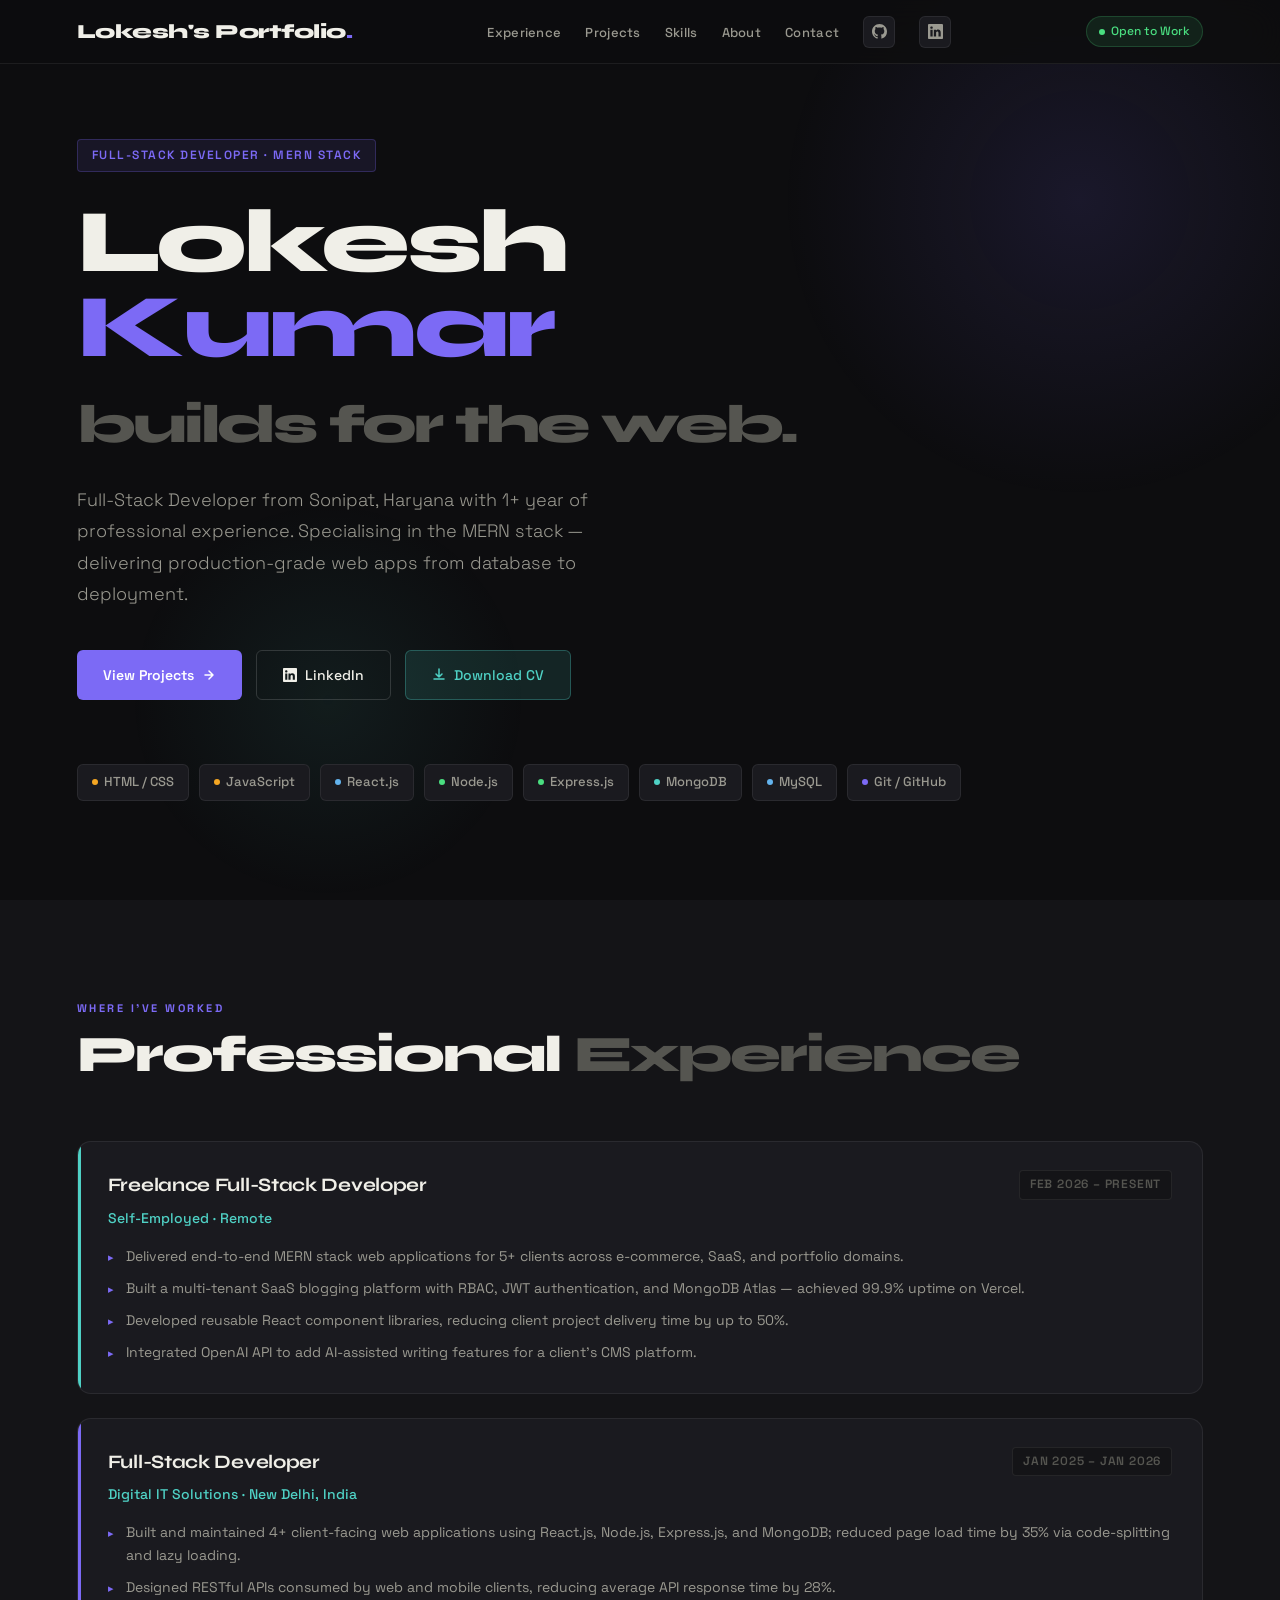
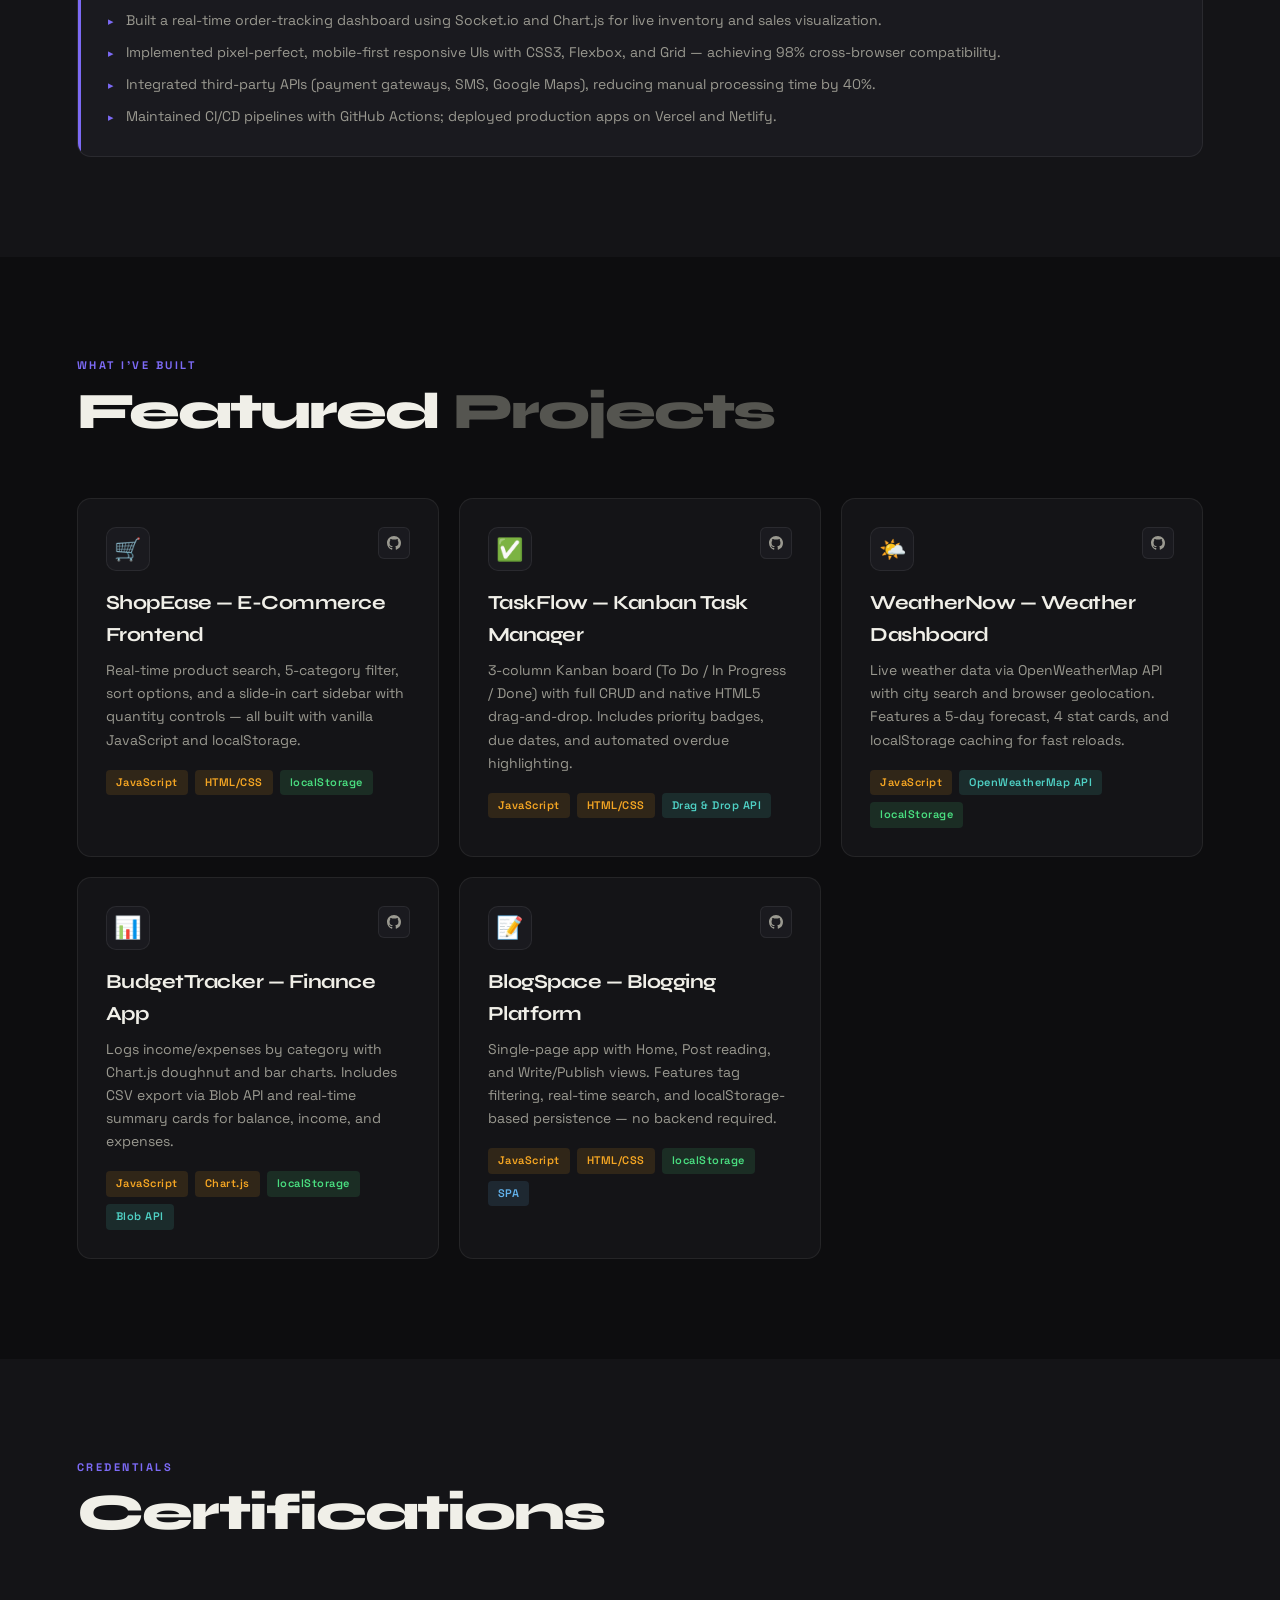
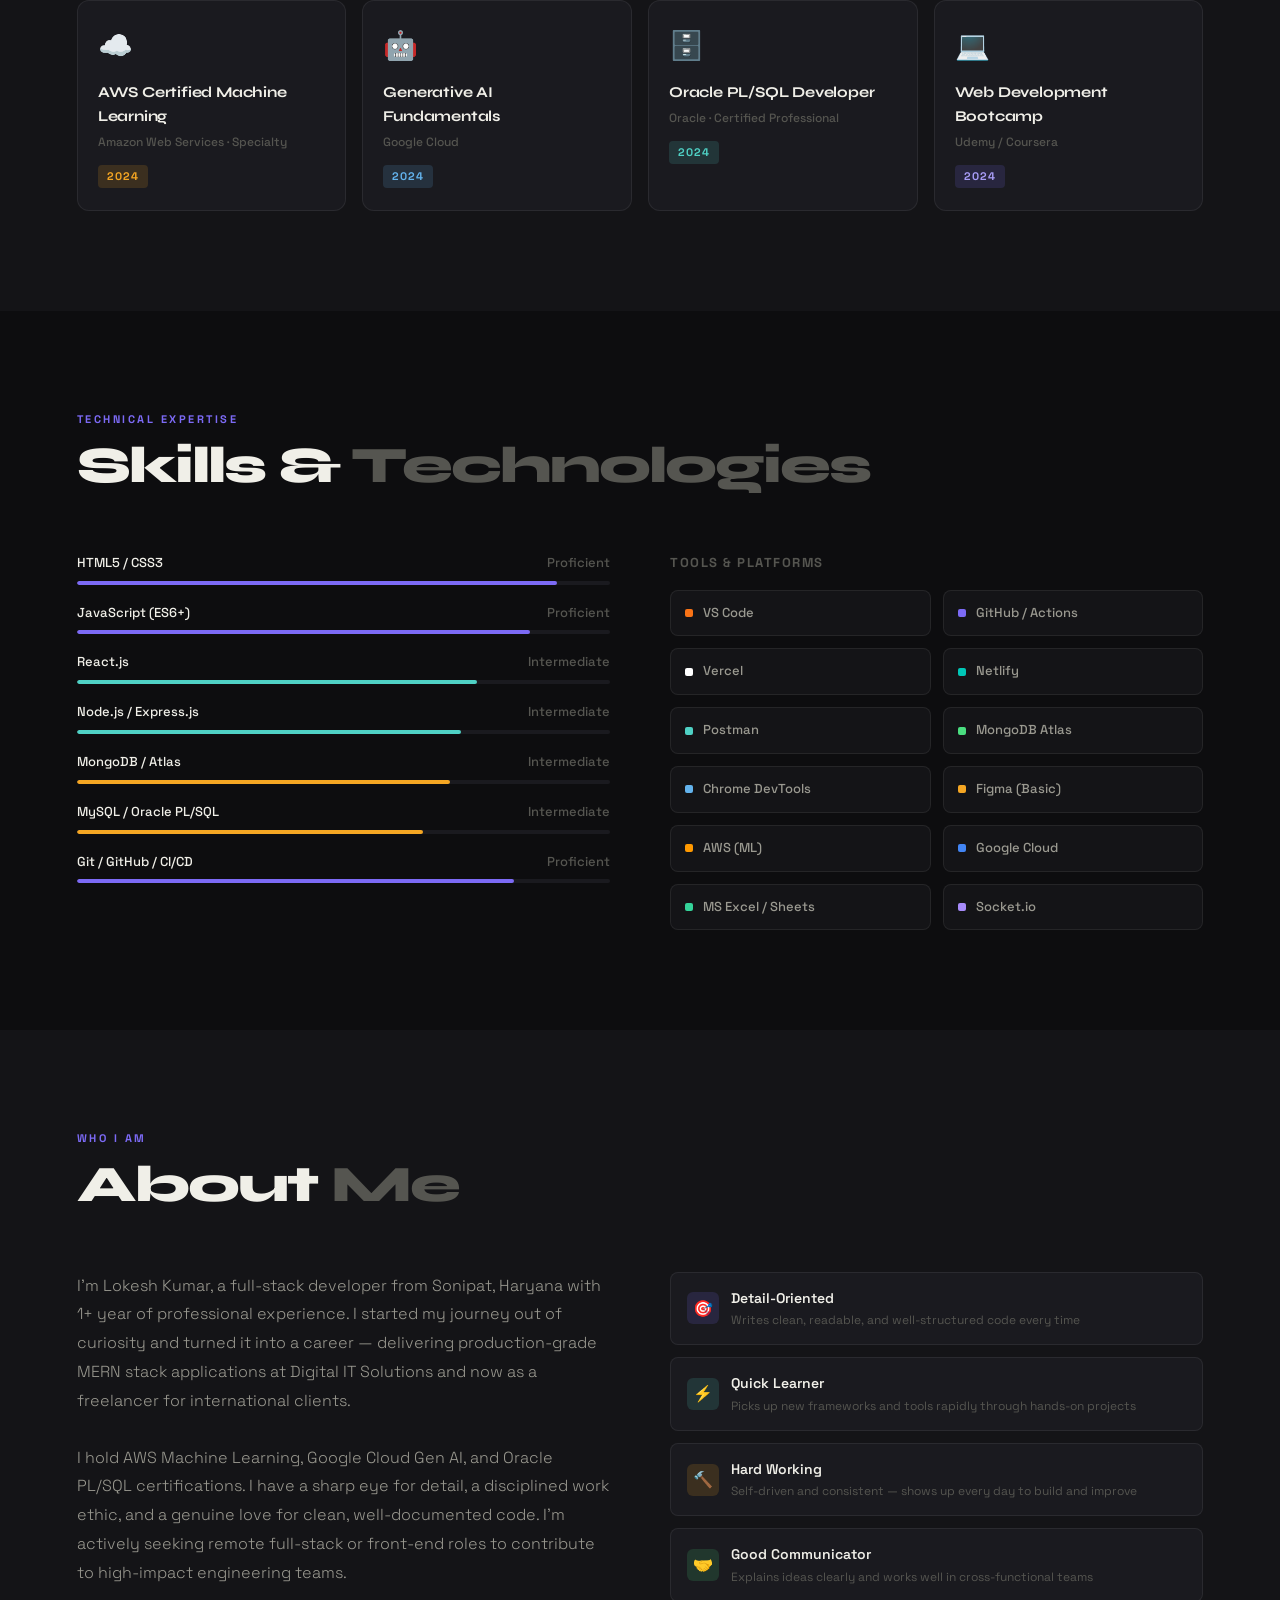
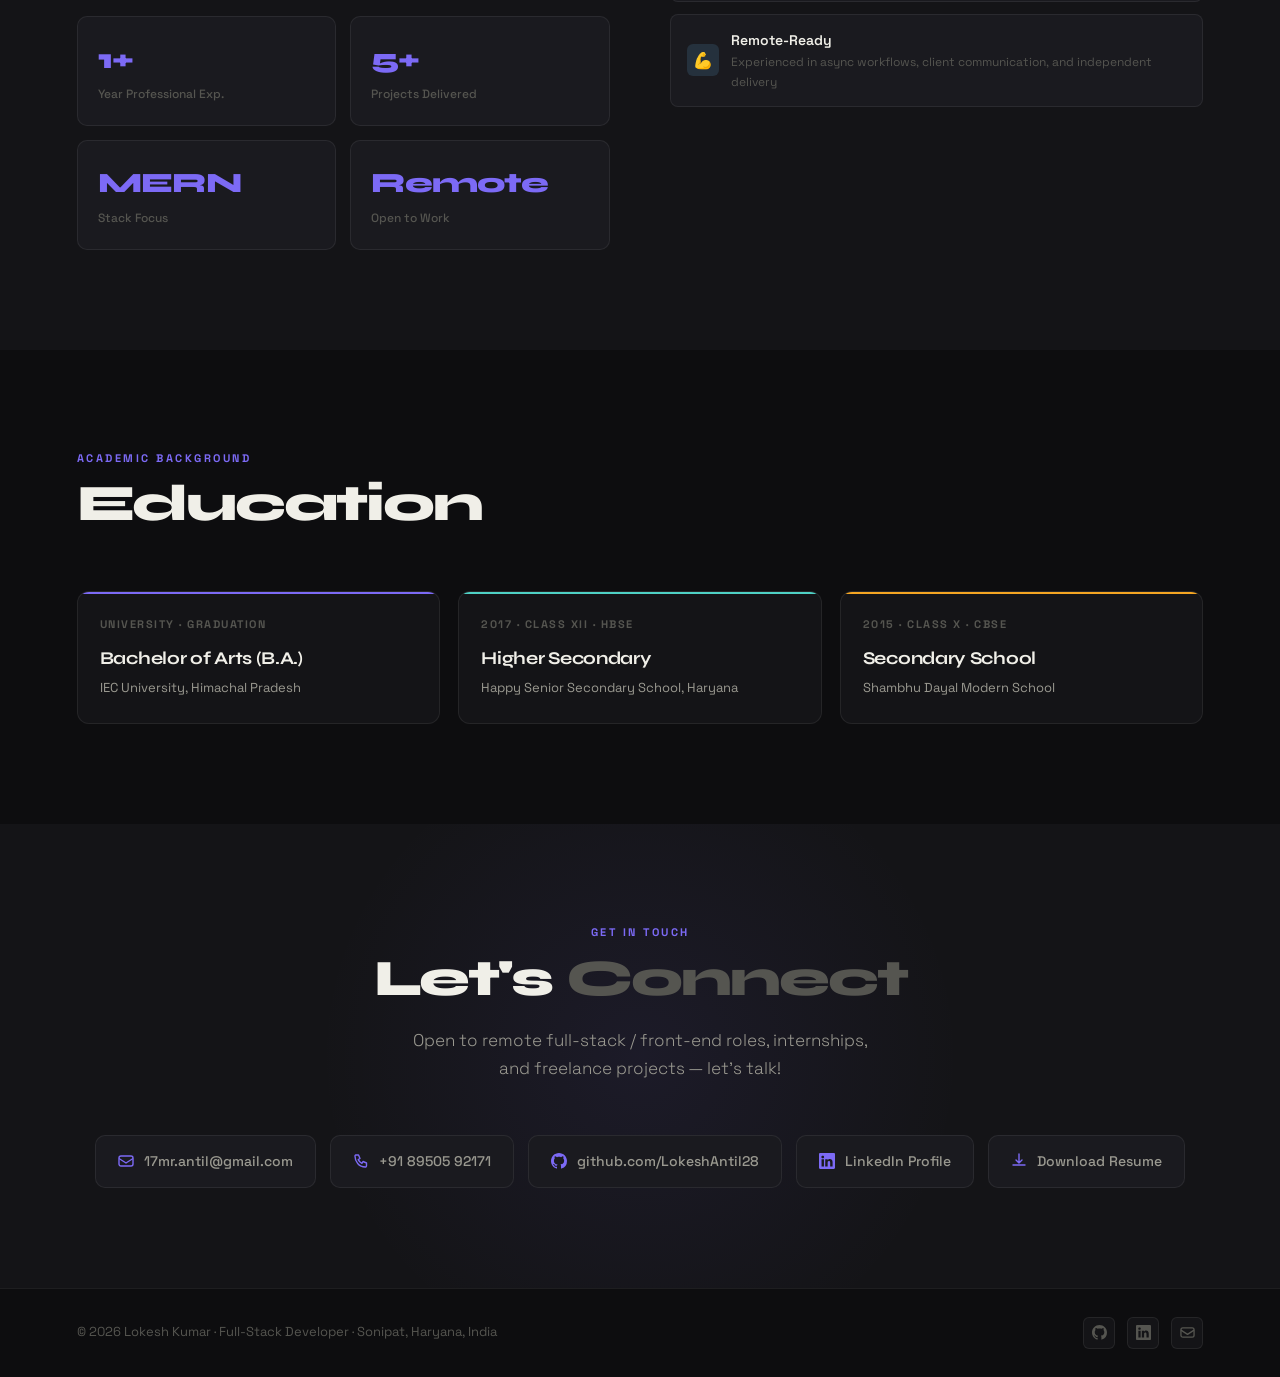
<file: index.html>
<!DOCTYPE html>
<html lang="en">
<head>
<meta charset="UTF-8">
<meta name="viewport" content="width=device-width, initial-scale=1.0">
<title>Lokesh Kumar — Full-Stack Developer</title>
<link href="https://fonts.googleapis.com/css2?family=Space+Grotesk:wght@300;400;500;600;700&family=Syne:wght@700;800&display=swap" rel="stylesheet">
<style>
:root {
  --bg: #0d0d0f;
  --bg2: #141417;
  --bg3: #1a1a1f;
  --border: rgba(255,255,255,0.07);
  --border-hover: rgba(255,255,255,0.15);
  --text: #f0efe8;
  --text-soft: #9a9990;
  --text-muted: #555550;
  --accent: #7c6af5;
  --accent2: #4fd1c5;
  --accent3: #f5a623;
  --accent-glow: rgba(124,106,245,0.15);
  --green: #4ade80;
}
*, *::before, *::after { box-sizing: border-box; margin: 0; padding: 0; }
html { scroll-behavior: smooth; }
body {
  font-family: 'Space Grotesk', sans-serif;
  background: var(--bg);
  color: var(--text);
  line-height: 1.6;
  overflow-x: hidden;
}

/* NAV */
nav {
  position: fixed; top: 0; left: 0; right: 0; z-index: 100;
  display: flex; align-items: center; justify-content: space-between;
  padding: 0 6%;
  height: 64px;
  background: rgba(13,13,15,0.85);
  backdrop-filter: blur(20px);
  border-bottom: 1px solid var(--border);
}
.nav-logo {
  font-family: 'Syne', sans-serif;
  font-size: 20px; font-weight: 800;
  color: var(--text); text-decoration: none;
  letter-spacing: -0.5px;
}
.nav-logo span { color: var(--accent); }
.nav-links { display: flex; gap: 24px; list-style: none; align-items: center; }
.nav-links a {
  font-size: 13px; font-weight: 500;
  color: var(--text-soft); text-decoration: none;
  letter-spacing: 0.3px; transition: color .2s;
}
.nav-links a:hover { color: var(--text); }
.nav-icon-link {
  display: flex; align-items: center; justify-content: center;
  width: 32px; height: 32px; border-radius: 6px;
  background: var(--bg3); border: 1px solid var(--border);
  color: var(--text-soft); text-decoration: none;
  transition: all .2s;
}
.nav-icon-link:hover { border-color: var(--accent); color: var(--accent); }
.nav-icon-link svg { width: 15px; height: 15px; }
.nav-badge {
  display: flex; align-items: center; gap: 6px;
  background: rgba(74,222,128,0.1);
  border: 1px solid rgba(74,222,128,0.2);
  border-radius: 20px; padding: 5px 12px;
  font-size: 12px; font-weight: 500; color: var(--green);
}
.nav-badge::before {
  content: ''; width: 6px; height: 6px;
  border-radius: 50%; background: var(--green);
  animation: pulse 2s ease-in-out infinite;
}
@keyframes pulse { 0%,100%{opacity:1} 50%{opacity:.4} }

/* HERO */
.hero {
  min-height: 100vh;
  display: flex; flex-direction: column; justify-content: center;
  padding: 100px 6% 60px;
  position: relative; overflow: hidden;
}
.hero-glow {
  position: absolute;
  width: 600px; height: 600px; border-radius: 50%;
  background: radial-gradient(circle, rgba(124,106,245,0.12) 0%, transparent 70%);
  top: -100px; right: -100px; pointer-events: none;
}
.hero-glow2 {
  position: absolute;
  width: 400px; height: 400px; border-radius: 50%;
  background: radial-gradient(circle, rgba(79,209,197,0.08) 0%, transparent 70%);
  bottom: 0; left: 10%; pointer-events: none;
}
.hero-tag {
  display: inline-flex; align-items: center; gap: 8px;
  background: rgba(124,106,245,0.1);
  border: 1px solid rgba(124,106,245,0.25);
  border-radius: 4px; padding: 6px 14px;
  font-size: 12px; font-weight: 600; letter-spacing: 1.5px;
  text-transform: uppercase; color: var(--accent);
  margin-bottom: 28px; width: fit-content;
}
h1 {
  font-family: 'Syne', sans-serif;
  font-size: clamp(54px, 7vw, 96px);
  font-weight: 800; line-height: 0.95;
  letter-spacing: -3px; margin-bottom: 28px;
}
h1 .line2 { color: var(--accent); }
h1 .line3 { color: var(--text-muted); font-size: 60%; }
.hero-desc {
  font-size: 18px; color: var(--text-soft);
  max-width: 580px; line-height: 1.75;
  font-weight: 300; margin-bottom: 40px;
}
.hero-actions { display: flex; gap: 14px; flex-wrap: wrap; margin-bottom: 64px; }
.btn-glow {
  display: inline-flex; align-items: center; gap: 8px;
  background: var(--accent); color: #fff;
  padding: 13px 26px; border-radius: 6px;
  font-size: 14px; font-weight: 600; text-decoration: none;
  transition: all .2s;
}
.btn-glow:hover { transform: translateY(-2px); box-shadow: 0 8px 32px rgba(124,106,245,0.35); }
.btn-outline {
  display: inline-flex; align-items: center; gap: 8px;
  border: 1px solid var(--border-hover); color: var(--text);
  padding: 13px 26px; border-radius: 6px;
  font-size: 14px; font-weight: 500; text-decoration: none;
  transition: all .2s;
}
.btn-outline:hover { border-color: var(--accent); color: var(--accent); transform: translateY(-2px); }
.btn-teal {
  display: inline-flex; align-items: center; gap: 8px;
  background: rgba(79,209,197,0.12);
  border: 1px solid rgba(79,209,197,0.3); color: var(--accent2);
  padding: 13px 26px; border-radius: 6px;
  font-size: 14px; font-weight: 500; text-decoration: none;
  transition: all .2s;
}
.btn-teal:hover { background: rgba(79,209,197,0.2); transform: translateY(-2px); }
.tech-strip { display: flex; flex-wrap: wrap; gap: 10px; align-items: center; }
.tech-chip {
  display: flex; align-items: center; gap: 6px;
  background: var(--bg3); border: 1px solid var(--border);
  border-radius: 6px; padding: 7px 14px;
  font-size: 13px; font-weight: 500; color: var(--text-soft);
  transition: all .2s;
}
.tech-chip:hover { border-color: var(--accent); color: var(--text); }
.dot { width: 6px; height: 6px; border-radius: 50%; display: inline-block; }
.dot-purple { background: #7c6af5; }
.dot-teal   { background: #4fd1c5; }
.dot-orange { background: #f5a623; }
.dot-blue   { background: #63b3ed; }
.dot-green  { background: #4ade80; }

/* SECTION SHARED */
section { padding: 100px 6%; }
.sec-label {
  font-size: 11px; font-weight: 700; letter-spacing: 2.5px;
  text-transform: uppercase; color: var(--accent);
  margin-bottom: 10px;
}
h2 {
  font-family: 'Syne', sans-serif;
  font-size: clamp(36px, 4vw, 54px);
  font-weight: 800; letter-spacing: -2px;
  line-height: 1.05; margin-bottom: 60px;
  color: var(--text);
}
h2 .dim { color: var(--text-muted); }

/* ── EXPERIENCE ── */
.experience { background: var(--bg2); }
.exp-timeline { display: flex; flex-direction: column; gap: 24px; }
.exp-card {
  background: var(--bg3); border: 1px solid var(--border);
  border-radius: 14px; padding: 28px 30px;
  position: relative; overflow: hidden;
  transition: border-color .25s, transform .25s;
}
.exp-card:hover { border-color: var(--border-hover); transform: translateY(-3px); }
.exp-stripe { position: absolute; top: 0; left: 0; bottom: 0; width: 3px; }
.stripe-purple { background: var(--accent); }
.stripe-teal   { background: var(--accent2); }
.exp-top {
  display: flex; justify-content: space-between;
  align-items: flex-start; flex-wrap: wrap; gap: 10px;
  margin-bottom: 6px;
}
.exp-role {
  font-family: 'Syne', sans-serif;
  font-size: 19px; font-weight: 700; letter-spacing: -0.3px;
}
.exp-period {
  font-size: 12px; font-weight: 600; letter-spacing: 0.8px;
  text-transform: uppercase; color: var(--text-muted);
  background: var(--bg2); border: 1px solid var(--border);
  border-radius: 4px; padding: 4px 10px; white-space: nowrap;
}
.exp-company {
  font-size: 14px; color: var(--accent2); font-weight: 500;
  margin-bottom: 16px;
}
.exp-bullets { list-style: none; display: flex; flex-direction: column; gap: 9px; }
.exp-bullets li {
  font-size: 14px; color: var(--text-soft);
  line-height: 1.65; padding-left: 18px; position: relative;
}
.exp-bullets li::before {
  content: '▸'; position: absolute; left: 0;
  color: var(--accent); font-size: 11px; top: 3px;
}

/* ── PROJECTS ── */
.projects { background: var(--bg); }
.projects-grid {
  display: grid;
  grid-template-columns: repeat(auto-fit, minmax(320px, 1fr));
  gap: 20px;
}
.project-card {
  background: var(--bg2);
  border: 1px solid var(--border);
  border-radius: 14px; padding: 28px;
  position: relative; overflow: hidden;
  transition: border-color .25s, transform .25s;
}
.project-card:hover { border-color: var(--border-hover); transform: translateY(-4px); }
.project-header {
  display: flex; align-items: flex-start;
  justify-content: space-between; margin-bottom: 16px;
}
.project-icon {
  width: 44px; height: 44px; border-radius: 10px;
  display: flex; align-items: center; justify-content: center;
  font-size: 22px;
  background: var(--bg3); border: 1px solid var(--border);
}
.project-links { display: flex; gap: 8px; }
.proj-link {
  width: 32px; height: 32px; border-radius: 6px;
  background: var(--bg3); border: 1px solid var(--border);
  display: flex; align-items: center; justify-content: center;
  text-decoration: none; color: var(--text-soft);
  font-size: 13px; transition: all .2s;
}
.proj-link:hover { border-color: var(--accent); color: var(--accent); }
.project-title {
  font-family: 'Syne', sans-serif;
  font-size: 20px; font-weight: 700;
  letter-spacing: -0.5px; margin-bottom: 8px;
}
.project-desc {
  font-size: 14px; color: var(--text-soft);
  line-height: 1.65; margin-bottom: 18px;
}
.project-tags { display: flex; flex-wrap: wrap; gap: 7px; }
.ptag {
  font-size: 11px; font-weight: 600; letter-spacing: 0.5px;
  padding: 4px 10px; border-radius: 4px;
}
.ptag-purple { background: rgba(124,106,245,0.12); color: #a89df7; }
.ptag-teal   { background: rgba(79,209,197,0.12);  color: #4fd1c5; }
.ptag-orange { background: rgba(245,166,35,0.12);  color: #f5a623; }
.ptag-green  { background: rgba(74,222,128,0.12);  color: #4ade80; }
.ptag-blue   { background: rgba(99,179,237,0.12);  color: #63b3ed; }

/* ── CERTIFICATIONS ── */
.certs-sec { background: var(--bg2); }
.certs-grid { display: grid; grid-template-columns: repeat(auto-fit, minmax(240px, 1fr)); gap: 16px; }
.cert-card {
  background: var(--bg3); border: 1px solid var(--border);
  border-radius: 12px; padding: 22px 20px;
  transition: border-color .2s, transform .2s; position: relative; overflow: hidden;
}
.cert-card:hover { border-color: var(--border-hover); transform: translateY(-3px); }
.cert-icon { font-size: 28px; margin-bottom: 12px; }
.cert-name {
  font-family: 'Syne', sans-serif;
  font-size: 15px; font-weight: 700; letter-spacing: -0.2px;
  margin-bottom: 5px; color: var(--text);
}
.cert-issuer { font-size: 12px; color: var(--text-muted); font-weight: 500; margin-bottom: 10px; }
.cert-year {
  display: inline-block; font-size: 11px; font-weight: 700;
  letter-spacing: 1px; padding: 3px 9px; border-radius: 4px;
}
.cy-purple { background: rgba(124,106,245,0.15); color: #a89df7; }
.cy-teal   { background: rgba(79,209,197,0.15);  color: #4fd1c5; }
.cy-orange { background: rgba(245,166,35,0.15);  color: #f5a623; }
.cy-blue   { background: rgba(99,179,237,0.15);  color: #63b3ed; }

/* ── SKILLS ── */
.skills-sec { background: var(--bg); }
.skills-layout {
  display: grid; grid-template-columns: 1fr 1fr;
  gap: 60px; align-items: start;
}
.skill-bar-group { display: flex; flex-direction: column; gap: 18px; }
.skill-bar-meta {
  display: flex; justify-content: space-between;
  font-size: 13px; font-weight: 500; margin-bottom: 7px;
}
.skill-bar-meta span:last-child { color: var(--text-muted); }
.skill-track { height: 4px; background: var(--bg3); border-radius: 2px; overflow: hidden; }
.skill-fill { height: 100%; border-radius: 2px; background: var(--accent); }
.skill-fill.teal  { background: var(--accent2); }
.skill-fill.orange { background: var(--accent3); }
.tools-grid { display: grid; grid-template-columns: 1fr 1fr; gap: 12px; }
.tool-item {
  display: flex; align-items: center; gap: 10px;
  background: var(--bg2); border: 1px solid var(--border);
  border-radius: 8px; padding: 12px 14px;
  font-size: 13px; font-weight: 500; color: var(--text-soft);
  transition: all .2s;
}
.tool-item:hover { border-color: var(--border-hover); color: var(--text); }
.tool-dot { width: 8px; height: 8px; border-radius: 2px; flex-shrink: 0; }

/* ── ABOUT ── */
.about { background: var(--bg2); }
.about-grid { display: grid; grid-template-columns: 1fr 1fr; gap: 60px; align-items: start; }
.about-desc {
  font-size: 16px; color: var(--text-soft);
  line-height: 1.8; margin-bottom: 28px; font-weight: 300;
}
.about-stats { display: grid; grid-template-columns: 1fr 1fr; gap: 14px; }
.astat {
  background: var(--bg3); border: 1px solid var(--border);
  border-radius: 10px; padding: 20px;
}
.astat .num {
  font-family: 'Syne', sans-serif;
  font-size: 28px; font-weight: 800;
  letter-spacing: -1px; color: var(--accent);
}
.astat .lbl { font-size: 12px; color: var(--text-muted); font-weight: 500; margin-top: 4px; }
.strength-list { display: flex; flex-direction: column; gap: 12px; }
.strength-row {
  display: flex; align-items: center; gap: 12px;
  background: var(--bg3); border: 1px solid var(--border);
  border-radius: 8px; padding: 14px 16px;
  transition: border-color .2s;
}
.strength-row:hover { border-color: var(--border-hover); }
.s-icon {
  width: 32px; height: 32px; border-radius: 6px;
  display: flex; align-items: center; justify-content: center;
  font-size: 16px; flex-shrink: 0;
}
.s-icon.purple { background: rgba(124,106,245,0.15); }
.s-icon.teal   { background: rgba(79,209,197,0.15); }
.s-icon.orange { background: rgba(245,166,35,0.15); }
.s-icon.green  { background: rgba(74,222,128,0.15); }
.s-icon.blue   { background: rgba(99,179,237,0.15); }
.s-name { font-size: 14px; font-weight: 600; margin-bottom: 2px; }
.s-desc { font-size: 12px; color: var(--text-muted); }

/* ── EDUCATION ── */
.education { background: var(--bg); }
.edu-grid { display: grid; grid-template-columns: repeat(auto-fit, minmax(250px, 1fr)); gap: 18px; }
.edu-card {
  background: var(--bg2); border: 1px solid var(--border);
  border-radius: 12px; padding: 24px 22px;
  position: relative; overflow: hidden;
  transition: border-color .2s, transform .2s;
}
.edu-card:hover { border-color: var(--border-hover); transform: translateY(-3px); }
.edu-stripe { position: absolute; top: 0; left: 0; right: 0; height: 2px; }
.stripe-orange { background: var(--accent3); }
.edu-year {
  font-size: 11px; font-weight: 700; letter-spacing: 1.5px;
  text-transform: uppercase; color: var(--text-muted); margin-bottom: 10px;
}
.edu-degree {
  font-family: 'Syne', sans-serif;
  font-size: 18px; font-weight: 700; letter-spacing: -0.3px;
  margin-bottom: 6px; color: var(--text);
}
.edu-inst { font-size: 13px; color: var(--text-soft); }

/* ── CONTACT ── */
.contact { background: var(--bg2); text-align: center; position: relative; overflow: hidden; }
.contact-glow {
  position: absolute; width: 700px; height: 700px; border-radius: 50%;
  background: radial-gradient(circle, rgba(124,106,245,0.08) 0%, transparent 65%);
  top: 50%; left: 50%; transform: translate(-50%, -50%);
  pointer-events: none;
}
.contact h2 { position: relative; }
.contact-sub {
  font-size: 17px; color: var(--text-soft);
  max-width: 480px; margin: -40px auto 52px;
  line-height: 1.7; font-weight: 300; position: relative;
}
.contact-cards {
  display: flex; justify-content: center;
  gap: 14px; flex-wrap: wrap; position: relative;
}
.ccard {
  display: flex; align-items: center; gap: 10px;
  background: var(--bg3); border: 1px solid var(--border);
  border-radius: 10px; padding: 14px 22px;
  font-size: 14px; font-weight: 500;
  text-decoration: none; color: var(--text-soft);
  transition: all .2s;
}
.ccard:hover { border-color: var(--accent); color: var(--text); transform: translateY(-2px); }
.ccard svg { width: 16px; height: 16px; flex-shrink: 0; color: var(--accent); }

/* ── FOOTER ── */
footer {
  background: var(--bg); border-top: 1px solid var(--border);
  padding: 28px 6%;
  display: flex; align-items: center; justify-content: space-between;
  flex-wrap: wrap; gap: 14px;
}
.footer-text { font-size: 13px; color: var(--text-muted); }
.footer-links { display: flex; gap: 12px; }
.footer-link {
  width: 32px; height: 32px; border-radius: 6px;
  background: var(--bg2); border: 1px solid var(--border);
  display: flex; align-items: center; justify-content: center;
  text-decoration: none; color: var(--text-muted);
  transition: all .2s;
}
.footer-link:hover { border-color: var(--accent); color: var(--accent); }
.footer-link svg { width: 15px; height: 15px; }

/* ── ANIMATIONS ── */
@keyframes fadeUp { from { opacity:0; transform:translateY(20px); } to { opacity:1; transform:translateY(0); } }
.hero > * { animation: fadeUp .6s ease both; }
.hero > *:nth-child(2) { animation-delay:.05s; }
.hero > *:nth-child(3) { animation-delay:.15s; }
.hero > *:nth-child(4) { animation-delay:.2s; }
.hero > *:nth-child(5) { animation-delay:.28s; }
.hero > *:nth-child(6) { animation-delay:.35s; }
.hero > *:nth-child(7) { animation-delay:.42s; }

@media (max-width: 768px) {
  .skills-layout, .about-grid { grid-template-columns: 1fr; gap: 36px; }
  .nav-links, .nav-badge { display: none; }
  h1 { letter-spacing: -2px; }
  footer { justify-content: center; text-align: center; }
}
</style>
</head>
<body>

<!-- ───────────────── NAV ───────────────── -->
<nav>
  <a class="nav-logo" href="#">Lokesh's Portfolio<span>.</span></a>
  <ul class="nav-links">
    <li><a href="#experience">Experience</a></li>
    <li><a href="#projects">Projects</a></li>
    <li><a href="#skills">Skills</a></li>
    <li><a href="#about">About</a></li>
    <li><a href="#contact">Contact</a></li>
    <!-- GitHub icon -->
    <li>
      <a href="https://github.com/LokeshAntil28" target="_blank" rel="noopener" class="nav-icon-link" title="GitHub">
        <svg viewBox="0 0 16 16" fill="currentColor"><path d="M8 0C3.58 0 0 3.58 0 8c0 3.54 2.29 6.53 5.47 7.59.4.07.55-.17.55-.38 0-.19-.01-.82-.01-1.49-2.01.37-2.53-.49-2.69-.94-.09-.23-.48-.94-.82-1.13-.28-.15-.68-.52-.01-.53.63-.01 1.08.58 1.23.82.72 1.21 1.87.87 2.33.66.07-.52.28-.87.51-1.07-1.78-.2-3.64-.89-3.64-3.95 0-.87.31-1.59.82-2.15-.08-.2-.36-1.02.08-2.12 0 0 .67-.21 2.2.82.64-.18 1.32-.27 2-.27.68 0 1.36.09 2 .27 1.53-1.04 2.2-.82 2.2-.82.44 1.1.16 1.92.08 2.12.51.56.82 1.27.82 2.15 0 3.07-1.87 3.75-3.65 3.95.29.25.54.73.54 1.48 0 1.07-.01 1.93-.01 2.2 0 .21.15.46.55.38A8.013 8.013 0 0016 8c0-4.42-3.58-8-8-8z"/></svg>
      </a>
    </li>
    <!-- LinkedIn icon -->
    <li>
      <a href="https://www.linkedin.com/in/lokesh-kumar8950592171/" target="_blank" rel="noopener" class="nav-icon-link" title="LinkedIn">
        <svg viewBox="0 0 16 16" fill="currentColor"><path d="M0 1.146C0 .513.526 0 1.175 0h13.65C15.474 0 16 .513 16 1.146v13.708c0 .633-.526 1.146-1.175 1.146H1.175C.526 16 0 15.487 0 14.854V1.146zm4.943 12.248V6.169H2.542v7.225h2.401zm-1.2-8.212c.837 0 1.358-.554 1.358-1.248-.015-.709-.52-1.248-1.342-1.248-.822 0-1.359.54-1.359 1.248 0 .694.521 1.248 1.327 1.248h.016zm4.908 8.212V9.359c0-.216.016-.432.08-.586.173-.431.568-.878 1.232-.878.869 0 1.216.662 1.216 1.634v3.865h2.401V9.25c0-2.22-1.184-3.252-2.764-3.252-1.274 0-1.845.7-2.165 1.193v.025h-.016a5.54 5.54 0 0 1 .016-.025V6.169h-2.4c.03.678 0 7.225 0 7.225h2.4z"/></svg>
      </a>
    </li>
  </ul>
  <span class="nav-badge">Open to Work</span>
</nav>

<!-- ───────────────── HERO ───────────────── -->
<section class="hero">
  <div class="hero-glow"></div>
  <div class="hero-glow2"></div>
  <span class="hero-tag">Full-Stack Developer · MERN Stack</span>
  <h1>
    <span>Lokesh</span><br>
    <span class="line2">Kumar</span><br>
    <span class="line3">builds for the web.</span>
  </h1>
  <p class="hero-desc">
    Full-Stack Developer from Sonipat, Haryana with 1+ year of professional experience. Specialising in the MERN stack — delivering production-grade web apps from database to deployment.
  </p>
  <div class="hero-actions">
    <a href="#projects" class="btn-glow">
      View Projects
      <svg width="14" height="14" viewBox="0 0 14 14" fill="none"><path d="M3 7h8M7 3l4 4-4 4" stroke="currentColor" stroke-width="1.5" stroke-linecap="round" stroke-linejoin="round"/></svg>
    </a>
    <a href="https://www.linkedin.com/in/lokesh-kumar8950592171/" target="_blank" rel="noopener" class="btn-outline">
      <svg width="14" height="14" viewBox="0 0 16 16" fill="currentColor"><path d="M0 1.146C0 .513.526 0 1.175 0h13.65C15.474 0 16 .513 16 1.146v13.708c0 .633-.526 1.146-1.175 1.146H1.175C.526 16 0 15.487 0 14.854V1.146zm4.943 12.248V6.169H2.542v7.225h2.401zm-1.2-8.212c.837 0 1.358-.554 1.358-1.248-.015-.709-.52-1.248-1.342-1.248-.822 0-1.359.54-1.359 1.248 0 .694.521 1.248 1.327 1.248h.016zm4.908 8.212V9.359c0-.216.016-.432.08-.586.173-.431.568-.878 1.232-.878.869 0 1.216.662 1.216 1.634v3.865h2.401V9.25c0-2.22-1.184-3.252-2.764-3.252-1.274 0-1.845.7-2.165 1.193v.025h-.016a5.54 5.54 0 0 1 .016-.025V6.169h-2.4c.03.678 0 7.225 0 7.225h2.4z"/></svg>
      LinkedIn
    </a>
    <a href="Lokesh_Kumar_Resume.pdf" download class="btn-teal">
      <svg width="14" height="14" viewBox="0 0 14 14" fill="none"><path d="M7 1v8M4 6l3 3 3-3M2 11h10" stroke="currentColor" stroke-width="1.5" stroke-linecap="round" stroke-linejoin="round"/></svg>
      Download CV
    </a>
  </div>
  <div class="tech-strip">
    <div class="tech-chip"><span class="dot dot-orange"></span>HTML / CSS</div>
    <div class="tech-chip"><span class="dot dot-orange"></span>JavaScript</div>
    <div class="tech-chip"><span class="dot dot-blue"></span>React.js</div>
    <div class="tech-chip"><span class="dot dot-green"></span>Node.js</div>
    <div class="tech-chip"><span class="dot dot-green"></span>Express.js</div>
    <div class="tech-chip"><span class="dot dot-teal"></span>MongoDB</div>
    <div class="tech-chip"><span class="dot dot-blue"></span>MySQL</div>
    <div class="tech-chip"><span class="dot dot-purple"></span>Git / GitHub</div>
  </div>
</section>

<!-- ───────────────── EXPERIENCE ───────────────── -->
<section class="experience" id="experience">
  <div class="sec-label">Where I've Worked</div>
  <h2>Professional <span class="dim">Experience</span></h2>
  <div class="exp-timeline">

    <div class="exp-card">
      <div class="exp-stripe stripe-teal"></div>
      <div class="exp-top">
        <div class="exp-role">Freelance Full-Stack Developer</div>
        <span class="exp-period">Feb 2026 – Present</span>
      </div>
      <div class="exp-company">Self-Employed · Remote</div>
      <ul class="exp-bullets">
        <li>Delivered end-to-end MERN stack web applications for 5+ clients across e-commerce, SaaS, and portfolio domains.</li>
        <li>Built a multi-tenant SaaS blogging platform with RBAC, JWT authentication, and MongoDB Atlas — achieved 99.9% uptime on Vercel.</li>
        <li>Developed reusable React component libraries, reducing client project delivery time by up to 50%.</li>
        <li>Integrated OpenAI API to add AI-assisted writing features for a client's CMS platform.</li>
      </ul>
    </div>

    <div class="exp-card">
      <div class="exp-stripe stripe-purple"></div>
      <div class="exp-top">
        <div class="exp-role">Full-Stack Developer</div>
        <span class="exp-period">Jan 2025 – Jan 2026</span>
      </div>
      <div class="exp-company">Digital IT Solutions · New Delhi, India</div>
      <ul class="exp-bullets">
        <li>Built and maintained 4+ client-facing web applications using React.js, Node.js, Express.js, and MongoDB; reduced page load time by 35% via code-splitting and lazy loading.</li>
        <li>Designed RESTful APIs consumed by web and mobile clients, reducing average API response time by 28%.</li>
        <li>Built a real-time order-tracking dashboard using Socket.io and Chart.js for live inventory and sales visualization.</li>
        <li>Implemented pixel-perfect, mobile-first responsive UIs with CSS3, Flexbox, and Grid — achieving 98% cross-browser compatibility.</li>
        <li>Integrated third-party APIs (payment gateways, SMS, Google Maps), reducing manual processing time by 40%.</li>
        <li>Maintained CI/CD pipelines with GitHub Actions; deployed production apps on Vercel and Netlify.</li>
      </ul>
    </div>

  </div>
</section>

<!-- ───────────────── PROJECTS ───────────────── -->
<section class="projects" id="projects">
  <div class="sec-label">What I've Built</div>
  <h2>Featured <span class="dim">Projects</span></h2>
  <div class="projects-grid">

    <div class="project-card">
      <div class="project-header">
        <div class="project-icon">🛒</div>
        <div class="project-links">
          <a href="https://github.com/LokeshAntil28" target="_blank" rel="noopener" class="proj-link" title="GitHub">
            <svg width="14" height="14" viewBox="0 0 16 16" fill="currentColor"><path d="M8 0C3.58 0 0 3.58 0 8c0 3.54 2.29 6.53 5.47 7.59.4.07.55-.17.55-.38 0-.19-.01-.82-.01-1.49-2.01.37-2.53-.49-2.69-.94-.09-.23-.48-.94-.82-1.13-.28-.15-.68-.52-.01-.53.63-.01 1.08.58 1.23.82.72 1.21 1.87.87 2.33.66.07-.52.28-.87.51-1.07-1.78-.2-3.64-.89-3.64-3.95 0-.87.31-1.59.82-2.15-.08-.2-.36-1.02.08-2.12 0 0 .67-.21 2.2.82.64-.18 1.32-.27 2-.27.68 0 1.36.09 2 .27 1.53-1.04 2.2-.82 2.2-.82.44 1.1.16 1.92.08 2.12.51.56.82 1.27.82 2.15 0 3.07-1.87 3.75-3.65 3.95.29.25.54.73.54 1.48 0 1.07-.01 1.93-.01 2.2 0 .21.15.46.55.38A8.013 8.013 0 0016 8c0-4.42-3.58-8-8-8z"/></svg>
          </a>
        </div>
      </div>
      <div class="project-title">ShopEase — E-Commerce Frontend</div>
      <div class="project-desc">Real-time product search, 5-category filter, sort options, and a slide-in cart sidebar with quantity controls — all built with vanilla JavaScript and localStorage.</div>
      <div class="project-tags">
        <span class="ptag ptag-orange">JavaScript</span>
        <span class="ptag ptag-orange">HTML/CSS</span>
        <span class="ptag ptag-green">localStorage</span>
      </div>
    </div>

    <div class="project-card">
      <div class="project-header">
        <div class="project-icon">✅</div>
        <div class="project-links">
          <a href="https://github.com/LokeshAntil28" target="_blank" rel="noopener" class="proj-link" title="GitHub">
            <svg width="14" height="14" viewBox="0 0 16 16" fill="currentColor"><path d="M8 0C3.58 0 0 3.58 0 8c0 3.54 2.29 6.53 5.47 7.59.4.07.55-.17.55-.38 0-.19-.01-.82-.01-1.49-2.01.37-2.53-.49-2.69-.94-.09-.23-.48-.94-.82-1.13-.28-.15-.68-.52-.01-.53.63-.01 1.08.58 1.23.82.72 1.21 1.87.87 2.33.66.07-.52.28-.87.51-1.07-1.78-.2-3.64-.89-3.64-3.95 0-.87.31-1.59.82-2.15-.08-.2-.36-1.02.08-2.12 0 0 .67-.21 2.2.82.64-.18 1.32-.27 2-.27.68 0 1.36.09 2 .27 1.53-1.04 2.2-.82 2.2-.82.44 1.1.16 1.92.08 2.12.51.56.82 1.27.82 2.15 0 3.07-1.87 3.75-3.65 3.95.29.25.54.73.54 1.48 0 1.07-.01 1.93-.01 2.2 0 .21.15.46.55.38A8.013 8.013 0 0016 8c0-4.42-3.58-8-8-8z"/></svg>
          </a>
        </div>
      </div>
      <div class="project-title">TaskFlow — Kanban Task Manager</div>
      <div class="project-desc">3-column Kanban board (To Do / In Progress / Done) with full CRUD and native HTML5 drag-and-drop. Includes priority badges, due dates, and automated overdue highlighting.</div>
      <div class="project-tags">
        <span class="ptag ptag-orange">JavaScript</span>
        <span class="ptag ptag-orange">HTML/CSS</span>
        <span class="ptag ptag-teal">Drag &amp; Drop API</span>
      </div>
    </div>

    <div class="project-card">
      <div class="project-header">
        <div class="project-icon">🌤️</div>
        <div class="project-links">
          <a href="https://github.com/LokeshAntil28" target="_blank" rel="noopener" class="proj-link" title="GitHub">
            <svg width="14" height="14" viewBox="0 0 16 16" fill="currentColor"><path d="M8 0C3.58 0 0 3.58 0 8c0 3.54 2.29 6.53 5.47 7.59.4.07.55-.17.55-.38 0-.19-.01-.82-.01-1.49-2.01.37-2.53-.49-2.69-.94-.09-.23-.48-.94-.82-1.13-.28-.15-.68-.52-.01-.53.63-.01 1.08.58 1.23.82.72 1.21 1.87.87 2.33.66.07-.52.28-.87.51-1.07-1.78-.2-3.64-.89-3.64-3.95 0-.87.31-1.59.82-2.15-.08-.2-.36-1.02.08-2.12 0 0 .67-.21 2.2.82.64-.18 1.32-.27 2-.27.68 0 1.36.09 2 .27 1.53-1.04 2.2-.82 2.2-.82.44 1.1.16 1.92.08 2.12.51.56.82 1.27.82 2.15 0 3.07-1.87 3.75-3.65 3.95.29.25.54.73.54 1.48 0 1.07-.01 1.93-.01 2.2 0 .21.15.46.55.38A8.013 8.013 0 0016 8c0-4.42-3.58-8-8-8z"/></svg>
          </a>
        </div>
      </div>
      <div class="project-title">WeatherNow — Weather Dashboard</div>
      <div class="project-desc">Live weather data via OpenWeatherMap API with city search and browser geolocation. Features a 5-day forecast, 4 stat cards, and localStorage caching for fast reloads.</div>
      <div class="project-tags">
        <span class="ptag ptag-orange">JavaScript</span>
        <span class="ptag ptag-teal">OpenWeatherMap API</span>
        <span class="ptag ptag-green">localStorage</span>
      </div>
    </div>

    <div class="project-card">
      <div class="project-header">
        <div class="project-icon">📊</div>
        <div class="project-links">
          <a href="https://github.com/LokeshAntil28" target="_blank" rel="noopener" class="proj-link" title="GitHub">
            <svg width="14" height="14" viewBox="0 0 16 16" fill="currentColor"><path d="M8 0C3.58 0 0 3.58 0 8c0 3.54 2.29 6.53 5.47 7.59.4.07.55-.17.55-.38 0-.19-.01-.82-.01-1.49-2.01.37-2.53-.49-2.69-.94-.09-.23-.48-.94-.82-1.13-.28-.15-.68-.52-.01-.53.63-.01 1.08.58 1.23.82.72 1.21 1.87.87 2.33.66.07-.52.28-.87.51-1.07-1.78-.2-3.64-.89-3.64-3.95 0-.87.31-1.59.82-2.15-.08-.2-.36-1.02.08-2.12 0 0 .67-.21 2.2.82.64-.18 1.32-.27 2-.27.68 0 1.36.09 2 .27 1.53-1.04 2.2-.82 2.2-.82.44 1.1.16 1.92.08 2.12.51.56.82 1.27.82 2.15 0 3.07-1.87 3.75-3.65 3.95.29.25.54.73.54 1.48 0 1.07-.01 1.93-.01 2.2 0 .21.15.46.55.38A8.013 8.013 0 0016 8c0-4.42-3.58-8-8-8z"/></svg>
          </a>
        </div>
      </div>
      <div class="project-title">BudgetTracker — Finance App</div>
      <div class="project-desc">Logs income/expenses by category with Chart.js doughnut and bar charts. Includes CSV export via Blob API and real-time summary cards for balance, income, and expenses.</div>
      <div class="project-tags">
        <span class="ptag ptag-orange">JavaScript</span>
        <span class="ptag ptag-orange">Chart.js</span>
        <span class="ptag ptag-green">localStorage</span>
        <span class="ptag ptag-teal">Blob API</span>
      </div>
    </div>

    <div class="project-card">
      <div class="project-header">
        <div class="project-icon">📝</div>
        <div class="project-links">
          <a href="https://github.com/LokeshAntil28" target="_blank" rel="noopener" class="proj-link" title="GitHub">
            <svg width="14" height="14" viewBox="0 0 16 16" fill="currentColor"><path d="M8 0C3.58 0 0 3.58 0 8c0 3.54 2.29 6.53 5.47 7.59.4.07.55-.17.55-.38 0-.19-.01-.82-.01-1.49-2.01.37-2.53-.49-2.69-.94-.09-.23-.48-.94-.82-1.13-.28-.15-.68-.52-.01-.53.63-.01 1.08.58 1.23.82.72 1.21 1.87.87 2.33.66.07-.52.28-.87.51-1.07-1.78-.2-3.64-.89-3.64-3.95 0-.87.31-1.59.82-2.15-.08-.2-.36-1.02.08-2.12 0 0 .67-.21 2.2.82.64-.18 1.32-.27 2-.27.68 0 1.36.09 2 .27 1.53-1.04 2.2-.82 2.2-.82.44 1.1.16 1.92.08 2.12.51.56.82 1.27.82 2.15 0 3.07-1.87 3.75-3.65 3.95.29.25.54.73.54 1.48 0 1.07-.01 1.93-.01 2.2 0 .21.15.46.55.38A8.013 8.013 0 0016 8c0-4.42-3.58-8-8-8z"/></svg>
          </a>
        </div>
      </div>
      <div class="project-title">BlogSpace — Blogging Platform</div>
      <div class="project-desc">Single-page app with Home, Post reading, and Write/Publish views. Features tag filtering, real-time search, and localStorage-based persistence — no backend required.</div>
      <div class="project-tags">
        <span class="ptag ptag-orange">JavaScript</span>
        <span class="ptag ptag-orange">HTML/CSS</span>
        <span class="ptag ptag-green">localStorage</span>
        <span class="ptag ptag-blue">SPA</span>
      </div>
    </div>

  </div>
</section>

<!-- ───────────────── CERTIFICATIONS ───────────────── -->
<section class="certs-sec" id="certifications">
  <div class="sec-label">Credentials</div>
  <h2>Certifications</h2>
  <div class="certs-grid">

    <div class="cert-card">
      <div class="cert-icon">☁️</div>
      <div class="cert-name">AWS Certified Machine Learning</div>
      <div class="cert-issuer">Amazon Web Services · Specialty</div>
      <span class="cert-year cy-orange">2024</span>
    </div>

    <div class="cert-card">
      <div class="cert-icon">🤖</div>
      <div class="cert-name">Generative AI Fundamentals</div>
      <div class="cert-issuer">Google Cloud</div>
      <span class="cert-year cy-blue">2024</span>
    </div>

    <div class="cert-card">
      <div class="cert-icon">🗄️</div>
      <div class="cert-name">Oracle PL/SQL Developer</div>
      <div class="cert-issuer">Oracle · Certified Professional</div>
      <span class="cert-year cy-teal">2024</span>
    </div>

    <div class="cert-card">
      <div class="cert-icon">💻</div>
      <div class="cert-name">Web Development Bootcamp</div>
      <div class="cert-issuer">Udemy / Coursera</div>
      <span class="cert-year cy-purple">2024</span>
    </div>

  </div>
</section>

<!-- ───────────────── SKILLS ───────────────── -->
<section class="skills-sec" id="skills">
  <div class="sec-label">Technical Expertise</div>
  <h2>Skills &amp; <span class="dim">Technologies</span></h2>
  <div class="skills-layout">
    <div>
      <div class="skill-bar-group">
        <div>
          <div class="skill-bar-meta"><span>HTML5 / CSS3</span><span>Proficient</span></div>
          <div class="skill-track"><div class="skill-fill" style="width:90%"></div></div>
        </div>
        <div>
          <div class="skill-bar-meta"><span>JavaScript (ES6+)</span><span>Proficient</span></div>
          <div class="skill-track"><div class="skill-fill" style="width:85%"></div></div>
        </div>
        <div>
          <div class="skill-bar-meta"><span>React.js</span><span>Intermediate</span></div>
          <div class="skill-track"><div class="skill-fill teal" style="width:75%"></div></div>
        </div>
        <div>
          <div class="skill-bar-meta"><span>Node.js / Express.js</span><span>Intermediate</span></div>
          <div class="skill-track"><div class="skill-fill teal" style="width:72%"></div></div>
        </div>
        <div>
          <div class="skill-bar-meta"><span>MongoDB / Atlas</span><span>Intermediate</span></div>
          <div class="skill-track"><div class="skill-fill orange" style="width:70%"></div></div>
        </div>
        <div>
          <div class="skill-bar-meta"><span>MySQL / Oracle PL/SQL</span><span>Intermediate</span></div>
          <div class="skill-track"><div class="skill-fill orange" style="width:65%"></div></div>
        </div>
        <div>
          <div class="skill-bar-meta"><span>Git / GitHub / CI/CD</span><span>Proficient</span></div>
          <div class="skill-track"><div class="skill-fill" style="width:82%"></div></div>
        </div>
      </div>
    </div>
    <div>
      <p style="font-size:13px;color:var(--text-muted);font-weight:700;letter-spacing:1.5px;text-transform:uppercase;margin-bottom:16px;">Tools &amp; Platforms</p>
      <div class="tools-grid">
        <div class="tool-item"><span class="tool-dot" style="background:#f97316"></span>VS Code</div>
        <div class="tool-item"><span class="tool-dot" style="background:#7c6af5"></span>GitHub / Actions</div>
        <div class="tool-item"><span class="tool-dot" style="background:#fff"></span>Vercel</div>
        <div class="tool-item"><span class="tool-dot" style="background:#00c7b7"></span>Netlify</div>
        <div class="tool-item"><span class="tool-dot" style="background:#4fd1c5"></span>Postman</div>
        <div class="tool-item"><span class="tool-dot" style="background:#4ade80"></span>MongoDB Atlas</div>
        <div class="tool-item"><span class="tool-dot" style="background:#63b3ed"></span>Chrome DevTools</div>
        <div class="tool-item"><span class="tool-dot" style="background:#f5a623"></span>Figma (Basic)</div>
        <div class="tool-item"><span class="tool-dot" style="background:#ff9900"></span>AWS (ML)</div>
        <div class="tool-item"><span class="tool-dot" style="background:#4285f4"></span>Google Cloud</div>
        <div class="tool-item"><span class="tool-dot" style="background:#34d399"></span>MS Excel / Sheets</div>
        <div class="tool-item"><span class="tool-dot" style="background:#a78bfa"></span>Socket.io</div>
      </div>
    </div>
  </div>
</section>

<!-- ───────────────── ABOUT ───────────────── -->
<section class="about" id="about">
  <div class="sec-label">Who I Am</div>
  <h2>About <span class="dim">Me</span></h2>
  <div class="about-grid">
    <div>
      <p class="about-desc">
        I'm Lokesh Kumar, a full-stack developer from Sonipat, Haryana with 1+ year of professional experience. I started my journey out of curiosity and turned it into a career — delivering production-grade MERN stack applications at Digital IT Solutions and now as a freelancer for international clients.
      </p>
      <p class="about-desc">
        I hold AWS Machine Learning, Google Cloud Gen AI, and Oracle PL/SQL certifications. I have a sharp eye for detail, a disciplined work ethic, and a genuine love for clean, well-documented code. I'm actively seeking remote full-stack or front-end roles to contribute to high-impact engineering teams.
      </p>
      <div class="about-stats">
        <div class="astat"><div class="num">1+</div><div class="lbl">Year Professional Exp.</div></div>
        <div class="astat"><div class="num">5+</div><div class="lbl">Projects Delivered</div></div>
        <div class="astat"><div class="num">MERN</div><div class="lbl">Stack Focus</div></div>
        <div class="astat"><div class="num">Remote</div><div class="lbl">Open to Work</div></div>
      </div>
    </div>
    <div>
      <div class="strength-list">
        <div class="strength-row">
          <div class="s-icon purple">🎯</div>
          <div>
            <div class="s-name">Detail-Oriented</div>
            <div class="s-desc">Writes clean, readable, and well-structured code every time</div>
          </div>
        </div>
        <div class="strength-row">
          <div class="s-icon teal">⚡</div>
          <div>
            <div class="s-name">Quick Learner</div>
            <div class="s-desc">Picks up new frameworks and tools rapidly through hands-on projects</div>
          </div>
        </div>
        <div class="strength-row">
          <div class="s-icon orange">🔨</div>
          <div>
            <div class="s-name">Hard Working</div>
            <div class="s-desc">Self-driven and consistent — shows up every day to build and improve</div>
          </div>
        </div>
        <div class="strength-row">
          <div class="s-icon green">🤝</div>
          <div>
            <div class="s-name">Good Communicator</div>
            <div class="s-desc">Explains ideas clearly and works well in cross-functional teams</div>
          </div>
        </div>
        <div class="strength-row">
          <div class="s-icon blue">💪</div>
          <div>
            <div class="s-name">Remote-Ready</div>
            <div class="s-desc">Experienced in async workflows, client communication, and independent delivery</div>
          </div>
        </div>
      </div>
    </div>
  </div>
</section>

<!-- ───────────────── EDUCATION ───────────────── -->
<section class="education" id="education">
  <div class="sec-label">Academic Background</div>
  <h2>Education</h2>
  <div class="edu-grid">
    <div class="edu-card">
      <div class="edu-stripe stripe-purple"></div>
      <div class="edu-year">University · Graduation</div>
      <div class="edu-degree">Bachelor of Arts (B.A.)</div>
      <div class="edu-inst">IEC University, Himachal Pradesh</div>
    </div>
    <div class="edu-card">
      <div class="edu-stripe stripe-teal"></div>
      <div class="edu-year">2017 · Class XII · HBSE</div>
      <div class="edu-degree">Higher Secondary</div>
      <div class="edu-inst">Happy Senior Secondary School, Haryana</div>
    </div>
    <div class="edu-card">
      <div class="edu-stripe stripe-orange"></div>
      <div class="edu-year">2015 · Class X · CBSE</div>
      <div class="edu-degree">Secondary School</div>
      <div class="edu-inst">Shambhu Dayal Modern School</div>
    </div>
  </div>
</section>

<!-- ───────────────── CONTACT ───────────────── -->
<section class="contact" id="contact">
  <div class="contact-glow"></div>
  <div class="sec-label" style="text-align:center">Get In Touch</div>
  <h2 style="text-align:center">Let's <span class="dim">Connect</span></h2>
  <p class="contact-sub">Open to remote full-stack / front-end roles, internships, and freelance projects — let's talk!</p>
  <div class="contact-cards">

    <a href="mailto:17mr.antil@gmail.com" class="ccard">
      <svg viewBox="0 0 16 16" fill="none"><rect x="1" y="3" width="14" height="10" rx="2" stroke="currentColor" stroke-width="1.4"/><path d="M1 5.5l7 4.5 7-4.5" stroke="currentColor" stroke-width="1.4" stroke-linejoin="round"/></svg>
      17mr.antil@gmail.com
    </a>

    <a href="tel:+918950592171" class="ccard">
      <svg viewBox="0 0 16 16" fill="none"><path d="M2.5 2h3l1.5 3.5-1.8 1.1c.8 1.7 2 2.9 3.7 3.7L10 8.5 13.5 10v2.8A1.2 1.2 0 0 1 12.2 14C5.8 14 2 8.2 2 3.2A1.2 1.2 0 0 1 2.5 2z" stroke="currentColor" stroke-width="1.4" stroke-linejoin="round"/></svg>
      +91 89505 92171
    </a>

    <a href="https://github.com/LokeshAntil28" target="_blank" rel="noopener" class="ccard">
      <svg viewBox="0 0 16 16" fill="currentColor"><path d="M8 0C3.58 0 0 3.58 0 8c0 3.54 2.29 6.53 5.47 7.59.4.07.55-.17.55-.38 0-.19-.01-.82-.01-1.49-2.01.37-2.53-.49-2.69-.94-.09-.23-.48-.94-.82-1.13-.28-.15-.68-.52-.01-.53.63-.01 1.08.58 1.23.82.72 1.21 1.87.87 2.33.66.07-.52.28-.87.51-1.07-1.78-.2-3.64-.89-3.64-3.95 0-.87.31-1.59.82-2.15-.08-.2-.36-1.02.08-2.12 0 0 .67-.21 2.2.82.64-.18 1.32-.27 2-.27.68 0 1.36.09 2 .27 1.53-1.04 2.2-.82 2.2-.82.44 1.1.16 1.92.08 2.12.51.56.82 1.27.82 2.15 0 3.07-1.87 3.75-3.65 3.95.29.25.54.73.54 1.48 0 1.07-.01 1.93-.01 2.2 0 .21.15.46.55.38A8.013 8.013 0 0016 8c0-4.42-3.58-8-8-8z"/></svg>
      github.com/LokeshAntil28
    </a>

    <a href="https://www.linkedin.com/in/lokesh-kumar8950592171/" target="_blank" rel="noopener" class="ccard">
      <svg viewBox="0 0 16 16" fill="currentColor"><path d="M0 1.146C0 .513.526 0 1.175 0h13.65C15.474 0 16 .513 16 1.146v13.708c0 .633-.526 1.146-1.175 1.146H1.175C.526 16 0 15.487 0 14.854V1.146zm4.943 12.248V6.169H2.542v7.225h2.401zm-1.2-8.212c.837 0 1.358-.554 1.358-1.248-.015-.709-.52-1.248-1.342-1.248-.822 0-1.359.54-1.359 1.248 0 .694.521 1.248 1.327 1.248h.016zm4.908 8.212V9.359c0-.216.016-.432.08-.586.173-.431.568-.878 1.232-.878.869 0 1.216.662 1.216 1.634v3.865h2.401V9.25c0-2.22-1.184-3.252-2.764-3.252-1.274 0-1.845.7-2.165 1.193v.025h-.016a5.54 5.54 0 0 1 .016-.025V6.169h-2.4c.03.678 0 7.225 0 7.225h2.4z"/></svg>
      LinkedIn Profile
    </a>

    <a href="Lokesh_Kumar_Resume.pdf" download class="ccard">
      <svg viewBox="0 0 16 16" fill="none"><path d="M8 1v9M5 7l3 3 3-3M2 12h12" stroke="currentColor" stroke-width="1.4" stroke-linecap="round" stroke-linejoin="round"/></svg>
      Download Resume
    </a>

  </div>
</section>

<!-- ───────────────── FOOTER ───────────────── -->
<footer>
  <p class="footer-text">© 2026 Lokesh Kumar · Full-Stack Developer · Sonipat, Haryana, India</p>
  <div class="footer-links">
    <a href="https://github.com/LokeshAntil28" target="_blank" rel="noopener" class="footer-link" title="GitHub">
      <svg viewBox="0 0 16 16" fill="currentColor"><path d="M8 0C3.58 0 0 3.58 0 8c0 3.54 2.29 6.53 5.47 7.59.4.07.55-.17.55-.38 0-.19-.01-.82-.01-1.49-2.01.37-2.53-.49-2.69-.94-.09-.23-.48-.94-.82-1.13-.28-.15-.68-.52-.01-.53.63-.01 1.08.58 1.23.82.72 1.21 1.87.87 2.33.66.07-.52.28-.87.51-1.07-1.78-.2-3.64-.89-3.64-3.95 0-.87.31-1.59.82-2.15-.08-.2-.36-1.02.08-2.12 0 0 .67-.21 2.2.82.64-.18 1.32-.27 2-.27.68 0 1.36.09 2 .27 1.53-1.04 2.2-.82 2.2-.82.44 1.1.16 1.92.08 2.12.51.56.82 1.27.82 2.15 0 3.07-1.87 3.75-3.65 3.95.29.25.54.73.54 1.48 0 1.07-.01 1.93-.01 2.2 0 .21.15.46.55.38A8.013 8.013 0 0016 8c0-4.42-3.58-8-8-8z"/></svg>
    </a>
    <a href="https://www.linkedin.com/in/lokesh-kumar8950592171/" target="_blank" rel="noopener" class="footer-link" title="LinkedIn">
      <svg viewBox="0 0 16 16" fill="currentColor"><path d="M0 1.146C0 .513.526 0 1.175 0h13.65C15.474 0 16 .513 16 1.146v13.708c0 .633-.526 1.146-1.175 1.146H1.175C.526 16 0 15.487 0 14.854V1.146zm4.943 12.248V6.169H2.542v7.225h2.401zm-1.2-8.212c.837 0 1.358-.554 1.358-1.248-.015-.709-.52-1.248-1.342-1.248-.822 0-1.359.54-1.359 1.248 0 .694.521 1.248 1.327 1.248h.016zm4.908 8.212V9.359c0-.216.016-.432.08-.586.173-.431.568-.878 1.232-.878.869 0 1.216.662 1.216 1.634v3.865h2.401V9.25c0-2.22-1.184-3.252-2.764-3.252-1.274 0-1.845.7-2.165 1.193v.025h-.016a5.54 5.54 0 0 1 .016-.025V6.169h-2.4c.03.678 0 7.225 0 7.225h2.4z"/></svg>
    </a>
    <a href="mailto:17mr.antil@gmail.com" class="footer-link" title="Email">
      <svg viewBox="0 0 16 16" fill="none"><rect x="1" y="3" width="14" height="10" rx="2" stroke="currentColor" stroke-width="1.4"/><path d="M1 5.5l7 4.5 7-4.5" stroke="currentColor" stroke-width="1.4" stroke-linejoin="round"/></svg>
    </a>
  </div>
</footer>

</body>
</html>
</file>
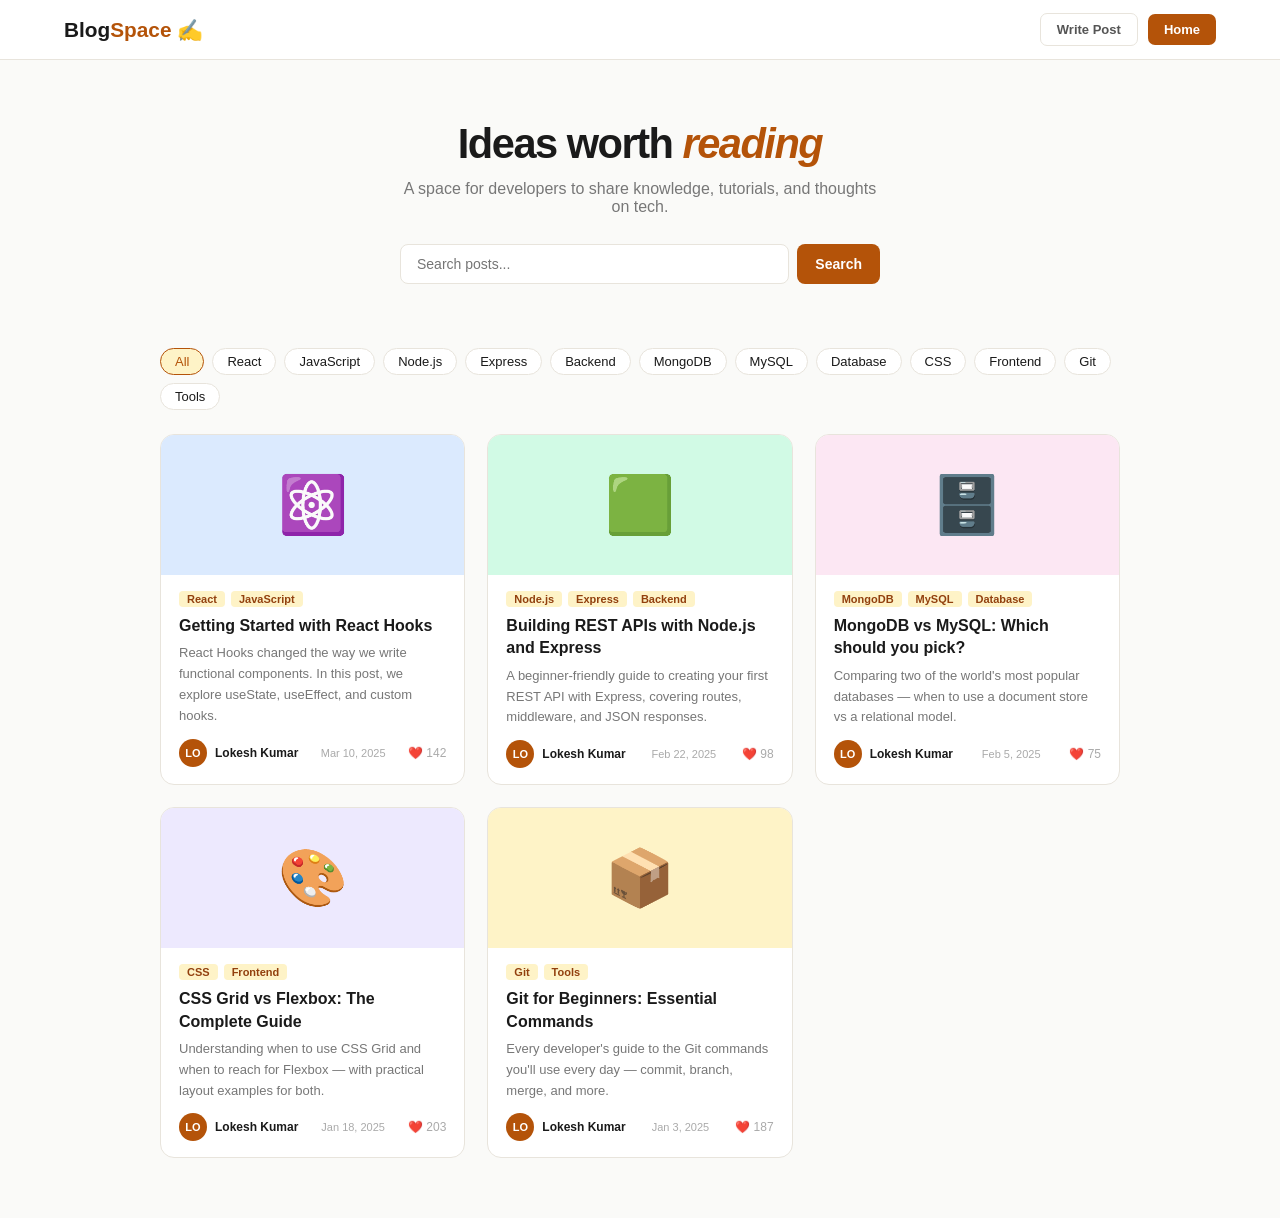
<file: projects/blogspace/index.html>
<!DOCTYPE html>
<html lang="en">
<head>
<meta charset="UTF-8">
<meta name="viewport" content="width=device-width, initial-scale=1.0">
<title>BlogSpace</title>
<style>
* { box-sizing: border-box; margin: 0; padding: 0; }
body { font-family: 'Segoe UI', sans-serif; background: #fafaf8; color: #1a1a1a; }
nav {
  background: #fff; border-bottom: 1px solid #e8e4dc;
  padding: 0 5%; height: 60px;
  display: flex; align-items: center; justify-content: space-between;
  position: sticky; top: 0; z-index: 100;
}
.logo { font-size: 1.3rem; font-weight: 800; color: #1a1a1a; }
.logo span { color: #b45309; }
.nav-right { display: flex; gap: 10px; align-items: center; }
.nav-btn {
  padding: 8px 16px; border-radius: 7px; font-size: 13px; font-weight: 600;
  cursor: pointer; transition: all .2s;
}
.btn-ghost { background: none; border: 1.5px solid #e8e4dc; color: #555; }
.btn-ghost:hover { border-color: #b45309; color: #b45309; }
.btn-solid { background: #b45309; border: none; color: #fff; }
.btn-solid:hover { background: #92400e; }

.container { max-width: 1000px; margin: 0 auto; padding: 0 20px; }

/* VIEWS */
.view { display: none; }
.view.active { display: block; }

/* Home */
.hero-section { padding: 60px 0 40px; text-align: center; }
.hero-section h1 { font-size: 2.6rem; font-weight: 800; letter-spacing: -1.5px; margin-bottom: 12px; }
.hero-section h1 em { font-style: italic; color: #b45309; }
.hero-section p { color: #777; font-size: 16px; max-width: 480px; margin: 0 auto 28px; }
.search-bar { display: flex; gap: 8px; max-width: 480px; margin: 0 auto; }
.search-bar input {
  flex: 1; padding: 11px 16px; border-radius: 8px;
  border: 1.5px solid #e8e4dc; font-size: 14px; outline: none;
}
.search-bar input:focus { border-color: #b45309; }
.search-bar button {
  padding: 11px 18px; border-radius: 8px;
  background: #b45309; color: #fff; border: none; font-size: 14px; font-weight: 600; cursor: pointer;
}

.tags-bar { display: flex; gap: 8px; flex-wrap: wrap; margin: 24px 0; }
.tag {
  padding: 5px 14px; border-radius: 20px; font-size: 13px; font-weight: 500;
  border: 1.5px solid #e8e4dc; cursor: pointer; transition: all .2s; background: #fff;
}
.tag.active, .tag:hover { background: #fef3c7; border-color: #b45309; color: #b45309; }

.posts-grid { display: grid; grid-template-columns: repeat(auto-fill, minmax(290px, 1fr)); gap: 22px; margin-bottom: 60px; }
.post-card {
  background: #fff; border-radius: 14px; overflow: hidden;
  border: 1px solid #e8e4dc; transition: transform .2s, box-shadow .2s; cursor: pointer;
}
.post-card:hover { transform: translateY(-4px); box-shadow: 0 12px 32px rgba(0,0,0,0.08); }
.post-cover { height: 140px; display: flex; align-items: center; justify-content: center; font-size: 56px; }
.post-body { padding: 16px 18px; }
.post-tags { display: flex; gap: 6px; flex-wrap: wrap; margin-bottom: 8px; }
.post-tag {
  font-size: 11px; font-weight: 600; padding: 2px 8px; border-radius: 4px;
  background: #fef3c7; color: #92400e;
}
.post-title { font-size: 16px; font-weight: 700; margin-bottom: 6px; line-height: 1.4; }
.post-excerpt { font-size: 13px; color: #777; line-height: 1.6; margin-bottom: 12px; }
.post-meta { display: flex; align-items: center; justify-content: space-between; }
.author-info { display: flex; align-items: center; gap: 8px; }
.author-avatar {
  width: 28px; height: 28px; border-radius: 50%;
  background: #b45309; color: #fff;
  display: flex; align-items: center; justify-content: center;
  font-size: 11px; font-weight: 700;
}
.author-name { font-size: 12px; font-weight: 600; }
.post-date { font-size: 11px; color: #aaa; }
.likes { font-size: 12px; color: #aaa; }

/* Single post */
.post-view { max-width: 680px; margin: 0 auto; padding: 40px 20px 80px; }
.back-btn {
  display: inline-flex; align-items: center; gap: 6px;
  font-size: 14px; color: #777; cursor: pointer;
  margin-bottom: 28px; background: none; border: none;
}
.back-btn:hover { color: #b45309; }
.post-view .cover { height: 200px; border-radius: 14px; display: flex; align-items: center; justify-content: center; font-size: 80px; margin-bottom: 28px; }
.post-view h1 { font-size: 2rem; font-weight: 800; letter-spacing: -1px; margin-bottom: 16px; line-height: 1.2; }
.post-view .meta { display: flex; align-items: center; gap: 12px; margin-bottom: 28px; padding-bottom: 20px; border-bottom: 1px solid #e8e4dc; }
.post-view .content { font-size: 16px; line-height: 1.85; color: #333; }
.post-view .content p { margin-bottom: 16px; }
.post-view .content h2 { font-size: 1.3rem; margin: 28px 0 12px; }

/* Write */
.write-view { max-width: 700px; margin: 0 auto; padding: 40px 20px; }
.write-view h2 { font-size: 1.6rem; font-weight: 800; margin-bottom: 24px; }
.form-group { margin-bottom: 16px; }
.form-group label { display: block; font-size: 13px; font-weight: 600; color: #555; margin-bottom: 6px; }
.form-group input, .form-group textarea, .form-group select {
  width: 100%; padding: 11px 14px; border-radius: 8px;
  border: 1.5px solid #e8e4dc; font-size: 14px; outline: none; font-family: inherit;
  transition: border-color .2s;
}
.form-group input:focus, .form-group textarea:focus, .form-group select:focus { border-color: #b45309; }
.form-group textarea { resize: vertical; min-height: 200px; }
.publish-btn {
  padding: 12px 28px; border-radius: 8px;
  background: #b45309; color: #fff; border: none;
  font-size: 15px; font-weight: 700; cursor: pointer;
}
</style>
</head>
<body>
<nav>
  <div class="logo">Blog<span>Space</span> ✍️</div>
  <div class="nav-right">
    <button class="nav-btn btn-ghost" onclick="showView('write')">Write Post</button>
    <button class="nav-btn btn-solid" onclick="showView('home')">Home</button>
  </div>
</nav>

<!-- HOME VIEW -->
<div class="view active" id="view-home">
  <div class="container">
    <div class="hero-section">
      <h1>Ideas worth <em>reading</em></h1>
      <p>A space for developers to share knowledge, tutorials, and thoughts on tech.</p>
      <div class="search-bar">
        <input type="text" id="search-input" placeholder="Search posts..." oninput="renderPosts()">
        <button>Search</button>
      </div>
    </div>
    <div class="tags-bar" id="tags-bar"></div>
    <div class="posts-grid" id="posts-grid"></div>
  </div>
</div>

<!-- POST VIEW -->
<div class="view" id="view-post">
  <div class="post-view">
    <button class="back-btn" onclick="showView('home')">← Back to posts</button>
    <div class="cover" id="pv-cover"></div>
    <div class="post-tags" id="pv-tags"></div>
    <h1 id="pv-title"></h1>
    <div class="meta">
      <div class="author-info">
        <div class="author-avatar" id="pv-avatar"></div>
        <span class="author-name" id="pv-author"></span>
      </div>
      <span class="post-date" id="pv-date"></span>
      <span class="likes" id="pv-likes"></span>
    </div>
    <div class="content" id="pv-content"></div>
  </div>
</div>

<!-- WRITE VIEW -->
<div class="view" id="view-write">
  <div class="container">
    <div class="write-view">
      <h2>Write a New Post ✍️</h2>
      <div class="form-group">
        <label>Post Title *</label>
        <input type="text" id="w-title" placeholder="Enter a catchy title..." />
      </div>
      <div class="form-group">
        <label>Cover Emoji</label>
        <input type="text" id="w-emoji" placeholder="e.g. 🚀" maxlength="2" value="📝" />
      </div>
      <div class="form-group">
        <label>Tags (comma separated)</label>
        <input type="text" id="w-tags" placeholder="e.g. React, JavaScript, Tutorial" />
      </div>
      <div class="form-group">
        <label>Background Color</label>
        <select id="w-bg">
          <option value="#fef3c7">Yellow</option>
          <option value="#dbeafe">Blue</option>
          <option value="#d1fae5">Green</option>
          <option value="#fce7f3">Pink</option>
          <option value="#ede9fe">Purple</option>
        </select>
      </div>
      <div class="form-group">
        <label>Content *</label>
        <textarea id="w-content" placeholder="Write your post here..."></textarea>
      </div>
      <button class="publish-btn" onclick="publishPost()">Publish Post →</button>
    </div>
  </div>
</div>

<script>
let posts = JSON.parse(localStorage.getItem('bs_posts') || 'null');
let activeTag = 'All';

const DEFAULT_POSTS = [
  { id:1, title:'Getting Started with React Hooks', emoji:'⚛️', bg:'#dbeafe', tags:['React','JavaScript'], author:'Lokesh Kumar', date:'Mar 10, 2025', likes:142, excerpt:'React Hooks changed the way we write functional components. In this post, we explore useState, useEffect, and custom hooks.', content:`<p>React Hooks were introduced in React 16.8 and completely changed how we write React components. Before hooks, functional components couldn't have state — you had to use class components for that.</p><h2>useState</h2><p>The useState hook lets you add state to a functional component. It returns the current state value and a function to update it.</p><h2>useEffect</h2><p>useEffect handles side effects in your components — fetching data, subscriptions, manually changing the DOM, and more.</p><p>By mastering these two hooks, you can handle the majority of real-world React use cases cleanly and efficiently.</p>` },
  { id:2, title:'Building REST APIs with Node.js and Express', emoji:'🟩', bg:'#d1fae5', tags:['Node.js','Express','Backend'], author:'Lokesh Kumar', date:'Feb 22, 2025', likes:98, excerpt:'A beginner-friendly guide to creating your first REST API with Express, covering routes, middleware, and JSON responses.', content:`<p>Express.js is the most popular framework for building web applications and APIs with Node.js. It's minimal, fast, and very flexible.</p><h2>Setting Up</h2><p>Start by initialising a project with npm init and installing Express. Then create your server file and define your first route.</p><h2>Routes and Middleware</h2><p>Routes define how your app responds to client requests. Middleware functions have access to the request and response objects and can perform tasks like logging, authentication, and error handling.</p><p>Following REST principles will make your APIs predictable and easy to consume from any frontend.</p>` },
  { id:3, title:'MongoDB vs MySQL: Which should you pick?', emoji:'🗄️', bg:'#fce7f3', tags:['MongoDB','MySQL','Database'], author:'Lokesh Kumar', date:'Feb 5, 2025', likes:75, excerpt:"Comparing two of the world's most popular databases — when to use a document store vs a relational model.", content:`<p>Choosing the right database is one of the most important architectural decisions you'll make for a project.</p><h2>MySQL (Relational)</h2><p>MySQL uses tables, rows, and columns. It enforces a schema and relationships between tables. It's excellent for structured data, complex queries, and when data integrity is critical.</p><h2>MongoDB (Document)</h2><p>MongoDB stores data as flexible JSON-like documents. There's no fixed schema, so it's great for evolving data structures, rapid prototyping, and storing nested or varied data.</p><p>For most full-stack projects, MongoDB pairs naturally with Node.js (the MERN stack). For financial or transactional apps, MySQL is usually the safer choice.</p>` },
  { id:4, title:'CSS Grid vs Flexbox: The Complete Guide', emoji:'🎨', bg:'#ede9fe', tags:['CSS','Frontend'], author:'Lokesh Kumar', date:'Jan 18, 2025', likes:203, excerpt:'Understanding when to use CSS Grid and when to reach for Flexbox — with practical layout examples for both.', content:`<p>CSS Grid and Flexbox are both powerful layout systems, but they solve different problems.</p><h2>Flexbox</h2><p>Flexbox is one-dimensional — it lays items out in a row or a column. It's ideal for navigation bars, centering content, and distributing space along a single axis.</p><h2>CSS Grid</h2><p>Grid is two-dimensional — it works with rows and columns simultaneously. It's perfect for full-page layouts, card grids, and any design where you need precise placement in both directions.</p><p>In practice, you'll often use both together: Grid for the overall page layout and Flexbox for the components within it.</p>` },
  { id:5, title:'Git for Beginners: Essential Commands', emoji:'📦', bg:'#fef3c7', tags:['Git','Tools'], author:'Lokesh Kumar', date:'Jan 3, 2025', likes:187, excerpt:"Every developer's guide to the Git commands you'll use every day — commit, branch, merge, and more.", content:`<p>Git is the most widely used version control system in the world. Whether you're working solo or in a team, understanding Git is non-negotiable.</p><h2>Core Commands</h2><p>git init starts a new repo. git add stages your changes. git commit saves a snapshot. git push uploads to remote. git pull downloads the latest changes from remote.</p><h2>Branching</h2><p>Branches let you work on features in isolation without affecting the main codebase. Create a branch with git checkout -b feature-name, do your work, then merge it back when ready.</p><p>Using Git well will make you a much more confident and collaborative developer.</p>` },
];

if (!posts) { posts = DEFAULT_POSTS; saveP(); }
function saveP() { localStorage.setItem('bs_posts', JSON.stringify(posts)); }

function getAllTags() {
  const all = posts.flatMap(p => p.tags);
  return ['All', ...new Set(all)];
}

function renderTags() {
  const tags = getAllTags();
  document.getElementById('tags-bar').innerHTML = tags.map(t => `
    <span class="tag ${t === activeTag ? 'active' : ''}" onclick="setTag('${t}')">${t}</span>
  `).join('');
}

function setTag(t) { activeTag = t; renderTags(); renderPosts(); }

function renderPosts() {
  const q = document.getElementById('search-input')?.value.toLowerCase() || '';
  let filtered = posts.filter(p =>
    (activeTag === 'All' || p.tags.includes(activeTag)) &&
    (p.title.toLowerCase().includes(q) || p.tags.some(t => t.toLowerCase().includes(q)))
  );
  document.getElementById('posts-grid').innerHTML = filtered.map(p => `
    <div class="post-card" onclick="openPost(${p.id})">
      <div class="post-cover" style="background:${p.bg}">${p.emoji}</div>
      <div class="post-body">
        <div class="post-tags">${p.tags.map(t => `<span class="post-tag">${t}</span>`).join('')}</div>
        <div class="post-title">${p.title}</div>
        <div class="post-excerpt">${p.excerpt}</div>
        <div class="post-meta">
          <div class="author-info">
            <div class="author-avatar">${p.author.slice(0,2).toUpperCase()}</div>
            <span class="author-name">${p.author}</span>
          </div>
          <span class="post-date">${p.date}</span>
          <span class="likes">❤️ ${p.likes}</span>
        </div>
      </div>
    </div>
  `).join('');
}

function openPost(id) {
  const p = posts.find(p => p.id === id);
  if (!p) return;
  document.getElementById('pv-cover').style.background = p.bg;
  document.getElementById('pv-cover').textContent = p.emoji;
  document.getElementById('pv-tags').innerHTML = p.tags.map(t => `<span class="post-tag">${t}</span>`).join('');
  document.getElementById('pv-title').textContent = p.title;
  document.getElementById('pv-avatar').textContent = p.author.slice(0,2).toUpperCase();
  document.getElementById('pv-author').textContent = p.author;
  document.getElementById('pv-date').textContent = p.date;
  document.getElementById('pv-likes').textContent = `❤️ ${p.likes}`;
  document.getElementById('pv-content').innerHTML = p.content;
  showView('post');
}

function publishPost() {
  const title = document.getElementById('w-title').value.trim();
  const content = document.getElementById('w-content').value.trim();
  if (!title) return alert('Please enter a title.');
  if (!content) return alert('Please enter content.');
  const tags = document.getElementById('w-tags').value.split(',').map(t => t.trim()).filter(Boolean);
  const newPost = {
    id: Date.now(), title,
    emoji: document.getElementById('w-emoji').value || '📝',
    bg: document.getElementById('w-bg').value,
    tags: tags.length ? tags : ['General'],
    author: 'Lokesh Kumar',
    date: new Date().toLocaleDateString('en-IN', { day:'numeric', month:'short', year:'numeric' }),
    likes: 0,
    excerpt: content.slice(0, 120) + '...',
    content: content.split('\n\n').map(p => `<p>${p}</p>`).join('')
  };
  posts.unshift(newPost);
  saveP();
  document.getElementById('w-title').value = '';
  document.getElementById('w-content').value = '';
  document.getElementById('w-tags').value = '';
  alert('Post published!');
  showView('home');
}

function showView(name) {
  document.querySelectorAll('.view').forEach(v => v.classList.remove('active'));
  document.getElementById(`view-${name}`).classList.add('active');
  if (name === 'home') { renderTags(); renderPosts(); }
  window.scrollTo(0, 0);
}

renderTags(); renderPosts();
</script>
</body>
</html>
</file>
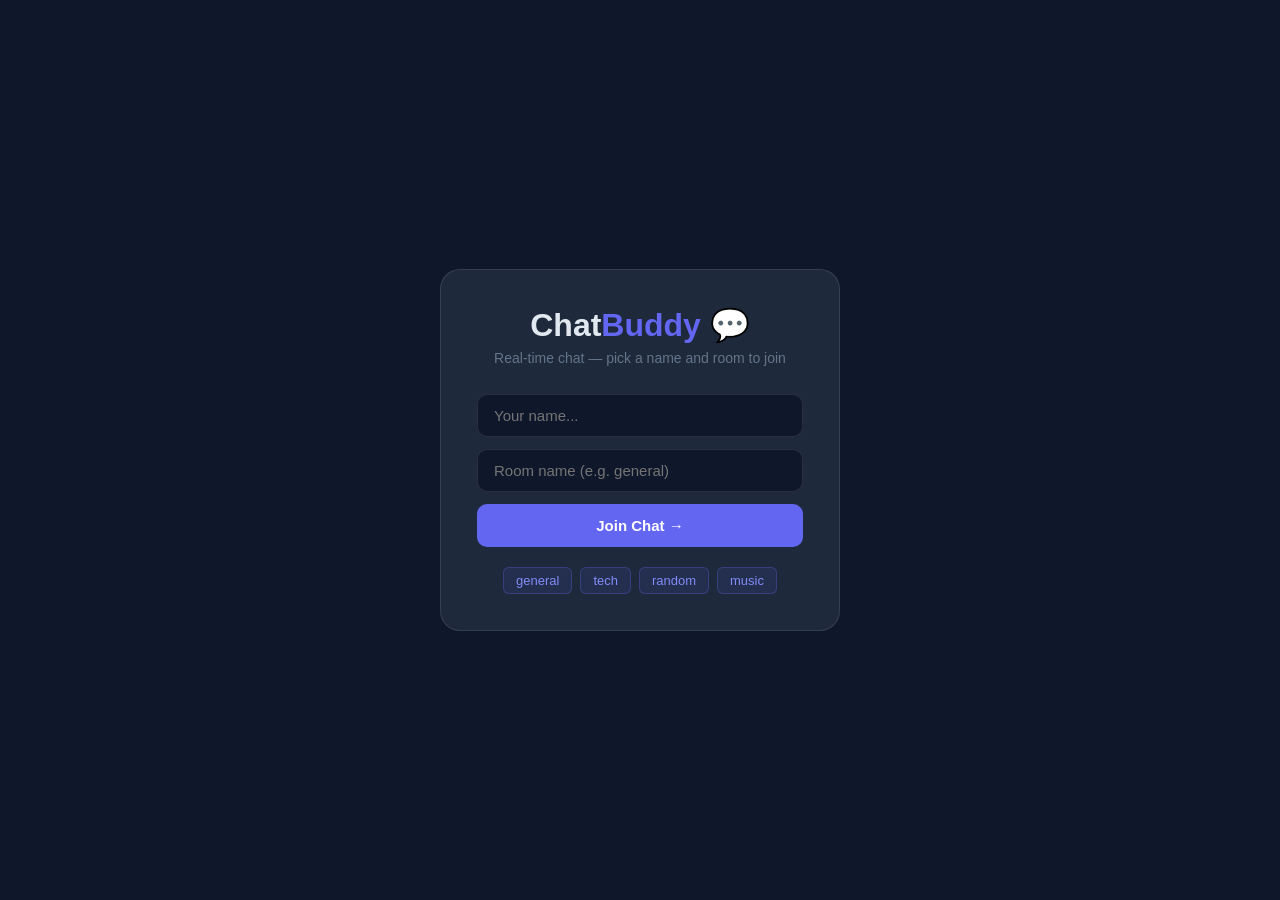
<file: projects/chatbuddy/index.html>
<!DOCTYPE html>
<html lang="en">
<head>
<meta charset="UTF-8">
<meta name="viewport" content="width=device-width, initial-scale=1.0">
<title>ChatBuddy</title>
<style>
* { box-sizing: border-box; margin: 0; padding: 0; }
body { font-family: 'Segoe UI', sans-serif; background: #0f172a; color: #e2e8f0; height: 100vh; display: flex; flex-direction: column; }

/* Join screen */
#join-screen {
  flex: 1; display: flex; flex-direction: column;
  align-items: center; justify-content: center; padding: 20px;
}
.join-card {
  background: #1e293b; border: 1px solid rgba(255,255,255,0.1);
  border-radius: 20px; padding: 36px; width: 100%; max-width: 400px;
  text-align: center;
}
.join-card h1 { font-size: 2rem; font-weight: 800; margin-bottom: 6px; }
.join-card h1 span { color: #6366f1; }
.join-card p { color: #64748b; font-size: 14px; margin-bottom: 28px; }
.join-input {
  width: 100%; padding: 12px 16px; border-radius: 10px;
  border: 1.5px solid rgba(255,255,255,0.1);
  background: #0f172a; color: #e2e8f0; font-size: 15px;
  outline: none; margin-bottom: 12px; transition: border-color .2s;
}
.join-input:focus { border-color: #6366f1; }
.join-btn {
  width: 100%; padding: 13px; border-radius: 10px;
  background: #6366f1; color: #fff; border: none;
  font-size: 15px; font-weight: 700; cursor: pointer; transition: background .2s;
}
.join-btn:hover { background: #4f46e5; }
.rooms { display: flex; flex-wrap: wrap; gap: 8px; justify-content: center; margin-top: 20px; }
.room-chip {
  background: rgba(99,102,241,0.1); border: 1px solid rgba(99,102,241,0.3);
  color: #818cf8; border-radius: 6px; padding: 5px 12px;
  font-size: 13px; cursor: pointer; transition: background .2s;
}
.room-chip:hover { background: rgba(99,102,241,0.2); }

/* Chat screen */
#chat-screen { flex: 1; display: none; flex-direction: column; }
.chat-header {
  background: #1e293b; border-bottom: 1px solid rgba(255,255,255,0.08);
  padding: 0 20px; height: 60px;
  display: flex; align-items: center; justify-content: space-between;
}
.chat-header-left { display: flex; align-items: center; gap: 10px; }
.room-name { font-size: 16px; font-weight: 700; }
.room-badge {
  background: rgba(99,102,241,0.15); color: #818cf8;
  border-radius: 4px; padding: 2px 8px; font-size: 12px; font-weight: 600;
}
.online-count { font-size: 12px; color: #64748b; }
.leave-btn {
  background: rgba(239,68,68,0.1); border: 1px solid rgba(239,68,68,0.2);
  color: #ef4444; padding: 7px 14px; border-radius: 7px;
  font-size: 13px; font-weight: 600; cursor: pointer;
}

.chat-body { display: flex; flex: 1; overflow: hidden; }
.users-panel {
  width: 200px; border-right: 1px solid rgba(255,255,255,0.08);
  background: #1e293b; padding: 16px; overflow-y: auto; flex-shrink: 0;
}
.users-panel h4 { font-size: 11px; color: #64748b; text-transform: uppercase; letter-spacing: 1px; margin-bottom: 12px; }
.user-item { display: flex; align-items: center; gap: 8px; margin-bottom: 10px; }
.user-avatar {
  width: 30px; height: 30px; border-radius: 50%;
  display: flex; align-items: center; justify-content: center;
  font-size: 13px; font-weight: 700; color: #fff; flex-shrink: 0;
}
.user-name { font-size: 13px; font-weight: 500; }
.you-tag { font-size: 10px; color: #64748b; margin-left: 2px; }
.online-dot { width: 7px; height: 7px; border-radius: 50%; background: #10b981; }

.messages-panel { flex: 1; display: flex; flex-direction: column; overflow: hidden; }
#messages {
  flex: 1; overflow-y: auto; padding: 20px;
  display: flex; flex-direction: column; gap: 12px;
}
.msg { display: flex; gap: 10px; max-width: 70%; }
.msg.own { align-self: flex-end; flex-direction: row-reverse; }
.msg-avatar {
  width: 34px; height: 34px; border-radius: 50%;
  display: flex; align-items: center; justify-content: center;
  font-size: 13px; font-weight: 700; color: #fff; flex-shrink: 0;
}
.msg-content {}
.msg-meta { font-size: 11px; color: #475569; margin-bottom: 3px; }
.msg.own .msg-meta { text-align: right; }
.msg-bubble {
  background: #1e293b; border-radius: 12px; padding: 10px 14px;
  font-size: 14px; line-height: 1.5;
  border: 1px solid rgba(255,255,255,0.08); max-width: 100%;
}
.msg.own .msg-bubble { background: #6366f1; border: none; color: #fff; }
.msg-time { font-size: 10px; color: #475569; margin-top: 3px; }
.msg.own .msg-time { text-align: right; }
.system-msg { text-align: center; font-size: 12px; color: #475569; padding: 4px 0; }

.chat-input-bar {
  background: #1e293b; border-top: 1px solid rgba(255,255,255,0.08);
  padding: 14px 20px; display: flex; gap: 10px;
}
#msg-input {
  flex: 1; padding: 11px 16px; border-radius: 10px;
  border: 1.5px solid rgba(255,255,255,0.1);
  background: #0f172a; color: #e2e8f0; font-size: 14px;
  outline: none; transition: border-color .2s;
}
#msg-input:focus { border-color: #6366f1; }
.send-btn {
  padding: 11px 20px; border-radius: 10px;
  background: #6366f1; color: #fff; border: none;
  font-size: 14px; font-weight: 700; cursor: pointer; transition: background .2s;
}
.send-btn:hover { background: #4f46e5; }

/* Typing indicator */
.typing-indicator { font-size: 12px; color: #475569; padding: 0 20px 8px; min-height: 20px; }
</style>
</head>
<body>

<!-- Join Screen -->
<div id="join-screen">
  <div class="join-card">
    <h1>Chat<span>Buddy</span> 💬</h1>
    <p>Real-time chat — pick a name and room to join</p>
    <input class="join-input" type="text" id="username-input" placeholder="Your name..." maxlength="20">
    <input class="join-input" type="text" id="room-input" placeholder="Room name (e.g. general)" maxlength="20">
    <button class="join-btn" onclick="joinChat()">Join Chat →</button>
    <div class="rooms">
      <span class="room-chip" onclick="pickRoom('general')">general</span>
      <span class="room-chip" onclick="pickRoom('tech')">tech</span>
      <span class="room-chip" onclick="pickRoom('random')">random</span>
      <span class="room-chip" onclick="pickRoom('music')">music</span>
    </div>
  </div>
</div>

<!-- Chat Screen -->
<div id="chat-screen">
  <div class="chat-header">
    <div class="chat-header-left">
      <div class="room-name">#<span id="room-display"></span></div>
      <span class="room-badge">Live</span>
      <span class="online-count"><span id="online-count">1</span> online</span>
    </div>
    <button class="leave-btn" onclick="leaveChat()">Leave Room</button>
  </div>
  <div class="chat-body">
    <div class="users-panel">
      <h4>Online</h4>
      <div id="users-list"></div>
    </div>
    <div class="messages-panel">
      <div id="messages"></div>
      <div class="typing-indicator" id="typing-indicator"></div>
      <div class="chat-input-bar">
        <input type="text" id="msg-input" placeholder="Type a message..." maxlength="500">
        <button class="send-btn" onclick="sendMessage()">Send</button>
      </div>
    </div>
  </div>
</div>

<script>
// ChatBuddy - Simulated real-time chat (frontend demo)
// To connect a real Socket.io backend, replace the simulation with socket.emit() calls

let username = '';
let room = '';
let typingTimer = null;
const COLORS = ['#6366f1','#10b981','#f59e0b','#ef4444','#8b5cf6','#06b6d4','#f97316'];
const BOT_USERS = ['Rahul', 'Priya', 'Amit', 'Deepa', 'Karan'];
const BOT_MSGS = [
  'Hey there! 👋', 'How are you all doing?', 'Anyone up for a code review?',
  'Just deployed a new feature 🚀', 'What are you working on today?',
  'Found a cool library — checking it out', 'Coffee time ☕', 'LGTM 👍',
  'Can someone help me debug this?', 'Weekend plans? 😄'
];

function getColor(name) { return COLORS[name.charCodeAt(0) % COLORS.length]; }
function initials(name) { return name.slice(0,2).toUpperCase(); }
function timeNow() { return new Date().toLocaleTimeString('en-IN', { hour:'2-digit', minute:'2-digit' }); }

function pickRoom(r) { document.getElementById('room-input').value = r; }

function joinChat() {
  const u = document.getElementById('username-input').value.trim();
  const r = document.getElementById('room-input').value.trim();
  if (!u) return alert('Please enter your name.');
  if (!r) return alert('Please enter a room name.');
  username = u; room = r;
  document.getElementById('join-screen').style.display = 'none';
  document.getElementById('chat-screen').style.display = 'flex';
  document.getElementById('room-display').textContent = room;
  addSystemMsg(`You joined #${room}`);
  renderUsers();
  startBotSimulation();
  document.getElementById('msg-input').focus();
}

function leaveChat() {
  document.getElementById('chat-screen').style.display = 'none';
  document.getElementById('join-screen').style.display = 'flex';
  document.getElementById('messages').innerHTML = '';
}

function renderUsers() {
  const bots = BOT_USERS.slice(0, 3);
  const all = [{ name: username, isYou: true }, ...bots.map(b => ({ name: b, isYou: false }))];
  document.getElementById('online-count').textContent = all.length;
  document.getElementById('users-list').innerHTML = all.map(u => `
    <div class="user-item">
      <div class="user-avatar" style="background:${getColor(u.name)}">${initials(u.name)}</div>
      <div>
        <span class="user-name">${u.name}</span>
        ${u.isYou ? '<span class="you-tag">(you)</span>' : ''}
      </div>
    </div>
  `).join('');
}

function addMsg(sender, text, isOwn) {
  const div = document.createElement('div');
  div.className = `msg${isOwn ? ' own' : ''}`;
  div.innerHTML = `
    <div class="msg-avatar" style="background:${getColor(sender)}">${initials(sender)}</div>
    <div class="msg-content">
      <div class="msg-meta">${sender}</div>
      <div class="msg-bubble">${text}</div>
      <div class="msg-time">${timeNow()}</div>
    </div>
  `;
  document.getElementById('messages').appendChild(div);
  scrollToBottom();
}

function addSystemMsg(text) {
  const div = document.createElement('div');
  div.className = 'system-msg';
  div.textContent = text;
  document.getElementById('messages').appendChild(div);
  scrollToBottom();
}

function scrollToBottom() {
  const el = document.getElementById('messages');
  el.scrollTop = el.scrollHeight;
}

function sendMessage() {
  const input = document.getElementById('msg-input');
  const text = input.value.trim();
  if (!text) return;
  addMsg(username, text, true);
  input.value = '';
  // Simulate a bot reply sometimes
  if (Math.random() > 0.5) {
    const bot = BOT_USERS[Math.floor(Math.random() * 3)];
    const delay = 1000 + Math.random() * 2000;
    const indicator = document.getElementById('typing-indicator');
    setTimeout(() => { indicator.textContent = `${bot} is typing...`; }, 600);
    setTimeout(() => {
      indicator.textContent = '';
      const msg = BOT_MSGS[Math.floor(Math.random() * BOT_MSGS.length)];
      addMsg(bot, msg, false);
    }, delay);
  }
}

function startBotSimulation() {
  // Occasional bot messages
  const sendBotMsg = () => {
    const bot = BOT_USERS[Math.floor(Math.random() * 3)];
    const msg = BOT_MSGS[Math.floor(Math.random() * BOT_MSGS.length)];
    const indicator = document.getElementById('typing-indicator');
    indicator.textContent = `${bot} is typing...`;
    setTimeout(() => { indicator.textContent = ''; addMsg(bot, msg, false); }, 1500);
    setTimeout(sendBotMsg, 8000 + Math.random() * 12000);
  };
  setTimeout(sendBotMsg, 3000);
}

document.getElementById('msg-input').addEventListener('keydown', e => {
  if (e.key === 'Enter') sendMessage();
});
document.getElementById('username-input').addEventListener('keydown', e => { if (e.key === 'Enter') document.getElementById('room-input').focus(); });
document.getElementById('room-input').addEventListener('keydown', e => { if (e.key === 'Enter') joinChat(); });
</script>
</body>
</html>
</file>
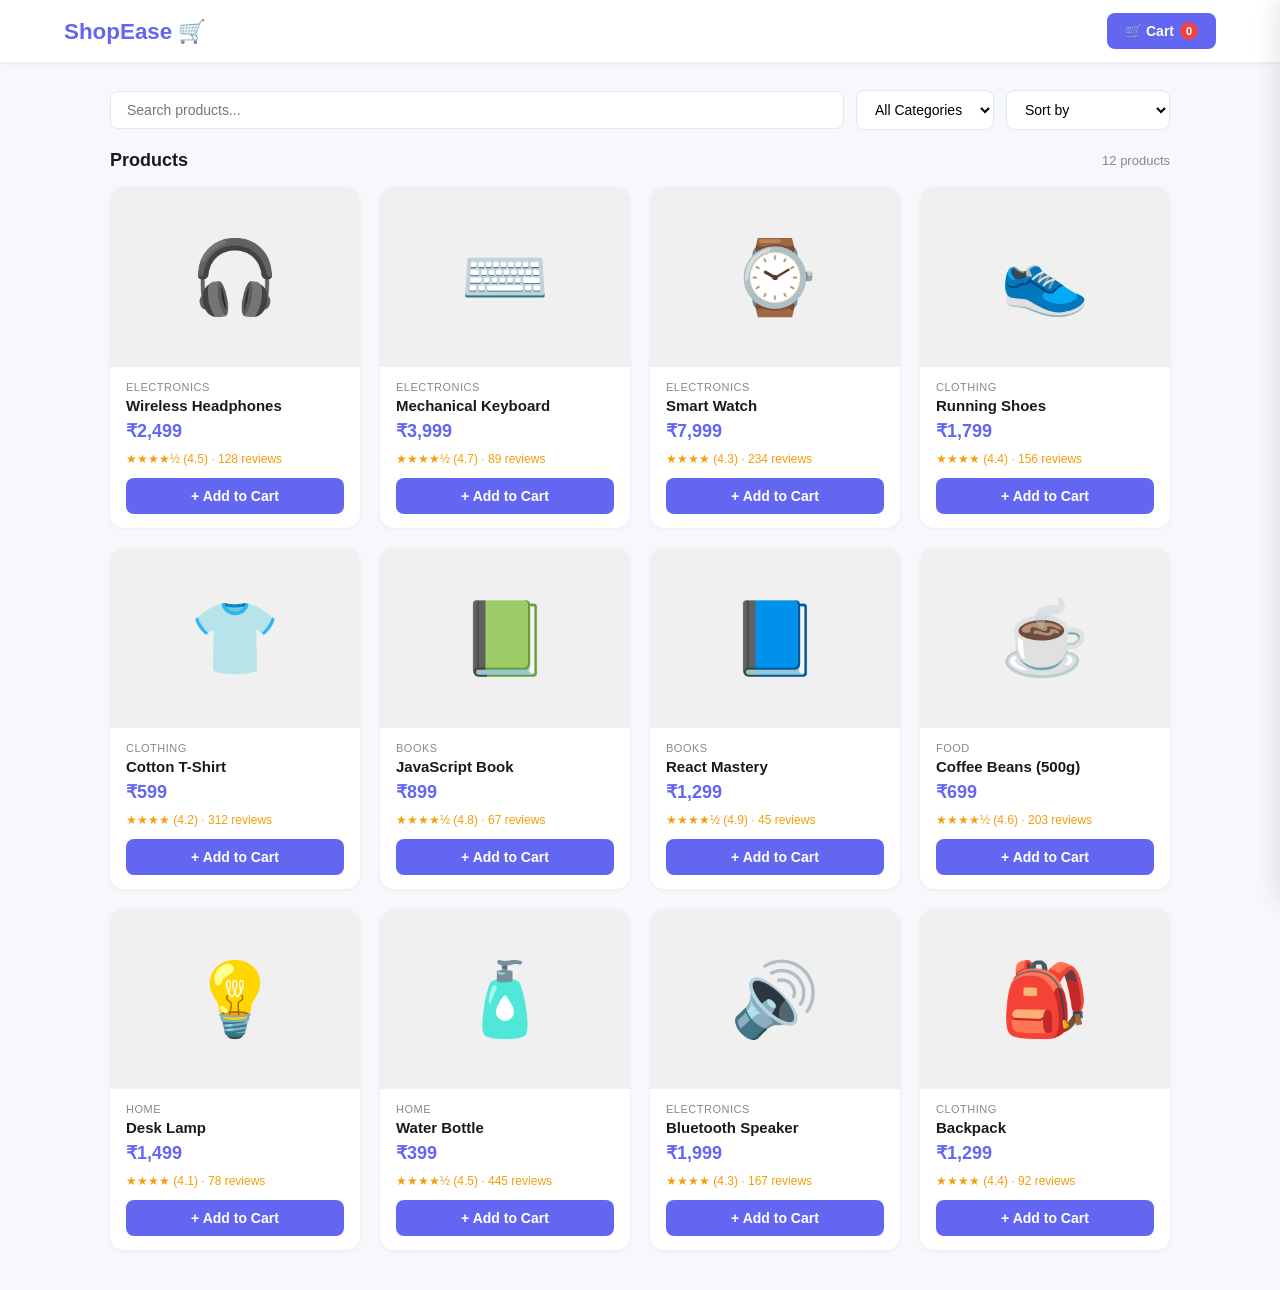
<file: projects/shopease/index.html>
<!DOCTYPE html>
<html lang="en">
<head>
<meta charset="UTF-8">
<meta name="viewport" content="width=device-width, initial-scale=1.0">
<title>ShopEase</title>
<style>
* { box-sizing: border-box; margin: 0; padding: 0; }
body { font-family: 'Segoe UI', sans-serif; background: #f7f8fc; color: #1a1a1a; }
nav {
  background: #fff; padding: 0 5%; height: 62px;
  display: flex; align-items: center; justify-content: space-between;
  box-shadow: 0 1px 4px rgba(0,0,0,0.07); position: sticky; top: 0; z-index: 100;
}
.nav-logo { font-size: 1.4rem; font-weight: 800; color: #6366f1; }
.nav-right { display: flex; align-items: center; gap: 16px; }
.cart-btn {
  display: flex; align-items: center; gap: 6px;
  background: #6366f1; color: #fff; border: none;
  padding: 9px 18px; border-radius: 8px; font-size: 14px; font-weight: 600;
  cursor: pointer; transition: background .2s; position: relative;
}
.cart-btn:hover { background: #4f46e5; }
.cart-count {
  background: #ef4444; color: #fff; border-radius: 50%;
  width: 18px; height: 18px; font-size: 11px; font-weight: 700;
  display: flex; align-items: center; justify-content: center;
}

/* Search & Filter */
.controls {
  max-width: 1100px; margin: 28px auto 0; padding: 0 20px;
  display: flex; gap: 12px; flex-wrap: wrap; align-items: center;
}
.search-input {
  flex: 1; min-width: 200px; padding: 10px 16px; border-radius: 8px;
  border: 1.5px solid #e2e8f0; font-size: 14px; outline: none;
  transition: border-color .2s; background: #fff;
}
.search-input:focus { border-color: #6366f1; }
.filter-select {
  padding: 10px 14px; border-radius: 8px; border: 1.5px solid #e2e8f0;
  font-size: 14px; outline: none; background: #fff; cursor: pointer;
}

/* Products */
.products-header {
  max-width: 1100px; margin: 20px auto 0; padding: 0 20px;
  display: flex; align-items: center; justify-content: space-between;
}
.products-header h2 { font-size: 18px; font-weight: 700; }
.result-count { font-size: 13px; color: #888; }
.products-grid {
  max-width: 1100px; margin: 16px auto 40px; padding: 0 20px;
  display: grid; grid-template-columns: repeat(auto-fill, minmax(240px, 1fr)); gap: 20px;
}
.product-card {
  background: #fff; border-radius: 14px; overflow: hidden;
  box-shadow: 0 1px 4px rgba(0,0,0,0.06); transition: transform .2s, box-shadow .2s;
}
.product-card:hover { transform: translateY(-4px); box-shadow: 0 8px 24px rgba(0,0,0,0.1); }
.product-img {
  background: #f0f0f0; height: 180px;
  display: flex; align-items: center; justify-content: center;
  font-size: 72px;
}
.product-info { padding: 14px 16px; }
.product-category { font-size: 11px; color: #888; text-transform: uppercase; letter-spacing: 0.5px; margin-bottom: 4px; }
.product-name { font-size: 15px; font-weight: 700; margin-bottom: 6px; }
.product-price { font-size: 18px; font-weight: 800; color: #6366f1; margin-bottom: 10px; }
.product-rating { font-size: 12px; color: #f59e0b; margin-bottom: 12px; }
.add-to-cart {
  width: 100%; padding: 10px; border-radius: 8px;
  background: #6366f1; color: #fff; border: none;
  font-size: 14px; font-weight: 600; cursor: pointer; transition: background .2s;
}
.add-to-cart:hover { background: #4f46e5; }
.add-to-cart.added { background: #10b981; }

/* Cart Sidebar */
.cart-overlay {
  position: fixed; inset: 0; background: rgba(0,0,0,0.4);
  z-index: 200; display: none;
}
.cart-overlay.open { display: block; }
.cart-sidebar {
  position: fixed; right: 0; top: 0; bottom: 0; width: 380px;
  background: #fff; z-index: 201; transform: translateX(100%);
  transition: transform .3s; box-shadow: -4px 0 24px rgba(0,0,0,0.1);
  display: flex; flex-direction: column;
}
.cart-sidebar.open { transform: translateX(0); }
.cart-header {
  padding: 20px 24px; border-bottom: 1px solid #f0f2f5;
  display: flex; align-items: center; justify-content: space-between;
}
.cart-header h3 { font-size: 18px; font-weight: 700; }
.close-cart { background: none; border: none; font-size: 20px; cursor: pointer; color: #888; }
.cart-items { flex: 1; overflow-y: auto; padding: 16px 24px; }
.cart-item {
  display: flex; gap: 12px; align-items: center;
  padding: 12px 0; border-bottom: 1px solid #f0f2f5;
}
.cart-item-icon { font-size: 36px; flex-shrink: 0; }
.cart-item-info { flex: 1; }
.cart-item-name { font-size: 14px; font-weight: 600; margin-bottom: 3px; }
.cart-item-price { font-size: 13px; color: #6366f1; font-weight: 700; }
.qty-controls { display: flex; align-items: center; gap: 8px; margin-top: 6px; }
.qty-btn {
  width: 24px; height: 24px; border-radius: 50%;
  border: 1px solid #e2e8f0; background: #fff;
  font-size: 14px; font-weight: 700; cursor: pointer;
  display: flex; align-items: center; justify-content: center;
}
.qty-btn:hover { background: #6366f1; color: #fff; border-color: #6366f1; }
.qty-val { font-size: 14px; font-weight: 600; min-width: 20px; text-align: center; }
.remove-btn { background: none; border: none; color: #ccc; font-size: 16px; cursor: pointer; }
.remove-btn:hover { color: #ef4444; }
.cart-footer { padding: 20px 24px; border-top: 1px solid #f0f2f5; }
.cart-total { display: flex; justify-content: space-between; font-size: 16px; font-weight: 700; margin-bottom: 14px; }
.checkout-btn {
  width: 100%; padding: 13px; border-radius: 10px;
  background: #6366f1; color: #fff; border: none;
  font-size: 15px; font-weight: 700; cursor: pointer; transition: background .2s;
}
.checkout-btn:hover { background: #4f46e5; }
.empty-cart { text-align: center; color: #aaa; padding: 40px 0; }
.empty-cart .cart-icon { font-size: 48px; margin-bottom: 12px; }
@media (max-width: 500px) { .cart-sidebar { width: 100%; } }
</style>
</head>
<body>

<nav>
  <div class="nav-logo">ShopEase 🛒</div>
  <div class="nav-right">
    <button class="cart-btn" onclick="toggleCart()">
      🛒 Cart <span class="cart-count" id="cart-count">0</span>
    </button>
  </div>
</nav>

<div class="controls">
  <input class="search-input" type="text" id="search" placeholder="Search products..." oninput="renderProducts()">
  <select class="filter-select" id="category-filter" onchange="renderProducts()">
    <option value="all">All Categories</option>
    <option value="Electronics">Electronics</option>
    <option value="Clothing">Clothing</option>
    <option value="Books">Books</option>
    <option value="Food">Food</option>
    <option value="Home">Home</option>
  </select>
  <select class="filter-select" id="sort-filter" onchange="renderProducts()">
    <option value="default">Sort by</option>
    <option value="price-asc">Price: Low to High</option>
    <option value="price-desc">Price: High to Low</option>
    <option value="rating">Top Rated</option>
  </select>
</div>

<div class="products-header">
  <h2>Products</h2>
  <span class="result-count" id="result-count"></span>
</div>
<div class="products-grid" id="products-grid"></div>

<!-- Cart -->
<div class="cart-overlay" id="cart-overlay" onclick="toggleCart()"></div>
<div class="cart-sidebar" id="cart-sidebar">
  <div class="cart-header">
    <h3>Your Cart</h3>
    <button class="close-cart" onclick="toggleCart()">✕</button>
  </div>
  <div class="cart-items" id="cart-items"></div>
  <div class="cart-footer" id="cart-footer" style="display:none">
    <div class="cart-total"><span>Total</span><span id="cart-total">₹0</span></div>
    <button class="checkout-btn" onclick="checkout()">Proceed to Checkout →</button>
  </div>
</div>

<script>
const PRODUCTS = [
  { id:1, name:'Wireless Headphones', category:'Electronics', price:2499, rating:4.5, icon:'🎧', reviews:128 },
  { id:2, name:'Mechanical Keyboard', category:'Electronics', price:3999, rating:4.7, icon:'⌨️', reviews:89 },
  { id:3, name:'Smart Watch', category:'Electronics', price:7999, rating:4.3, icon:'⌚', reviews:234 },
  { id:4, name:'Running Shoes', category:'Clothing', price:1799, rating:4.4, icon:'👟', reviews:156 },
  { id:5, name:'Cotton T-Shirt', category:'Clothing', price:599, rating:4.2, icon:'👕', reviews:312 },
  { id:6, name:'JavaScript Book', category:'Books', price:899, rating:4.8, icon:'📗', reviews:67 },
  { id:7, name:'React Mastery', category:'Books', price:1299, rating:4.9, icon:'📘', reviews:45 },
  { id:8, name:'Coffee Beans (500g)', category:'Food', price:699, rating:4.6, icon:'☕', reviews:203 },
  { id:9, name:'Desk Lamp', category:'Home', price:1499, rating:4.1, icon:'💡', reviews:78 },
  { id:10, name:'Water Bottle', category:'Home', price:399, rating:4.5, icon:'🧴', reviews:445 },
  { id:11, name:'Bluetooth Speaker', category:'Electronics', price:1999, rating:4.3, icon:'🔊', reviews:167 },
  { id:12, name:'Backpack', category:'Clothing', price:1299, rating:4.4, icon:'🎒', reviews:92 },
];

let cart = JSON.parse(localStorage.getItem('se_cart') || '[]');

function saveCart() { localStorage.setItem('se_cart', JSON.stringify(cart)); }

function stars(r) {
  return '★'.repeat(Math.floor(r)) + (r % 1 >= 0.5 ? '½' : '') + ` (${r})`;
}

function renderProducts() {
  const q = document.getElementById('search').value.toLowerCase();
  const cat = document.getElementById('category-filter').value;
  const sort = document.getElementById('sort-filter').value;

  let list = PRODUCTS.filter(p =>
    (cat === 'all' || p.category === cat) &&
    (p.name.toLowerCase().includes(q) || p.category.toLowerCase().includes(q))
  );

  if (sort === 'price-asc')  list.sort((a,b) => a.price - b.price);
  if (sort === 'price-desc') list.sort((a,b) => b.price - a.price);
  if (sort === 'rating')     list.sort((a,b) => b.rating - a.rating);

  document.getElementById('result-count').textContent = `${list.length} product${list.length !== 1 ? 's' : ''}`;
  document.getElementById('products-grid').innerHTML = list.map(p => {
    const inCart = cart.some(c => c.id === p.id);
    return `<div class="product-card">
      <div class="product-img">${p.icon}</div>
      <div class="product-info">
        <div class="product-category">${p.category}</div>
        <div class="product-name">${p.name}</div>
        <div class="product-price">₹${p.price.toLocaleString('en-IN')}</div>
        <div class="product-rating">${stars(p.rating)} · ${p.reviews} reviews</div>
        <button class="add-to-cart ${inCart?'added':''}" onclick="addToCart(${p.id})">
          ${inCart ? '✓ Added' : '+ Add to Cart'}
        </button>
      </div>
    </div>`;
  }).join('');
}

function addToCart(id) {
  const p = PRODUCTS.find(p => p.id === id);
  const existing = cart.find(c => c.id === id);
  if (existing) { existing.qty++; } else { cart.push({ ...p, qty: 1 }); }
  saveCart(); updateCartUI(); renderProducts();
}

function removeFromCart(id) {
  cart = cart.filter(c => c.id !== id);
  saveCart(); updateCartUI(); renderProducts();
}

function changeQty(id, delta) {
  const item = cart.find(c => c.id === id);
  if (!item) return;
  item.qty += delta;
  if (item.qty <= 0) removeFromCart(id);
  else { saveCart(); updateCartUI(); }
}

function updateCartUI() {
  const total = cart.reduce((s,c) => s + c.qty, 0);
  document.getElementById('cart-count').textContent = total;
  const footer = document.getElementById('cart-footer');
  if (cart.length === 0) {
    document.getElementById('cart-items').innerHTML = `<div class="empty-cart"><div class="cart-icon">🛒</div><p>Your cart is empty</p></div>`;
    footer.style.display = 'none';
  } else {
    document.getElementById('cart-items').innerHTML = cart.map(c => `
      <div class="cart-item">
        <div class="cart-item-icon">${c.icon}</div>
        <div class="cart-item-info">
          <div class="cart-item-name">${c.name}</div>
          <div class="cart-item-price">₹${(c.price * c.qty).toLocaleString('en-IN')}</div>
          <div class="qty-controls">
            <button class="qty-btn" onclick="changeQty(${c.id},-1)">−</button>
            <span class="qty-val">${c.qty}</span>
            <button class="qty-btn" onclick="changeQty(${c.id},1)">+</button>
          </div>
        </div>
        <button class="remove-btn" onclick="removeFromCart(${c.id})">✕</button>
      </div>
    `).join('');
    const cartTotal = cart.reduce((s,c) => s + c.price * c.qty, 0);
    document.getElementById('cart-total').textContent = `₹${cartTotal.toLocaleString('en-IN')}`;
    footer.style.display = 'block';
  }
}

function toggleCart() {
  document.getElementById('cart-sidebar').classList.toggle('open');
  document.getElementById('cart-overlay').classList.toggle('open');
}

function checkout() {
  alert(`🎉 Order placed! Total: ₹${cart.reduce((s,c)=>s+c.price*c.qty,0).toLocaleString('en-IN')}\n\nThank you for shopping with ShopEase!`);
  cart = []; saveCart(); updateCartUI(); toggleCart();
}

renderProducts();
updateCartUI();
</script>
</body>
</html>
</file>
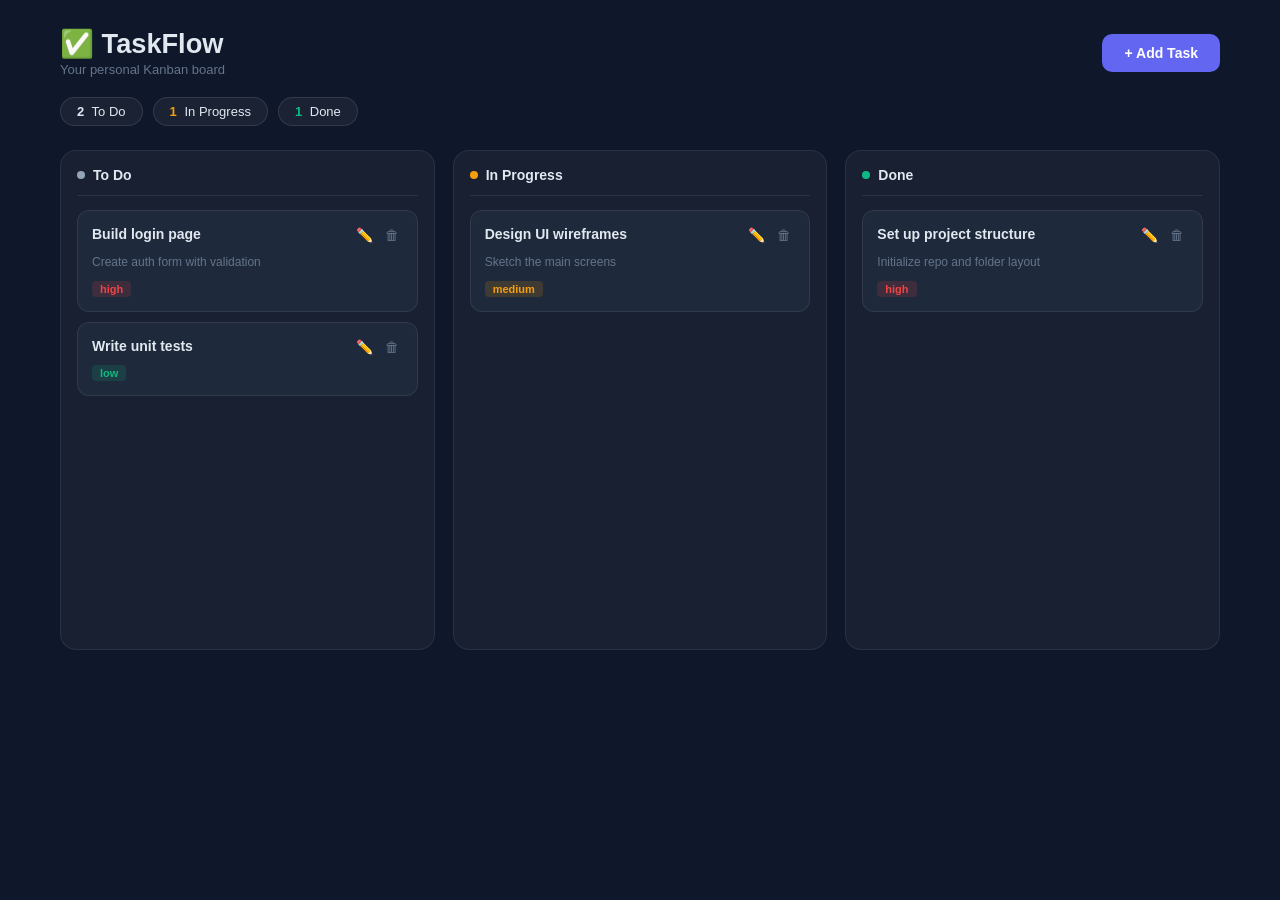
<file: projects/taskflow/index.html>
<!DOCTYPE html>
<html lang="en">
<head>
<meta charset="UTF-8">
<meta name="viewport" content="width=device-width, initial-scale=1.0">
<title>TaskFlow</title>
<link rel="stylesheet" href="style.css">
</head>
<body>
<div class="app">
  <header>
    <div class="header-left">
      <h1>✅ TaskFlow</h1>
      <p>Your personal Kanban board</p>
    </div>
    <button class="add-task-btn" onclick="openModal()">+ Add Task</button>
  </header>

  <div class="stats-bar">
    <div class="stat-pill"><span id="count-todo">0</span> To Do</div>
    <div class="stat-pill in"><span id="count-inprogress">0</span> In Progress</div>
    <div class="stat-pill done"><span id="count-done">0</span> Done</div>
  </div>

  <div class="board">
    <div class="column" id="col-todo" ondragover="allowDrop(event)" ondrop="drop(event,'todo')">
      <div class="col-header todo-header">
        <span class="col-dot todo-dot"></span>To Do
      </div>
      <div class="cards" id="cards-todo"></div>
    </div>
    <div class="column" id="col-inprogress" ondragover="allowDrop(event)" ondrop="drop(event,'inprogress')">
      <div class="col-header inprogress-header">
        <span class="col-dot inprogress-dot"></span>In Progress
      </div>
      <div class="cards" id="cards-inprogress"></div>
    </div>
    <div class="column" id="col-done" ondragover="allowDrop(event)" ondrop="drop(event,'done')">
      <div class="col-header done-header">
        <span class="col-dot done-dot"></span>Done
      </div>
      <div class="cards" id="cards-done"></div>
    </div>
  </div>
</div>

<!-- Modal -->
<div class="modal-overlay" id="modal-overlay" onclick="closeModal()">
  <div class="modal" onclick="event.stopPropagation()">
    <div class="modal-header">
      <h2 id="modal-title">Add Task</h2>
      <button class="close-btn" onclick="closeModal()">✕</button>
    </div>
    <div class="form-group">
      <label>Task Title *</label>
      <input type="text" id="task-title" placeholder="Enter task title..." />
    </div>
    <div class="form-group">
      <label>Description</label>
      <textarea id="task-desc" placeholder="Optional description..." rows="3"></textarea>
    </div>
    <div class="form-row">
      <div class="form-group">
        <label>Priority</label>
        <select id="task-priority">
          <option value="low">🟢 Low</option>
          <option value="medium" selected>🟡 Medium</option>
          <option value="high">🔴 High</option>
        </select>
      </div>
      <div class="form-group">
        <label>Due Date</label>
        <input type="date" id="task-due" />
      </div>
    </div>
    <div class="form-group">
      <label>Status</label>
      <select id="task-status">
        <option value="todo">To Do</option>
        <option value="inprogress">In Progress</option>
        <option value="done">Done</option>
      </select>
    </div>
    <div class="modal-actions">
      <button class="cancel-btn" onclick="closeModal()">Cancel</button>
      <button class="save-btn" onclick="saveTask()">Save Task</button>
    </div>
  </div>
</div>

<script src="app.js"></script>
</body>
</html>
</file>
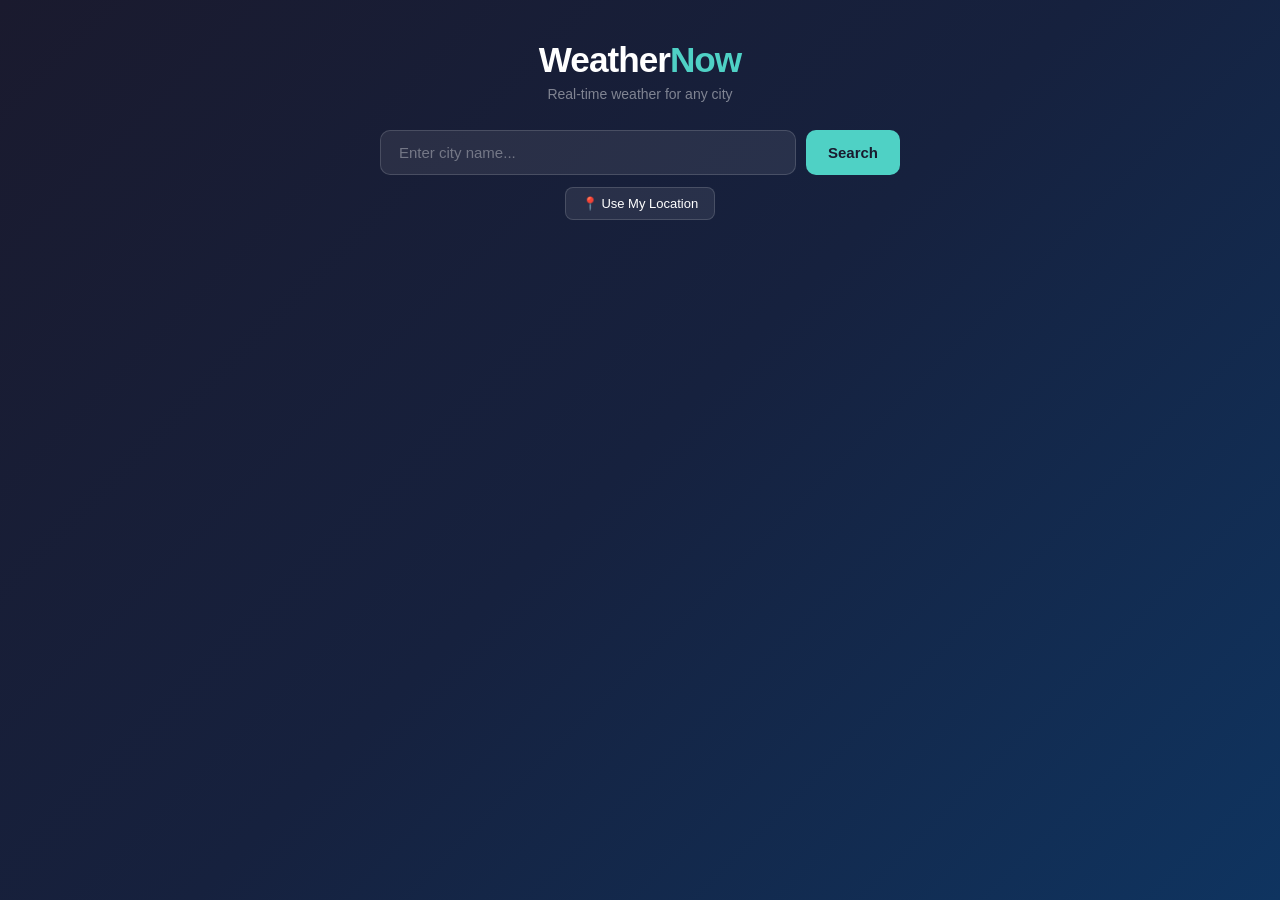
<file: projects/weathernow/index.html>
<!DOCTYPE html>
<html lang="en">
<head>
<meta charset="UTF-8">
<meta name="viewport" content="width=device-width, initial-scale=1.0">
<title>WeatherNow</title>
<link rel="stylesheet" href="style.css">
</head>
<body>
<div class="app">
  <h1>Weather<span>Now</span></h1>
  <p class="subtitle">Real-time weather for any city</p>

  <div class="search-bar">
    <input type="text" id="city-input" placeholder="Enter city name..." />
    <button id="search-btn">Search</button>
  </div>
  <button class="loc-btn" id="loc-btn">📍 Use My Location</button>

  <p class="error" id="error-msg">City not found. Please try again.</p>
  <p class="loading" id="loading">Fetching weather...</p>

  <div class="card" id="weather-card">
    <div class="city-name" id="city-name"></div>
    <div class="date" id="date"></div>
    <div class="main-weather">
      <div class="weather-icon" id="w-icon"></div>
      <div>
        <div class="temp" id="temp"></div>
        <div class="feels" id="feels"></div>
      </div>
    </div>
    <div class="desc" id="desc"></div>
    <div class="stats">
      <div class="stat"><div class="stat-label">Humidity</div><div class="stat-value" id="humidity"></div></div>
      <div class="stat"><div class="stat-label">Wind Speed</div><div class="stat-value" id="wind"></div></div>
      <div class="stat"><div class="stat-label">Visibility</div><div class="stat-value" id="visibility"></div></div>
      <div class="stat"><div class="stat-label">Pressure</div><div class="stat-value" id="pressure"></div></div>
    </div>
    <div class="forecast">
      <h3>5-Day Forecast</h3>
      <div class="forecast-grid" id="forecast-grid"></div>
    </div>
  </div>
</div>
<script src="app.js"></script>
</body>
</html>
</file>
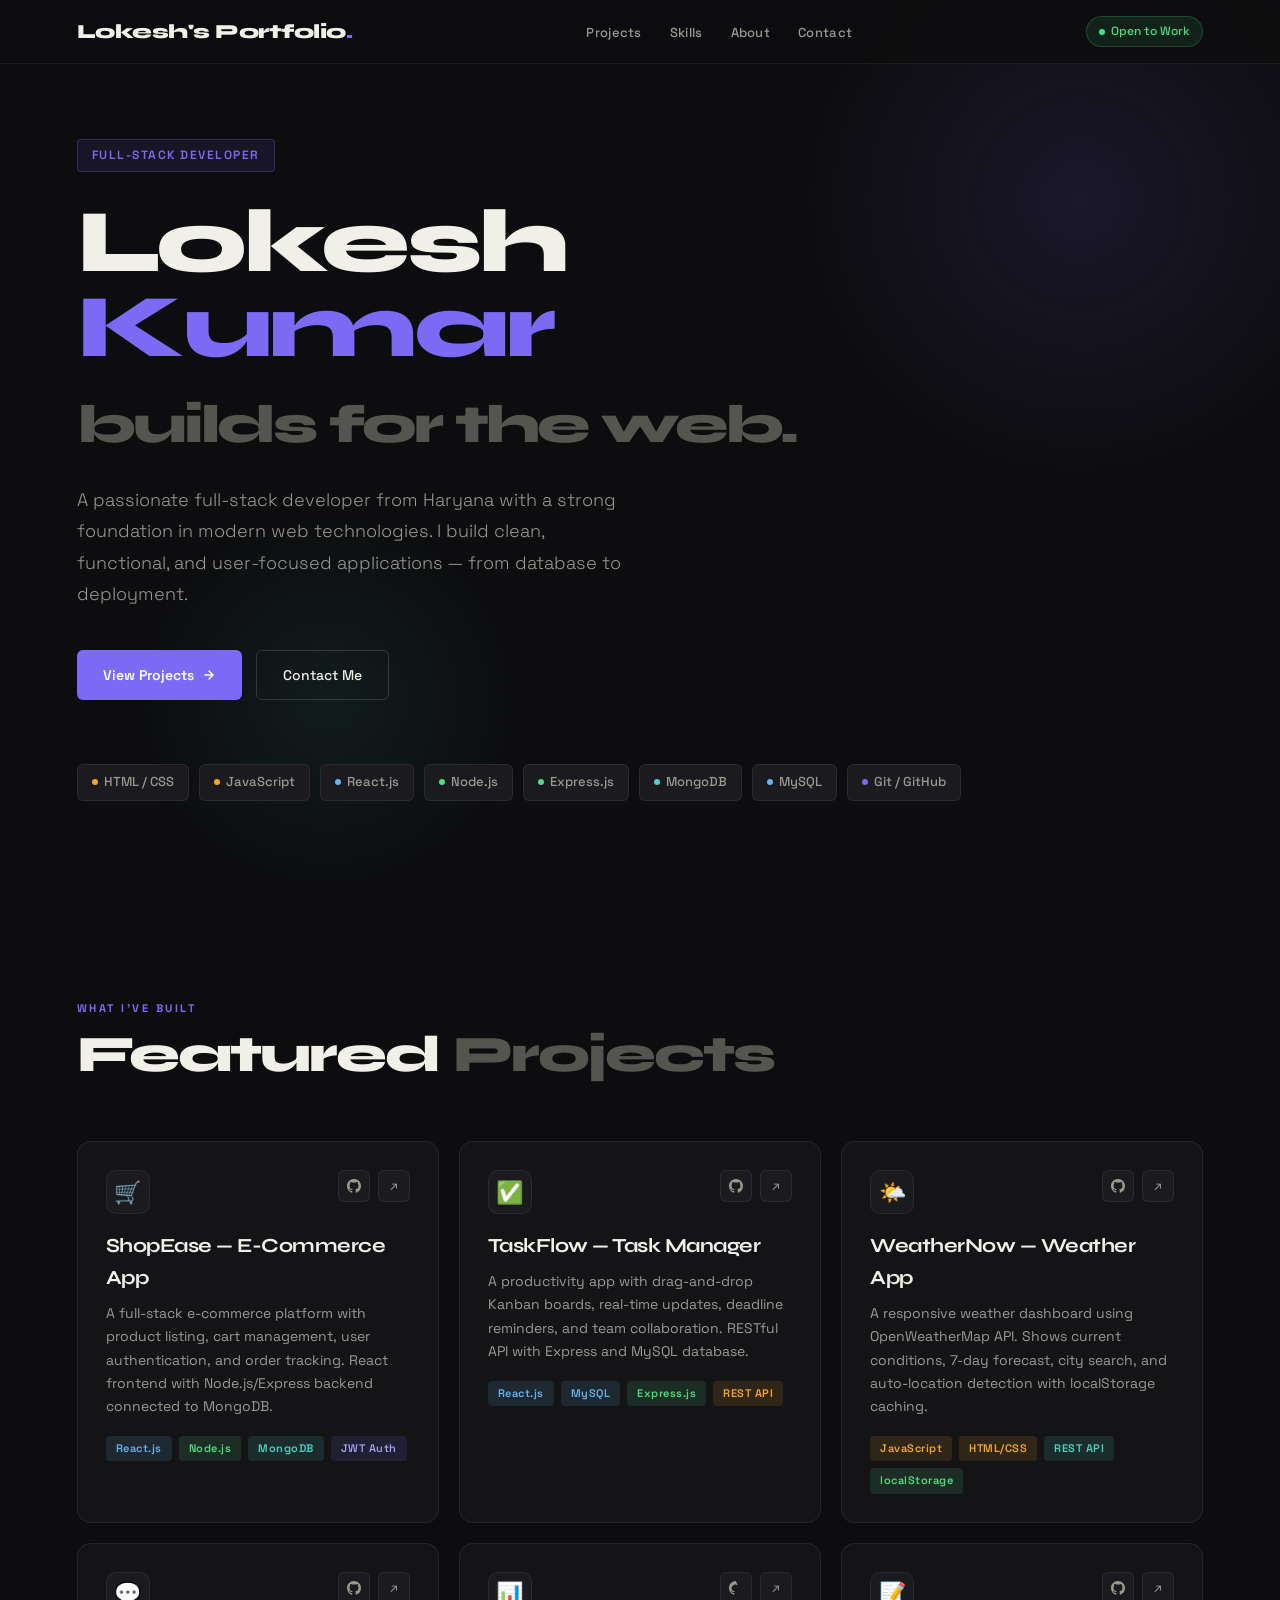
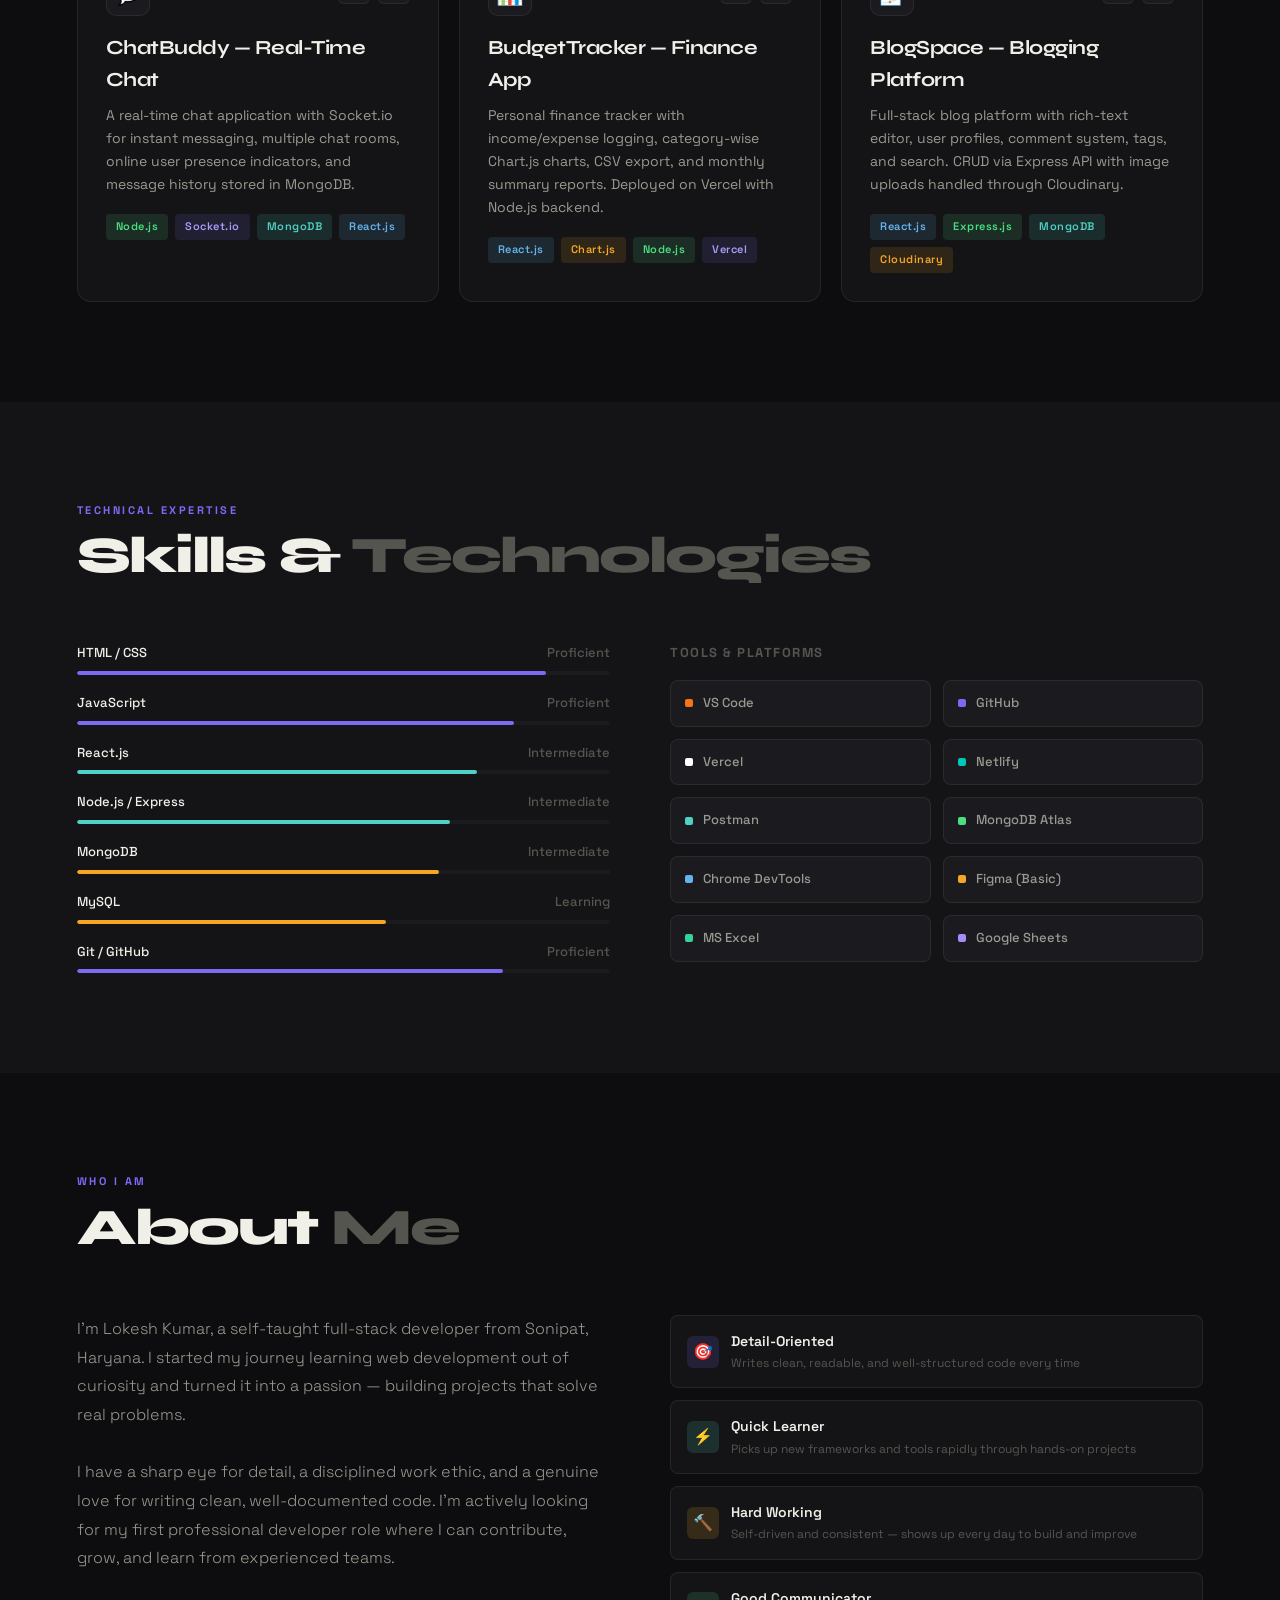
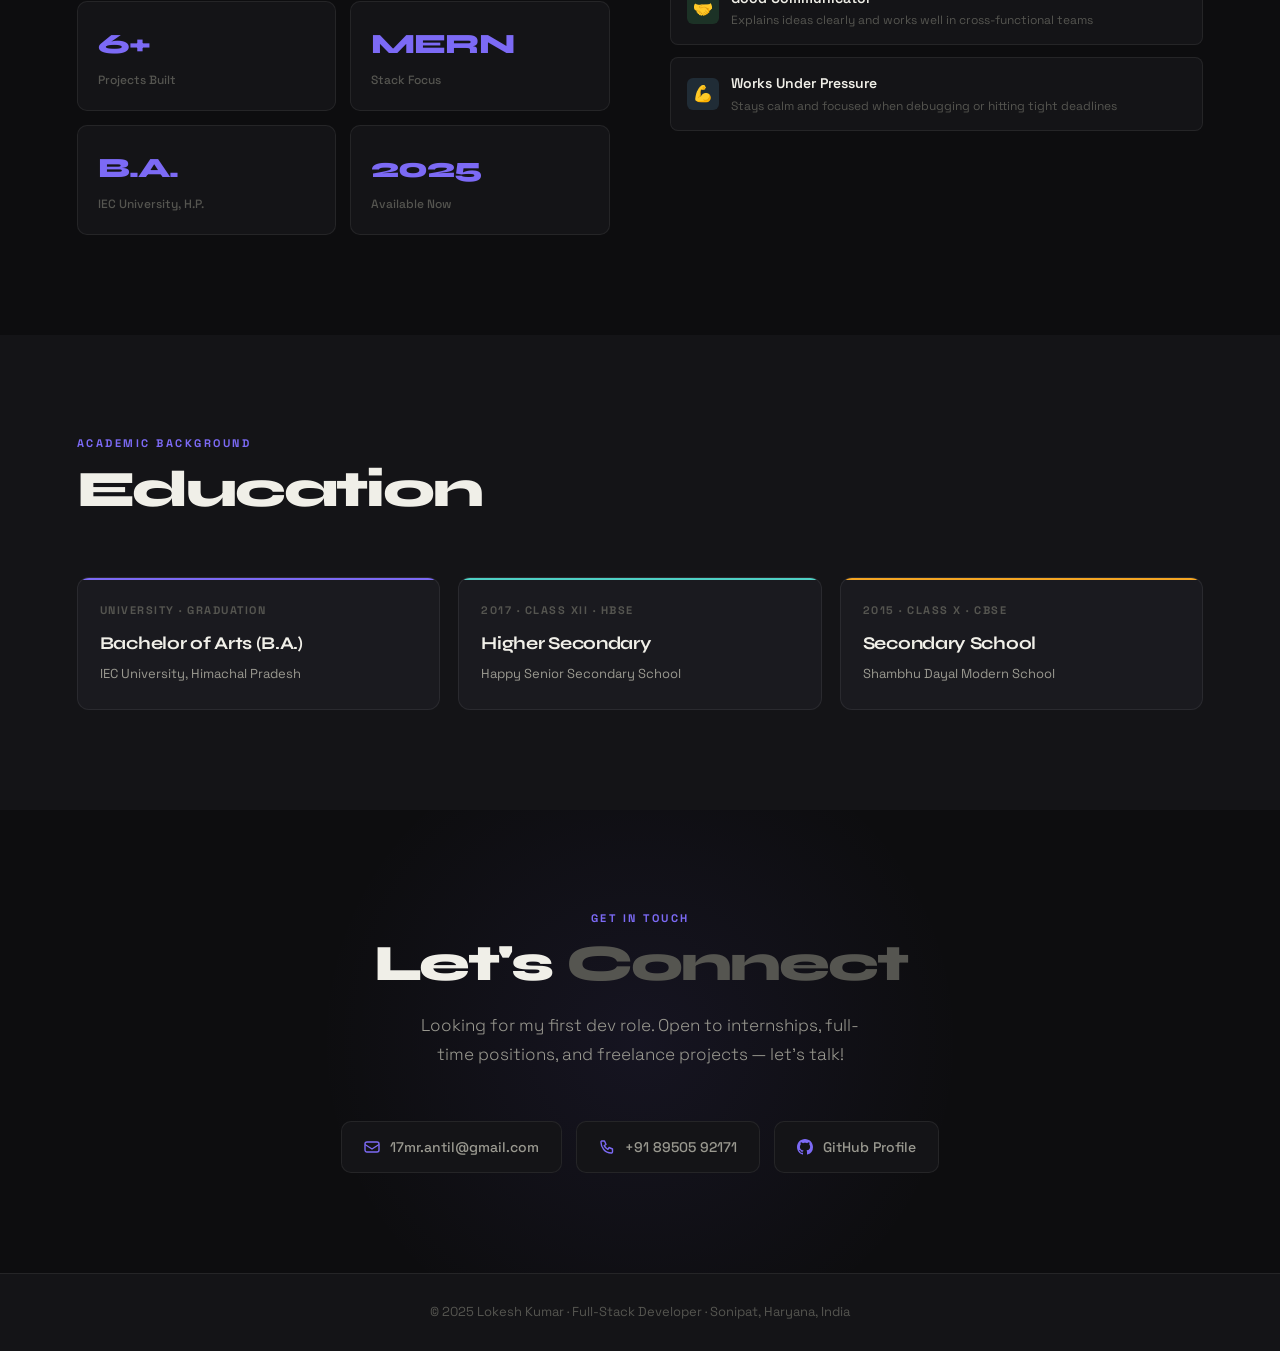
<file: projects/lokesh_kumar_portfolio.html>
<!DOCTYPE html>
<html lang="en">
<head>
<meta charset="UTF-8">
<meta name="viewport" content="width=device-width, initial-scale=1.0">
<title>Lokesh Kumar — Full-Stack Developer</title>
<link href="https://fonts.googleapis.com/css2?family=Space+Grotesk:wght@300;400;500;600;700&family=Syne:wght@700;800&display=swap" rel="stylesheet">
<style>
:root {
  --bg: #0d0d0f;
  --bg2: #141417;
  --bg3: #1a1a1f;
  --border: rgba(255,255,255,0.07);
  --border-hover: rgba(255,255,255,0.15);
  --text: #f0efe8;
  --text-soft: #9a9990;
  --text-muted: #555550;
  --accent: #7c6af5;
  --accent2: #4fd1c5;
  --accent3: #f5a623;
  --accent-glow: rgba(124,106,245,0.15);
  --green: #4ade80;
}
*, *::before, *::after { box-sizing: border-box; margin: 0; padding: 0; }
html { scroll-behavior: smooth; }
body {
  font-family: 'Space Grotesk', sans-serif;
  background: var(--bg);
  color: var(--text);
  line-height: 1.6;
  overflow-x: hidden;
}

/* NAV */
nav {
  position: fixed; top: 0; left: 0; right: 0; z-index: 100;
  display: flex; align-items: center; justify-content: space-between;
  padding: 0 6%;
  height: 64px;
  background: rgba(13,13,15,0.85);
  backdrop-filter: blur(20px);
  border-bottom: 1px solid var(--border);
}
.nav-logo {
  font-family: 'Syne', sans-serif;
  font-size: 20px; font-weight: 800;
  color: var(--text); text-decoration: none;
  letter-spacing: -0.5px;
}
.nav-logo span { color: var(--accent); }
.nav-links { display: flex; gap: 28px; list-style: none; }
.nav-links a {
  font-size: 13px; font-weight: 500;
  color: var(--text-soft); text-decoration: none;
  letter-spacing: 0.3px; transition: color .2s;
}
.nav-links a:hover { color: var(--text); }
.nav-badge {
  display: flex; align-items: center; gap: 6px;
  background: rgba(74,222,128,0.1);
  border: 1px solid rgba(74,222,128,0.2);
  border-radius: 20px; padding: 5px 12px;
  font-size: 12px; font-weight: 500; color: var(--green);
}
.nav-badge::before {
  content: ''; width: 6px; height: 6px;
  border-radius: 50%; background: var(--green);
  animation: pulse 2s ease-in-out infinite;
}
@keyframes pulse { 0%,100%{opacity:1} 50%{opacity:.4} }

/* HERO */
.hero {
  min-height: 100vh;
  display: flex; flex-direction: column; justify-content: center;
  padding: 100px 6% 60px;
  position: relative; overflow: hidden;
}
.hero-glow {
  position: absolute;
  width: 600px; height: 600px; border-radius: 50%;
  background: radial-gradient(circle, rgba(124,106,245,0.12) 0%, transparent 70%);
  top: -100px; right: -100px; pointer-events: none;
}
.hero-glow2 {
  position: absolute;
  width: 400px; height: 400px; border-radius: 50%;
  background: radial-gradient(circle, rgba(79,209,197,0.08) 0%, transparent 70%);
  bottom: 0; left: 10%; pointer-events: none;
}
.hero-tag {
  display: inline-flex; align-items: center; gap: 8px;
  background: rgba(124,106,245,0.1);
  border: 1px solid rgba(124,106,245,0.25);
  border-radius: 4px; padding: 6px 14px;
  font-size: 12px; font-weight: 600; letter-spacing: 1.5px;
  text-transform: uppercase; color: var(--accent);
  margin-bottom: 28px; width: fit-content;
}
h1 {
  font-family: 'Syne', sans-serif;
  font-size: clamp(54px, 7vw, 96px);
  font-weight: 800; line-height: 0.95;
  letter-spacing: -3px; margin-bottom: 28px;
}
h1 .line2 { color: var(--accent); }
h1 .line3 { color: var(--text-muted); font-size: 60%; }
.hero-desc {
  font-size: 18px; color: var(--text-soft);
  max-width: 560px; line-height: 1.75;
  font-weight: 300; margin-bottom: 40px;
}
.hero-actions { display: flex; gap: 14px; flex-wrap: wrap; margin-bottom: 64px; }
.btn-glow {
  display: inline-flex; align-items: center; gap: 8px;
  background: var(--accent); color: #fff;
  padding: 13px 26px; border-radius: 6px;
  font-size: 14px; font-weight: 600; text-decoration: none;
  transition: all .2s;
}
.btn-glow:hover { transform: translateY(-2px); box-shadow: 0 8px 32px rgba(124,106,245,0.35); }
.btn-outline {
  display: inline-flex; align-items: center; gap: 8px;
  border: 1px solid var(--border-hover); color: var(--text);
  padding: 13px 26px; border-radius: 6px;
  font-size: 14px; font-weight: 500; text-decoration: none;
  transition: all .2s;
}
.btn-outline:hover { border-color: var(--accent); color: var(--accent); transform: translateY(-2px); }
.tech-strip { display: flex; flex-wrap: wrap; gap: 10px; align-items: center; }
.tech-chip {
  display: flex; align-items: center; gap: 6px;
  background: var(--bg3); border: 1px solid var(--border);
  border-radius: 6px; padding: 7px 14px;
  font-size: 13px; font-weight: 500; color: var(--text-soft);
  transition: all .2s;
}
.tech-chip:hover { border-color: var(--accent); color: var(--text); }
.dot { width: 6px; height: 6px; border-radius: 50%; display: inline-block; }
.dot-purple { background: #7c6af5; }
.dot-teal   { background: #4fd1c5; }
.dot-orange { background: #f5a623; }
.dot-blue   { background: #63b3ed; }
.dot-green  { background: #4ade80; }

/* SECTION SHARED */
section { padding: 100px 6%; }
.sec-label {
  font-size: 11px; font-weight: 700; letter-spacing: 2.5px;
  text-transform: uppercase; color: var(--accent);
  margin-bottom: 10px;
}
h2 {
  font-family: 'Syne', sans-serif;
  font-size: clamp(36px, 4vw, 54px);
  font-weight: 800; letter-spacing: -2px;
  line-height: 1.05; margin-bottom: 60px;
  color: var(--text);
}
h2 .dim { color: var(--text-muted); }

/* PROJECTS */
.projects { background: var(--bg); }
.projects-grid {
  display: grid;
  grid-template-columns: repeat(auto-fit, minmax(320px, 1fr));
  gap: 20px;
}
.project-card {
  background: var(--bg2);
  border: 1px solid var(--border);
  border-radius: 14px; padding: 28px;
  position: relative; overflow: hidden;
  transition: border-color .25s, transform .25s;
}
.project-card:hover { border-color: var(--border-hover); transform: translateY(-4px); }
.project-header {
  display: flex; align-items: flex-start;
  justify-content: space-between; margin-bottom: 16px;
}
.project-icon {
  width: 44px; height: 44px; border-radius: 10px;
  display: flex; align-items: center; justify-content: center;
  font-size: 22px;
  background: var(--bg3); border: 1px solid var(--border);
}
.project-links { display: flex; gap: 8px; }
.proj-link {
  width: 32px; height: 32px; border-radius: 6px;
  background: var(--bg3); border: 1px solid var(--border);
  display: flex; align-items: center; justify-content: center;
  text-decoration: none; color: var(--text-soft);
  font-size: 13px; transition: all .2s;
}
.proj-link:hover { border-color: var(--accent); color: var(--accent); }
.project-title {
  font-family: 'Syne', sans-serif;
  font-size: 20px; font-weight: 700;
  letter-spacing: -0.5px; margin-bottom: 8px;
}
.project-desc {
  font-size: 14px; color: var(--text-soft);
  line-height: 1.65; margin-bottom: 18px;
}
.project-tags { display: flex; flex-wrap: wrap; gap: 7px; }
.ptag {
  font-size: 11px; font-weight: 600; letter-spacing: 0.5px;
  padding: 4px 10px; border-radius: 4px;
}
.ptag-purple { background: rgba(124,106,245,0.12); color: #a89df7; }
.ptag-teal   { background: rgba(79,209,197,0.12);  color: #4fd1c5; }
.ptag-orange { background: rgba(245,166,35,0.12);  color: #f5a623; }
.ptag-green  { background: rgba(74,222,128,0.12);  color: #4ade80; }
.ptag-blue   { background: rgba(99,179,237,0.12);  color: #63b3ed; }

/* SKILLS */
.skills-sec { background: var(--bg2); }
.skills-layout {
  display: grid; grid-template-columns: 1fr 1fr;
  gap: 60px; align-items: start;
}
.skill-bar-group { display: flex; flex-direction: column; gap: 18px; }
.skill-bar-meta {
  display: flex; justify-content: space-between;
  font-size: 13px; font-weight: 500; margin-bottom: 7px;
}
.skill-bar-meta span:last-child { color: var(--text-muted); }
.skill-track { height: 4px; background: var(--bg3); border-radius: 2px; overflow: hidden; }
.skill-fill { height: 100%; border-radius: 2px; background: var(--accent); }
.skill-fill.teal  { background: var(--accent2); }
.skill-fill.orange { background: var(--accent3); }
.tools-grid { display: grid; grid-template-columns: 1fr 1fr; gap: 12px; }
.tool-item {
  display: flex; align-items: center; gap: 10px;
  background: var(--bg3); border: 1px solid var(--border);
  border-radius: 8px; padding: 12px 14px;
  font-size: 13px; font-weight: 500; color: var(--text-soft);
  transition: all .2s;
}
.tool-item:hover { border-color: var(--border-hover); color: var(--text); }
.tool-dot { width: 8px; height: 8px; border-radius: 2px; flex-shrink: 0; }

/* ABOUT */
.about { background: var(--bg); }
.about-grid { display: grid; grid-template-columns: 1fr 1fr; gap: 60px; align-items: start; }
.about-desc {
  font-size: 16px; color: var(--text-soft);
  line-height: 1.8; margin-bottom: 28px; font-weight: 300;
}
.about-stats { display: grid; grid-template-columns: 1fr 1fr; gap: 14px; }
.astat {
  background: var(--bg2); border: 1px solid var(--border);
  border-radius: 10px; padding: 20px;
}
.astat .num {
  font-family: 'Syne', sans-serif;
  font-size: 28px; font-weight: 800;
  letter-spacing: -1px; color: var(--accent);
}
.astat .lbl { font-size: 12px; color: var(--text-muted); font-weight: 500; margin-top: 4px; }
.strength-list { display: flex; flex-direction: column; gap: 12px; }
.strength-row {
  display: flex; align-items: center; gap: 12px;
  background: var(--bg2); border: 1px solid var(--border);
  border-radius: 8px; padding: 14px 16px;
  transition: border-color .2s;
}
.strength-row:hover { border-color: var(--border-hover); }
.s-icon {
  width: 32px; height: 32px; border-radius: 6px;
  display: flex; align-items: center; justify-content: center;
  font-size: 16px; flex-shrink: 0;
}
.s-icon.purple { background: rgba(124,106,245,0.15); }
.s-icon.teal   { background: rgba(79,209,197,0.15); }
.s-icon.orange { background: rgba(245,166,35,0.15); }
.s-icon.green  { background: rgba(74,222,128,0.15); }
.s-icon.blue   { background: rgba(99,179,237,0.15); }
.s-name { font-size: 14px; font-weight: 600; margin-bottom: 2px; }
.s-desc { font-size: 12px; color: var(--text-muted); }

/* EDUCATION */
.education { background: var(--bg2); }
.edu-grid { display: grid; grid-template-columns: repeat(auto-fit, minmax(250px, 1fr)); gap: 18px; }
.edu-card {
  background: var(--bg3); border: 1px solid var(--border);
  border-radius: 12px; padding: 24px 22px;
  position: relative; overflow: hidden;
  transition: border-color .2s, transform .2s;
}
.edu-card:hover { border-color: var(--border-hover); transform: translateY(-3px); }
.edu-stripe { position: absolute; top: 0; left: 0; right: 0; height: 2px; }
.stripe-purple { background: var(--accent); }
.stripe-teal   { background: var(--accent2); }
.stripe-orange { background: var(--accent3); }
.edu-year {
  font-size: 11px; font-weight: 700; letter-spacing: 1.5px;
  text-transform: uppercase; color: var(--text-muted); margin-bottom: 10px;
}
.edu-degree {
  font-family: 'Syne', sans-serif;
  font-size: 18px; font-weight: 700; letter-spacing: -0.3px;
  margin-bottom: 6px; color: var(--text);
}
.edu-inst { font-size: 13px; color: var(--text-soft); }

/* CONTACT */
.contact { background: var(--bg); text-align: center; position: relative; overflow: hidden; }
.contact-glow {
  position: absolute; width: 700px; height: 700px; border-radius: 50%;
  background: radial-gradient(circle, rgba(124,106,245,0.08) 0%, transparent 65%);
  top: 50%; left: 50%; transform: translate(-50%, -50%);
  pointer-events: none;
}
.contact h2 { position: relative; }
.contact-sub {
  font-size: 17px; color: var(--text-soft);
  max-width: 460px; margin: -40px auto 52px;
  line-height: 1.7; font-weight: 300; position: relative;
}
.contact-cards {
  display: flex; justify-content: center;
  gap: 14px; flex-wrap: wrap; position: relative;
}
.ccard {
  display: flex; align-items: center; gap: 10px;
  background: var(--bg2); border: 1px solid var(--border);
  border-radius: 10px; padding: 14px 22px;
  font-size: 14px; font-weight: 500;
  text-decoration: none; color: var(--text-soft);
  transition: all .2s;
}
.ccard:hover { border-color: var(--accent); color: var(--text); transform: translateY(-2px); }
.ccard svg { width: 16px; height: 16px; flex-shrink: 0; color: var(--accent); }

/* FOOTER */
footer {
  background: var(--bg2); border-top: 1px solid var(--border);
  padding: 28px 6%; text-align: center;
  font-size: 13px; color: var(--text-muted);
}

/* ANIMATIONS */
@keyframes fadeUp { from { opacity:0; transform:translateY(20px); } to { opacity:1; transform:translateY(0); } }
.hero > * { animation: fadeUp .6s ease both; }
.hero > *:nth-child(2) { animation-delay:.05s; }
.hero > *:nth-child(3) { animation-delay:.15s; }
.hero > *:nth-child(4) { animation-delay:.2s; }
.hero > *:nth-child(5) { animation-delay:.28s; }
.hero > *:nth-child(6) { animation-delay:.35s; }

@media (max-width: 768px) {
  .skills-layout, .about-grid { grid-template-columns: 1fr; gap: 36px; }
  .nav-links, .nav-badge { display: none; }
  h1 { letter-spacing: -2px; }
}
</style>
</head>
<body>

<nav>
  <a class="nav-logo" href="#">Lokesh's Portfolio<span>.</span></a>
  <ul class="nav-links">
    <li><a href="#projects">Projects</a></li>
    <li><a href="#skills">Skills</a></li>
    <li><a href="#about">About</a></li>
    <li><a href="#contact">Contact</a></li>
  </ul>
  <span class="nav-badge">Open to Work</span>
</nav>

<!-- HERO -->
<section class="hero">
  <div class="hero-glow"></div>
  <div class="hero-glow2"></div>
  <span class="hero-tag">Full-Stack Developer</span>
  <h1>
    <span>Lokesh</span><br>
    <span class="line2">Kumar</span><br>
    <span class="line3">builds for the web.</span>
  </h1>
  <p class="hero-desc">
    A passionate full-stack developer from Haryana with a strong foundation in modern web technologies. I build clean, functional, and user-focused applications — from database to deployment.
  </p>
  <div class="hero-actions">
    <a href="#projects" class="btn-glow">
      View Projects
      <svg width="14" height="14" viewBox="0 0 14 14" fill="none"><path d="M3 7h8M7 3l4 4-4 4" stroke="currentColor" stroke-width="1.5" stroke-linecap="round" stroke-linejoin="round"/></svg>
    </a>
    <a href="#contact" class="btn-outline">Contact Me</a>
  </div>
  <div class="tech-strip">
    <div class="tech-chip"><span class="dot dot-orange"></span>HTML / CSS</div>
    <div class="tech-chip"><span class="dot dot-orange"></span>JavaScript</div>
    <div class="tech-chip"><span class="dot dot-blue"></span>React.js</div>
    <div class="tech-chip"><span class="dot dot-green"></span>Node.js</div>
    <div class="tech-chip"><span class="dot dot-green"></span>Express.js</div>
    <div class="tech-chip"><span class="dot dot-teal"></span>MongoDB</div>
    <div class="tech-chip"><span class="dot dot-blue"></span>MySQL</div>
    <div class="tech-chip"><span class="dot dot-purple"></span>Git / GitHub</div>
  </div>
</section>

<!-- PROJECTS -->
<section class="projects" id="projects">
  <div class="sec-label">What I've Built</div>
  <h2>Featured <span class="dim">Projects</span></h2>
  <div class="projects-grid">

    <div class="project-card">
      <div class="project-header">
        <div class="project-icon">🛒</div>
        <div class="project-links">
          <a href="#" class="proj-link">
            <svg width="14" height="14" viewBox="0 0 16 16" fill="currentColor"><path d="M8 0C3.58 0 0 3.58 0 8c0 3.54 2.29 6.53 5.47 7.59.4.07.55-.17.55-.38 0-.19-.01-.82-.01-1.49-2.01.37-2.53-.49-2.69-.94-.09-.23-.48-.94-.82-1.13-.28-.15-.68-.52-.01-.53.63-.01 1.08.58 1.23.82.72 1.21 1.87.87 2.33.66.07-.52.28-.87.51-1.07-1.78-.2-3.64-.89-3.64-3.95 0-.87.31-1.59.82-2.15-.08-.2-.36-1.02.08-2.12 0 0 .67-.21 2.2.82.64-.18 1.32-.27 2-.27.68 0 1.36.09 2 .27 1.53-1.04 2.2-.82 2.2-.82.44 1.1.16 1.92.08 2.12.51.56.82 1.27.82 2.15 0 3.07-1.87 3.75-3.65 3.95.29.25.54.73.54 1.48 0 1.07-.01 1.93-.01 2.2 0 .21.15.46.55.38A8.013 8.013 0 0016 8c0-4.42-3.58-8-8-8z"/></svg>
          </a>
          <a href="#" class="proj-link">↗</a>
        </div>
      </div>
      <div class="project-title">ShopEase — E-Commerce App</div>
      <div class="project-desc">A full-stack e-commerce platform with product listing, cart management, user authentication, and order tracking. React frontend with Node.js/Express backend connected to MongoDB.</div>
      <div class="project-tags">
        <span class="ptag ptag-blue">React.js</span>
        <span class="ptag ptag-green">Node.js</span>
        <span class="ptag ptag-teal">MongoDB</span>
        <span class="ptag ptag-purple">JWT Auth</span>
      </div>
    </div>

    <div class="project-card">
      <div class="project-header">
        <div class="project-icon">✅</div>
        <div class="project-links">
          <a href="#" class="proj-link">
            <svg width="14" height="14" viewBox="0 0 16 16" fill="currentColor"><path d="M8 0C3.58 0 0 3.58 0 8c0 3.54 2.29 6.53 5.47 7.59.4.07.55-.17.55-.38 0-.19-.01-.82-.01-1.49-2.01.37-2.53-.49-2.69-.94-.09-.23-.48-.94-.82-1.13-.28-.15-.68-.52-.01-.53.63-.01 1.08.58 1.23.82.72 1.21 1.87.87 2.33.66.07-.52.28-.87.51-1.07-1.78-.2-3.64-.89-3.64-3.95 0-.87.31-1.59.82-2.15-.08-.2-.36-1.02.08-2.12 0 0 .67-.21 2.2.82.64-.18 1.32-.27 2-.27.68 0 1.36.09 2 .27 1.53-1.04 2.2-.82 2.2-.82.44 1.1.16 1.92.08 2.12.51.56.82 1.27.82 2.15 0 3.07-1.87 3.75-3.65 3.95.29.25.54.73.54 1.48 0 1.07-.01 1.93-.01 2.2 0 .21.15.46.55.38A8.013 8.013 0 0016 8c0-4.42-3.58-8-8-8z"/></svg>
          </a>
          <a href="#" class="proj-link">↗</a>
        </div>
      </div>
      <div class="project-title">TaskFlow — Task Manager</div>
      <div class="project-desc">A productivity app with drag-and-drop Kanban boards, real-time updates, deadline reminders, and team collaboration. RESTful API with Express and MySQL database.</div>
      <div class="project-tags">
        <span class="ptag ptag-blue">React.js</span>
        <span class="ptag ptag-blue">MySQL</span>
        <span class="ptag ptag-green">Express.js</span>
        <span class="ptag ptag-orange">REST API</span>
      </div>
    </div>

    <div class="project-card">
      <div class="project-header">
        <div class="project-icon">🌤️</div>
        <div class="project-links">
          <a href="#" class="proj-link">
            <svg width="14" height="14" viewBox="0 0 16 16" fill="currentColor"><path d="M8 0C3.58 0 0 3.58 0 8c0 3.54 2.29 6.53 5.47 7.59.4.07.55-.17.55-.38 0-.19-.01-.82-.01-1.49-2.01.37-2.53-.49-2.69-.94-.09-.23-.48-.94-.82-1.13-.28-.15-.68-.52-.01-.53.63-.01 1.08.58 1.23.82.72 1.21 1.87.87 2.33.66.07-.52.28-.87.51-1.07-1.78-.2-3.64-.89-3.64-3.95 0-.87.31-1.59.82-2.15-.08-.2-.36-1.02.08-2.12 0 0 .67-.21 2.2.82.64-.18 1.32-.27 2-.27.68 0 1.36.09 2 .27 1.53-1.04 2.2-.82 2.2-.82.44 1.1.16 1.92.08 2.12.51.56.82 1.27.82 2.15 0 3.07-1.87 3.75-3.65 3.95.29.25.54.73.54 1.48 0 1.07-.01 1.93-.01 2.2 0 .21.15.46.55.38A8.013 8.013 0 0016 8c0-4.42-3.58-8-8-8z"/></svg>
          </a>
          <a href="#" class="proj-link">↗</a>
        </div>
      </div>
      <div class="project-title">WeatherNow — Weather App</div>
      <div class="project-desc">A responsive weather dashboard using OpenWeatherMap API. Shows current conditions, 7-day forecast, city search, and auto-location detection with localStorage caching.</div>
      <div class="project-tags">
        <span class="ptag ptag-orange">JavaScript</span>
        <span class="ptag ptag-orange">HTML/CSS</span>
        <span class="ptag ptag-teal">REST API</span>
        <span class="ptag ptag-green">localStorage</span>
      </div>
    </div>

    <div class="project-card">
      <div class="project-header">
        <div class="project-icon">💬</div>
        <div class="project-links">
          <a href="#" class="proj-link">
            <svg width="14" height="14" viewBox="0 0 16 16" fill="currentColor"><path d="M8 0C3.58 0 0 3.58 0 8c0 3.54 2.29 6.53 5.47 7.59.4.07.55-.17.55-.38 0-.19-.01-.82-.01-1.49-2.01.37-2.53-.49-2.69-.94-.09-.23-.48-.94-.82-1.13-.28-.15-.68-.52-.01-.53.63-.01 1.08.58 1.23.82.72 1.21 1.87.87 2.33.66.07-.52.28-.87.51-1.07-1.78-.2-3.64-.89-3.64-3.95 0-.87.31-1.59.82-2.15-.08-.2-.36-1.02.08-2.12 0 0 .67-.21 2.2.82.64-.18 1.32-.27 2-.27.68 0 1.36.09 2 .27 1.53-1.04 2.2-.82 2.2-.82.44 1.1.16 1.92.08 2.12.51.56.82 1.27.82 2.15 0 3.07-1.87 3.75-3.65 3.95.29.25.54.73.54 1.48 0 1.07-.01 1.93-.01 2.2 0 .21.15.46.55.38A8.013 8.013 0 0016 8c0-4.42-3.58-8-8-8z"/></svg>
          </a>
          <a href="#" class="proj-link">↗</a>
        </div>
      </div>
      <div class="project-title">ChatBuddy — Real-Time Chat</div>
      <div class="project-desc">A real-time chat application with Socket.io for instant messaging, multiple chat rooms, online user presence indicators, and message history stored in MongoDB.</div>
      <div class="project-tags">
        <span class="ptag ptag-green">Node.js</span>
        <span class="ptag ptag-purple">Socket.io</span>
        <span class="ptag ptag-teal">MongoDB</span>
        <span class="ptag ptag-blue">React.js</span>
      </div>
    </div>

    <div class="project-card">
      <div class="project-header">
        <div class="project-icon">📊</div>
        <div class="project-links">
          <a href="#" class="proj-link">
            <svg width="14" height="14" viewBox="0 0 16 16" fill="currentColor"><path d="M8 0C3.58 0 0 3.58 0 8c0 3.54 2.29 6.53 5.47 7.59.4.07.55-.17.55-.38 0-.19-.01-.82-.01-1.49-2.01.37-2.53-.49-2.69-.94-.09-.23-.48-.94-.82-1.13-.28-.15-.68-.52-.01-.53.63-.01 1.08.58 1.23.82.72 1.21 1.87.87 2.33.66.07-.52.28-.87.51-1.07-1.78-.2-3.64-.89-3.64-3.95 0-.87.31-1.87 3.75-3.65 3.95.29.25.54.73.54 1.48 0 1.07-.01 1.93-.01 2.2 0 .21.15.46.55.38A8.013 8.013 0 0016 8c0-4.42-3.58-8-8-8z"/></svg>
          </a>
          <a href="#" class="proj-link">↗</a>
        </div>
      </div>
      <div class="project-title">BudgetTracker — Finance App</div>
      <div class="project-desc">Personal finance tracker with income/expense logging, category-wise Chart.js charts, CSV export, and monthly summary reports. Deployed on Vercel with Node.js backend.</div>
      <div class="project-tags">
        <span class="ptag ptag-blue">React.js</span>
        <span class="ptag ptag-orange">Chart.js</span>
        <span class="ptag ptag-green">Node.js</span>
        <span class="ptag ptag-purple">Vercel</span>
      </div>
    </div>

    <div class="project-card">
      <div class="project-header">
        <div class="project-icon">📝</div>
        <div class="project-links">
          <a href="#" class="proj-link">
            <svg width="14" height="14" viewBox="0 0 16 16" fill="currentColor"><path d="M8 0C3.58 0 0 3.58 0 8c0 3.54 2.29 6.53 5.47 7.59.4.07.55-.17.55-.38 0-.19-.01-.82-.01-1.49-2.01.37-2.53-.49-2.69-.94-.09-.23-.48-.94-.82-1.13-.28-.15-.68-.52-.01-.53.63-.01 1.08.58 1.23.82.72 1.21 1.87.87 2.33.66.07-.52.28-.87.51-1.07-1.78-.2-3.64-.89-3.64-3.95 0-.87.31-1.59.82-2.15-.08-.2-.36-1.02.08-2.12 0 0 .67-.21 2.2.82.64-.18 1.32-.27 2-.27.68 0 1.36.09 2 .27 1.53-1.04 2.2-.82 2.2-.82.44 1.1.16 1.92.08 2.12.51.56.82 1.27.82 2.15 0 3.07-1.87 3.75-3.65 3.95.29.25.54.73.54 1.48 0 1.07-.01 1.93-.01 2.2 0 .21.15.46.55.38A8.013 8.013 0 0016 8c0-4.42-3.58-8-8-8z"/></svg>
          </a>
          <a href="#" class="proj-link">↗</a>
        </div>
      </div>
      <div class="project-title">BlogSpace — Blogging Platform</div>
      <div class="project-desc">Full-stack blog platform with rich-text editor, user profiles, comment system, tags, and search. CRUD via Express API with image uploads handled through Cloudinary.</div>
      <div class="project-tags">
        <span class="ptag ptag-blue">React.js</span>
        <span class="ptag ptag-green">Express.js</span>
        <span class="ptag ptag-teal">MongoDB</span>
        <span class="ptag ptag-orange">Cloudinary</span>
      </div>
    </div>

  </div>
</section>

<!-- SKILLS -->
<section class="skills-sec" id="skills">
  <div class="sec-label">Technical Expertise</div>
  <h2>Skills &amp; <span class="dim">Technologies</span></h2>
  <div class="skills-layout">
    <div>
      <div class="skill-bar-group">
        <div>
          <div class="skill-bar-meta"><span>HTML / CSS</span><span>Proficient</span></div>
          <div class="skill-track"><div class="skill-fill" style="width:88%"></div></div>
        </div>
        <div>
          <div class="skill-bar-meta"><span>JavaScript</span><span>Proficient</span></div>
          <div class="skill-track"><div class="skill-fill" style="width:82%"></div></div>
        </div>
        <div>
          <div class="skill-bar-meta"><span>React.js</span><span>Intermediate</span></div>
          <div class="skill-track"><div class="skill-fill teal" style="width:75%"></div></div>
        </div>
        <div>
          <div class="skill-bar-meta"><span>Node.js / Express</span><span>Intermediate</span></div>
          <div class="skill-track"><div class="skill-fill teal" style="width:70%"></div></div>
        </div>
        <div>
          <div class="skill-bar-meta"><span>MongoDB</span><span>Intermediate</span></div>
          <div class="skill-track"><div class="skill-fill orange" style="width:68%"></div></div>
        </div>
        <div>
          <div class="skill-bar-meta"><span>MySQL</span><span>Learning</span></div>
          <div class="skill-track"><div class="skill-fill orange" style="width:58%"></div></div>
        </div>
        <div>
          <div class="skill-bar-meta"><span>Git / GitHub</span><span>Proficient</span></div>
          <div class="skill-track"><div class="skill-fill" style="width:80%"></div></div>
        </div>
      </div>
    </div>
    <div>
      <p style="font-size:13px;color:var(--text-muted);font-weight:700;letter-spacing:1.5px;text-transform:uppercase;margin-bottom:16px;">Tools &amp; Platforms</p>
      <div class="tools-grid">
        <div class="tool-item"><span class="tool-dot" style="background:#f97316"></span>VS Code</div>
        <div class="tool-item"><span class="tool-dot" style="background:#7c6af5"></span>GitHub</div>
        <div class="tool-item"><span class="tool-dot" style="background:#fff"></span>Vercel</div>
        <div class="tool-item"><span class="tool-dot" style="background:#00c7b7"></span>Netlify</div>
        <div class="tool-item"><span class="tool-dot" style="background:#4fd1c5"></span>Postman</div>
        <div class="tool-item"><span class="tool-dot" style="background:#4ade80"></span>MongoDB Atlas</div>
        <div class="tool-item"><span class="tool-dot" style="background:#63b3ed"></span>Chrome DevTools</div>
        <div class="tool-item"><span class="tool-dot" style="background:#f5a623"></span>Figma (Basic)</div>
        <div class="tool-item"><span class="tool-dot" style="background:#34d399"></span>MS Excel</div>
        <div class="tool-item"><span class="tool-dot" style="background:#a78bfa"></span>Google Sheets</div>
      </div>
    </div>
  </div>
</section>

<!-- ABOUT -->
<section class="about" id="about">
  <div class="sec-label">Who I Am</div>
  <h2>About <span class="dim">Me</span></h2>
  <div class="about-grid">
    <div>
      <p class="about-desc">
        I'm Lokesh Kumar, a self-taught full-stack developer from Sonipat, Haryana. I started my journey learning web development out of curiosity and turned it into a passion — building projects that solve real problems.
      </p>
      <p class="about-desc">
        I have a sharp eye for detail, a disciplined work ethic, and a genuine love for writing clean, well-documented code. I'm actively looking for my first professional developer role where I can contribute, grow, and learn from experienced teams.
      </p>
      <div class="about-stats">
        <div class="astat"><div class="num">6+</div><div class="lbl">Projects Built</div></div>
        <div class="astat"><div class="num">MERN</div><div class="lbl">Stack Focus</div></div>
        <div class="astat"><div class="num">B.A.</div><div class="lbl">IEC University, H.P.</div></div>
        <div class="astat"><div class="num">2025</div><div class="lbl">Available Now</div></div>
      </div>
    </div>
    <div>
      <div class="strength-list">
        <div class="strength-row">
          <div class="s-icon purple">🎯</div>
          <div>
            <div class="s-name">Detail-Oriented</div>
            <div class="s-desc">Writes clean, readable, and well-structured code every time</div>
          </div>
        </div>
        <div class="strength-row">
          <div class="s-icon teal">⚡</div>
          <div>
            <div class="s-name">Quick Learner</div>
            <div class="s-desc">Picks up new frameworks and tools rapidly through hands-on projects</div>
          </div>
        </div>
        <div class="strength-row">
          <div class="s-icon orange">🔨</div>
          <div>
            <div class="s-name">Hard Working</div>
            <div class="s-desc">Self-driven and consistent — shows up every day to build and improve</div>
          </div>
        </div>
        <div class="strength-row">
          <div class="s-icon green">🤝</div>
          <div>
            <div class="s-name">Good Communicator</div>
            <div class="s-desc">Explains ideas clearly and works well in cross-functional teams</div>
          </div>
        </div>
        <div class="strength-row">
          <div class="s-icon blue">💪</div>
          <div>
            <div class="s-name">Works Under Pressure</div>
            <div class="s-desc">Stays calm and focused when debugging or hitting tight deadlines</div>
          </div>
        </div>
      </div>
    </div>
  </div>
</section>

<!-- EDUCATION -->
<section class="education" id="education">
  <div class="sec-label">Academic Background</div>
  <h2>Education</h2>
  <div class="edu-grid">
    <div class="edu-card">
      <div class="edu-stripe stripe-purple"></div>
      <div class="edu-year">University · Graduation</div>
      <div class="edu-degree">Bachelor of Arts (B.A.)</div>
      <div class="edu-inst">IEC University, Himachal Pradesh</div>
    </div>
    <div class="edu-card">
      <div class="edu-stripe stripe-teal"></div>
      <div class="edu-year">2017 · Class XII · HBSE</div>
      <div class="edu-degree">Higher Secondary</div>
      <div class="edu-inst">Happy Senior Secondary School</div>
    </div>
    <div class="edu-card">
      <div class="edu-stripe stripe-orange"></div>
      <div class="edu-year">2015 · Class X · CBSE</div>
      <div class="edu-degree">Secondary School</div>
      <div class="edu-inst">Shambhu Dayal Modern School</div>
    </div>
  </div>
</section>

<!-- CONTACT -->
<section class="contact" id="contact">
  <div class="contact-glow"></div>
  <div class="sec-label" style="text-align:center">Get In Touch</div>
  <h2 style="text-align:center">Let's <span class="dim">Connect</span></h2>
  <p class="contact-sub">Looking for my first dev role. Open to internships, full-time positions, and freelance projects — let's talk!</p>
  <div class="contact-cards">
    <a href="mailto:17mr.antil@gmail.com" class="ccard">
      <svg viewBox="0 0 16 16" fill="none"><rect x="1" y="3" width="14" height="10" rx="2" stroke="currentColor" stroke-width="1.4"/><path d="M1 5.5l7 4.5 7-4.5" stroke="currentColor" stroke-width="1.4" stroke-linejoin="round"/></svg>
      17mr.antil@gmail.com
    </a>
    <a href="tel:+918950592171" class="ccard">
      <svg viewBox="0 0 16 16" fill="none"><path d="M2.5 2h3l1.5 3.5-1.8 1.1c.8 1.7 2 2.9 3.7 3.7L10 8.5 13.5 10v2.8A1.2 1.2 0 0 1 12.2 14C5.8 14 2 8.2 2 3.2A1.2 1.2 0 0 1 2.5 2z" stroke="currentColor" stroke-width="1.4" stroke-linejoin="round"/></svg>
      +91 89505 92171
    </a>
    <a href="#" class="ccard">
      <svg viewBox="0 0 16 16" fill="currentColor"><path d="M8 0C3.58 0 0 3.58 0 8c0 3.54 2.29 6.53 5.47 7.59.4.07.55-.17.55-.38 0-.19-.01-.82-.01-1.49-2.01.37-2.53-.49-2.69-.94-.09-.23-.48-.94-.82-1.13-.28-.15-.68-.52-.01-.53.63-.01 1.08.58 1.23.82.72 1.21 1.87.87 2.33.66.07-.52.28-.87.51-1.07-1.78-.2-3.64-.89-3.64-3.95 0-.87.31-1.59.82-2.15-.08-.2-.36-1.02.08-2.12 0 0 .67-.21 2.2.82.64-.18 1.32-.27 2-.27.68 0 1.36.09 2 .27 1.53-1.04 2.2-.82 2.2-.82.44 1.1.16 1.92.08 2.12.51.56.82 1.27.82 2.15 0 3.07-1.87 3.75-3.65 3.95.29.25.54.73.54 1.48 0 1.07-.01 1.93-.01 2.2 0 .21.15.46.55.38A8.013 8.013 0 0016 8c0-4.42-3.58-8-8-8z"/></svg>
      GitHub Profile
    </a>
  </div>
</section>

<footer>
  <p>© 2025 Lokesh Kumar · Full-Stack Developer · Sonipat, Haryana, India</p>
</footer>

</body>
</html>
</file>
<file: projects/taskflow/style.css>
* { box-sizing: border-box; margin: 0; padding: 0; }
body { font-family: 'Segoe UI', sans-serif; background: #0f172a; color: #e2e8f0; min-height: 100vh; }
.app { max-width: 1200px; margin: 0 auto; padding: 28px 20px; }

header {
  display: flex; align-items: center; justify-content: space-between;
  margin-bottom: 20px; flex-wrap: wrap; gap: 14px;
}
header h1 { font-size: 1.7rem; font-weight: 700; margin-bottom: 2px; }
header p { color: #64748b; font-size: 13px; }
.add-task-btn {
  background: #6366f1; color: #fff; border: none;
  padding: 11px 22px; border-radius: 10px;
  font-size: 14px; font-weight: 700; cursor: pointer; transition: background .2s;
}
.add-task-btn:hover { background: #4f46e5; }

/* Stats */
.stats-bar { display: flex; gap: 10px; margin-bottom: 24px; flex-wrap: wrap; }
.stat-pill {
  background: rgba(255,255,255,0.05); border: 1px solid rgba(255,255,255,0.1);
  border-radius: 20px; padding: 6px 16px; font-size: 13px; font-weight: 500;
}
.stat-pill span { font-weight: 700; margin-right: 4px; }
.stat-pill.in span { color: #f59e0b; }
.stat-pill.done span { color: #10b981; }

/* Board */
.board { display: grid; grid-template-columns: repeat(3, 1fr); gap: 18px; }
.column {
  background: rgba(255,255,255,0.04); border: 1px solid rgba(255,255,255,0.08);
  border-radius: 16px; padding: 16px; min-height: 500px;
}
.col-header {
  display: flex; align-items: center; gap: 8px;
  font-size: 14px; font-weight: 700; margin-bottom: 14px;
  padding-bottom: 12px; border-bottom: 1px solid rgba(255,255,255,0.08);
}
.col-dot { width: 8px; height: 8px; border-radius: 50%; }
.todo-dot       { background: #94a3b8; }
.inprogress-dot { background: #f59e0b; }
.done-dot       { background: #10b981; }

/* Card */
.task-card {
  background: #1e293b; border: 1px solid rgba(255,255,255,0.08);
  border-radius: 12px; padding: 14px; margin-bottom: 10px;
  cursor: grab; transition: transform .15s, box-shadow .15s;
}
.task-card:hover { transform: translateY(-2px); box-shadow: 0 8px 24px rgba(0,0,0,0.3); }
.task-card.dragging { opacity: 0.5; }
.card-top { display: flex; align-items: flex-start; justify-content: space-between; gap: 8px; margin-bottom: 8px; }
.card-title { font-size: 14px; font-weight: 600; line-height: 1.4; }
.card-actions { display: flex; gap: 4px; flex-shrink: 0; }
.card-btn {
  background: none; border: none; color: #64748b;
  font-size: 14px; cursor: pointer; padding: 2px 4px;
  border-radius: 4px; transition: color .2s, background .2s;
}
.card-btn:hover { color: #e2e8f0; background: rgba(255,255,255,0.08); }
.card-desc { font-size: 12px; color: #64748b; margin-bottom: 10px; line-height: 1.5; }
.card-footer { display: flex; align-items: center; justify-content: space-between; }
.priority-badge {
  font-size: 11px; font-weight: 600; padding: 2px 8px;
  border-radius: 4px;
}
.priority-low    { background: rgba(16,185,129,0.15); color: #10b981; }
.priority-medium { background: rgba(245,158,11,0.15); color: #f59e0b; }
.priority-high   { background: rgba(239,68,68,0.15);  color: #ef4444; }
.due-date { font-size: 11px; color: #475569; }
.due-date.overdue { color: #ef4444; }

/* Modal */
.modal-overlay {
  position: fixed; inset: 0; background: rgba(0,0,0,0.6);
  display: none; align-items: center; justify-content: center;
  z-index: 1000; backdrop-filter: blur(4px);
}
.modal-overlay.open { display: flex; }
.modal {
  background: #1e293b; border: 1px solid rgba(255,255,255,0.1);
  border-radius: 20px; padding: 28px; width: 100%; max-width: 480px;
  margin: 20px;
}
.modal-header { display: flex; align-items: center; justify-content: space-between; margin-bottom: 20px; }
.modal-header h2 { font-size: 18px; font-weight: 700; }
.close-btn { background: none; border: none; color: #64748b; font-size: 18px; cursor: pointer; }
.form-group { margin-bottom: 14px; }
.form-group label { display: block; font-size: 13px; font-weight: 600; color: #94a3b8; margin-bottom: 5px; }
.form-group input, .form-group select, .form-group textarea {
  width: 100%; padding: 10px 12px; border-radius: 8px;
  border: 1.5px solid rgba(255,255,255,0.1);
  background: #0f172a; color: #e2e8f0; font-size: 14px; outline: none;
  transition: border-color .2s; font-family: inherit;
}
.form-group input:focus, .form-group select:focus, .form-group textarea:focus { border-color: #6366f1; }
.form-group textarea { resize: vertical; }
.form-row { display: grid; grid-template-columns: 1fr 1fr; gap: 12px; }
.modal-actions { display: flex; gap: 10px; margin-top: 8px; }
.cancel-btn {
  flex: 1; padding: 11px; border-radius: 8px;
  border: 1.5px solid rgba(255,255,255,0.1); background: none;
  color: #94a3b8; font-size: 14px; font-weight: 600; cursor: pointer;
}
.save-btn {
  flex: 1; padding: 11px; border-radius: 8px;
  background: #6366f1; color: #fff; border: none;
  font-size: 14px; font-weight: 700; cursor: pointer; transition: background .2s;
}
.save-btn:hover { background: #4f46e5; }

@media (max-width: 700px) { .board { grid-template-columns: 1fr; } }
</file>
<file: projects/weathernow/style.css>
* { box-sizing: border-box; margin: 0; padding: 0; }
body {
  font-family: 'Segoe UI', sans-serif;
  min-height: 100vh;
  background: linear-gradient(135deg, #1a1a2e 0%, #16213e 50%, #0f3460 100%);
  color: #fff;
  display: flex; justify-content: center;
  padding: 40px 20px;
}
.app { display: flex; flex-direction: column; align-items: center; width: 100%; max-width: 520px; }
h1 { font-size: 2.2rem; margin-bottom: 6px; letter-spacing: -1px; }
h1 span { color: #4fd1c5; }
.subtitle { color: rgba(255,255,255,0.45); font-size: 14px; margin-bottom: 28px; }
.search-bar { display: flex; gap: 10px; width: 100%; margin-bottom: 12px; }
.search-bar input {
  flex: 1; padding: 13px 18px; border-radius: 10px;
  border: 1px solid rgba(255,255,255,0.15);
  background: rgba(255,255,255,0.08); color: #fff;
  font-size: 15px; outline: none; transition: border-color .2s;
}
.search-bar input::placeholder { color: rgba(255,255,255,0.35); }
.search-bar input:focus { border-color: #4fd1c5; }
.search-bar button {
  padding: 13px 22px; border-radius: 10px;
  background: #4fd1c5; color: #1a1a2e;
  border: none; font-size: 15px; font-weight: 700;
  cursor: pointer; transition: opacity .2s;
}
.search-bar button:hover { opacity: 0.85; }
.loc-btn {
  background: rgba(255,255,255,0.08); border: 1px solid rgba(255,255,255,0.15);
  color: #fff; padding: 8px 16px; border-radius: 8px;
  font-size: 13px; cursor: pointer; margin-bottom: 24px; transition: background .2s;
}
.loc-btn:hover { background: rgba(255,255,255,0.14); }
.error { color: #fc8181; font-size: 14px; margin-bottom: 12px; display: none; }
.loading { color: rgba(255,255,255,0.4); font-size: 14px; margin-bottom: 12px; display: none; }
.card {
  background: rgba(255,255,255,0.07); border: 1px solid rgba(255,255,255,0.12);
  border-radius: 20px; padding: 32px; width: 100%;
  backdrop-filter: blur(10px); display: none;
}
.city-name { font-size: 1.5rem; font-weight: 700; }
.date { color: rgba(255,255,255,0.45); font-size: 13px; margin-bottom: 22px; }
.main-weather { display: flex; align-items: center; gap: 16px; margin-bottom: 8px; }
.weather-icon { font-size: 64px; line-height: 1; }
.temp { font-size: 3.8rem; font-weight: 700; letter-spacing: -2px; }
.feels { font-size: 13px; color: rgba(255,255,255,0.5); margin-top: 4px; }
.desc { font-size: 17px; text-transform: capitalize; margin-bottom: 22px; color: rgba(255,255,255,0.8); }
.stats { display: grid; grid-template-columns: 1fr 1fr; gap: 12px; }
.stat {
  background: rgba(255,255,255,0.05); border: 1px solid rgba(255,255,255,0.08);
  border-radius: 12px; padding: 14px 16px;
}
.stat-label { font-size: 12px; color: rgba(255,255,255,0.4); margin-bottom: 4px; }
.stat-value { font-size: 18px; font-weight: 600; }
.forecast { margin-top: 26px; }
.forecast h3 { font-size: 12px; color: rgba(255,255,255,0.4); letter-spacing: 1.5px; text-transform: uppercase; margin-bottom: 12px; }
.forecast-grid { display: flex; gap: 10px; overflow-x: auto; padding-bottom: 4px; }
.forecast-day {
  background: rgba(255,255,255,0.05); border: 1px solid rgba(255,255,255,0.08);
  border-radius: 12px; padding: 12px; text-align: center; min-width: 68px; flex-shrink: 0;
}
.forecast-day .day { font-size: 12px; color: rgba(255,255,255,0.5); margin-bottom: 6px; }
.forecast-day .f-icon { font-size: 22px; margin-bottom: 6px; }
.forecast-day .f-temp { font-size: 14px; font-weight: 600; }
</file>
